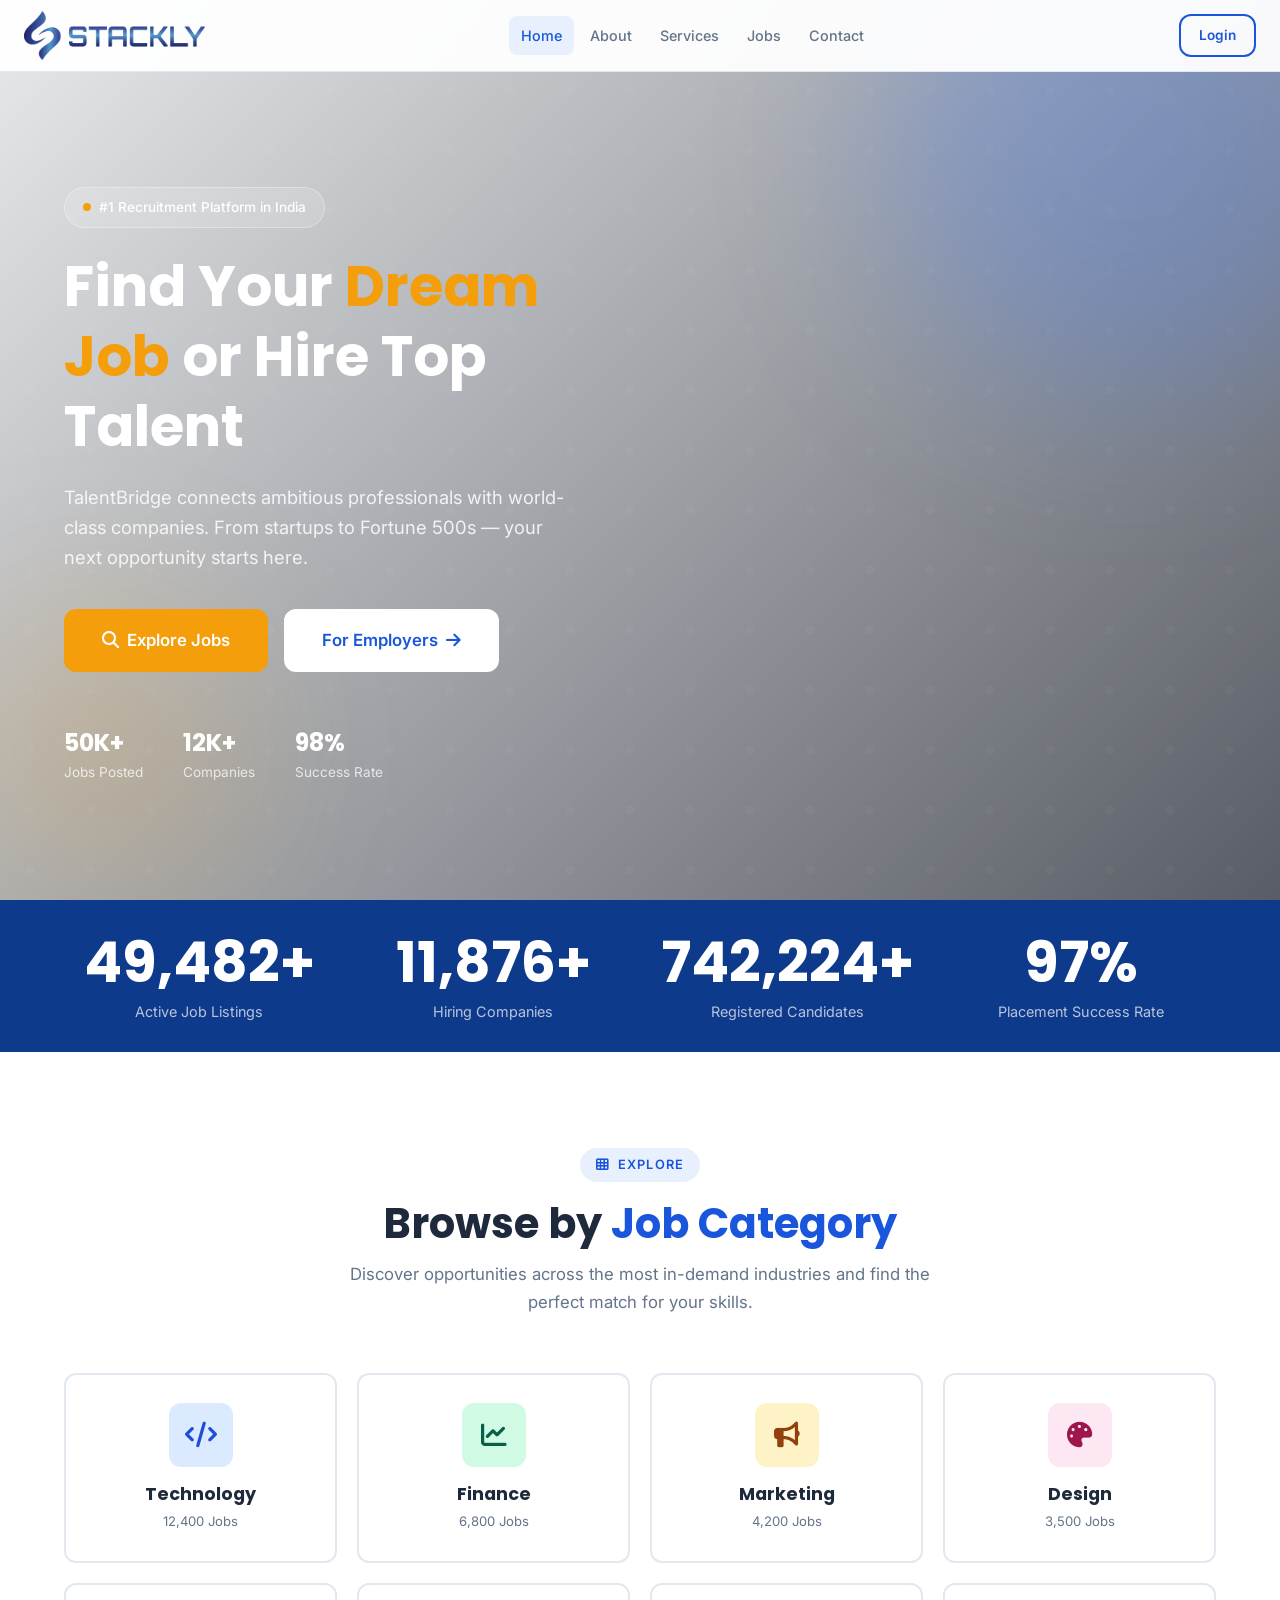
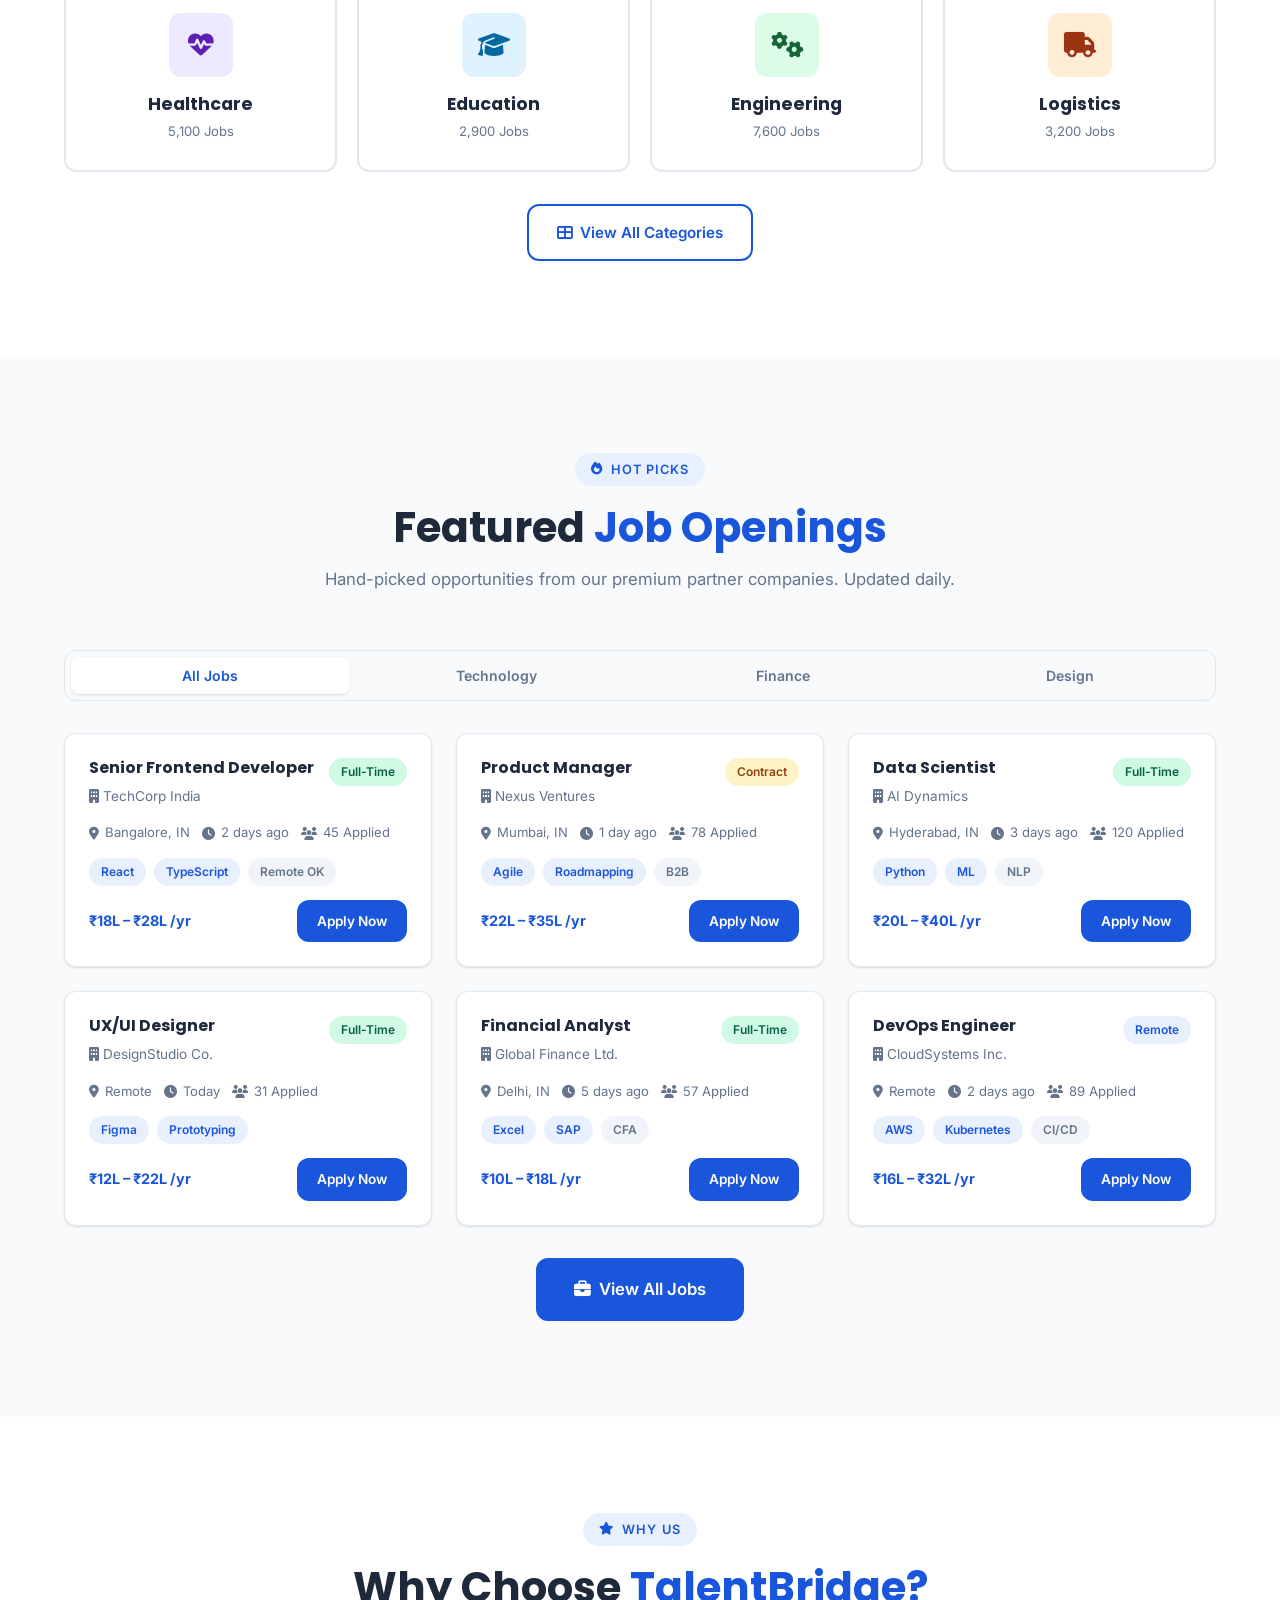
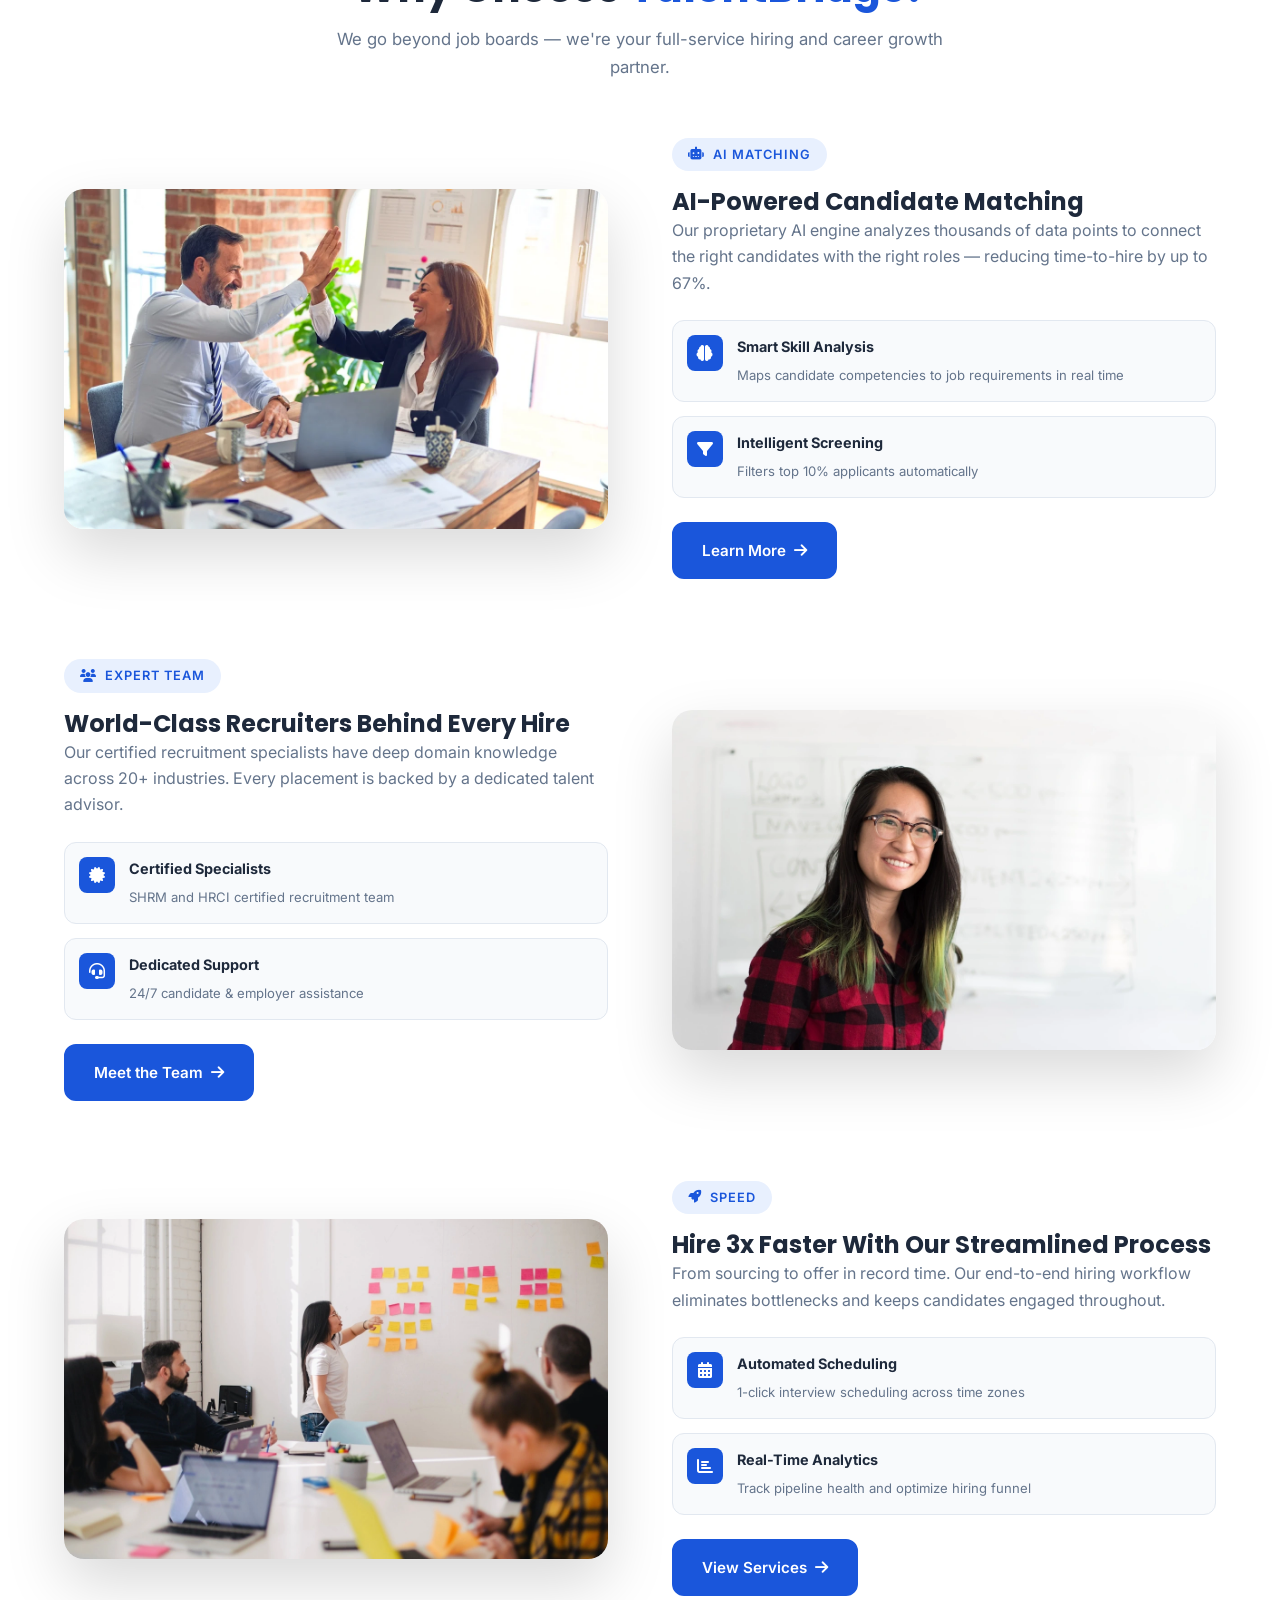
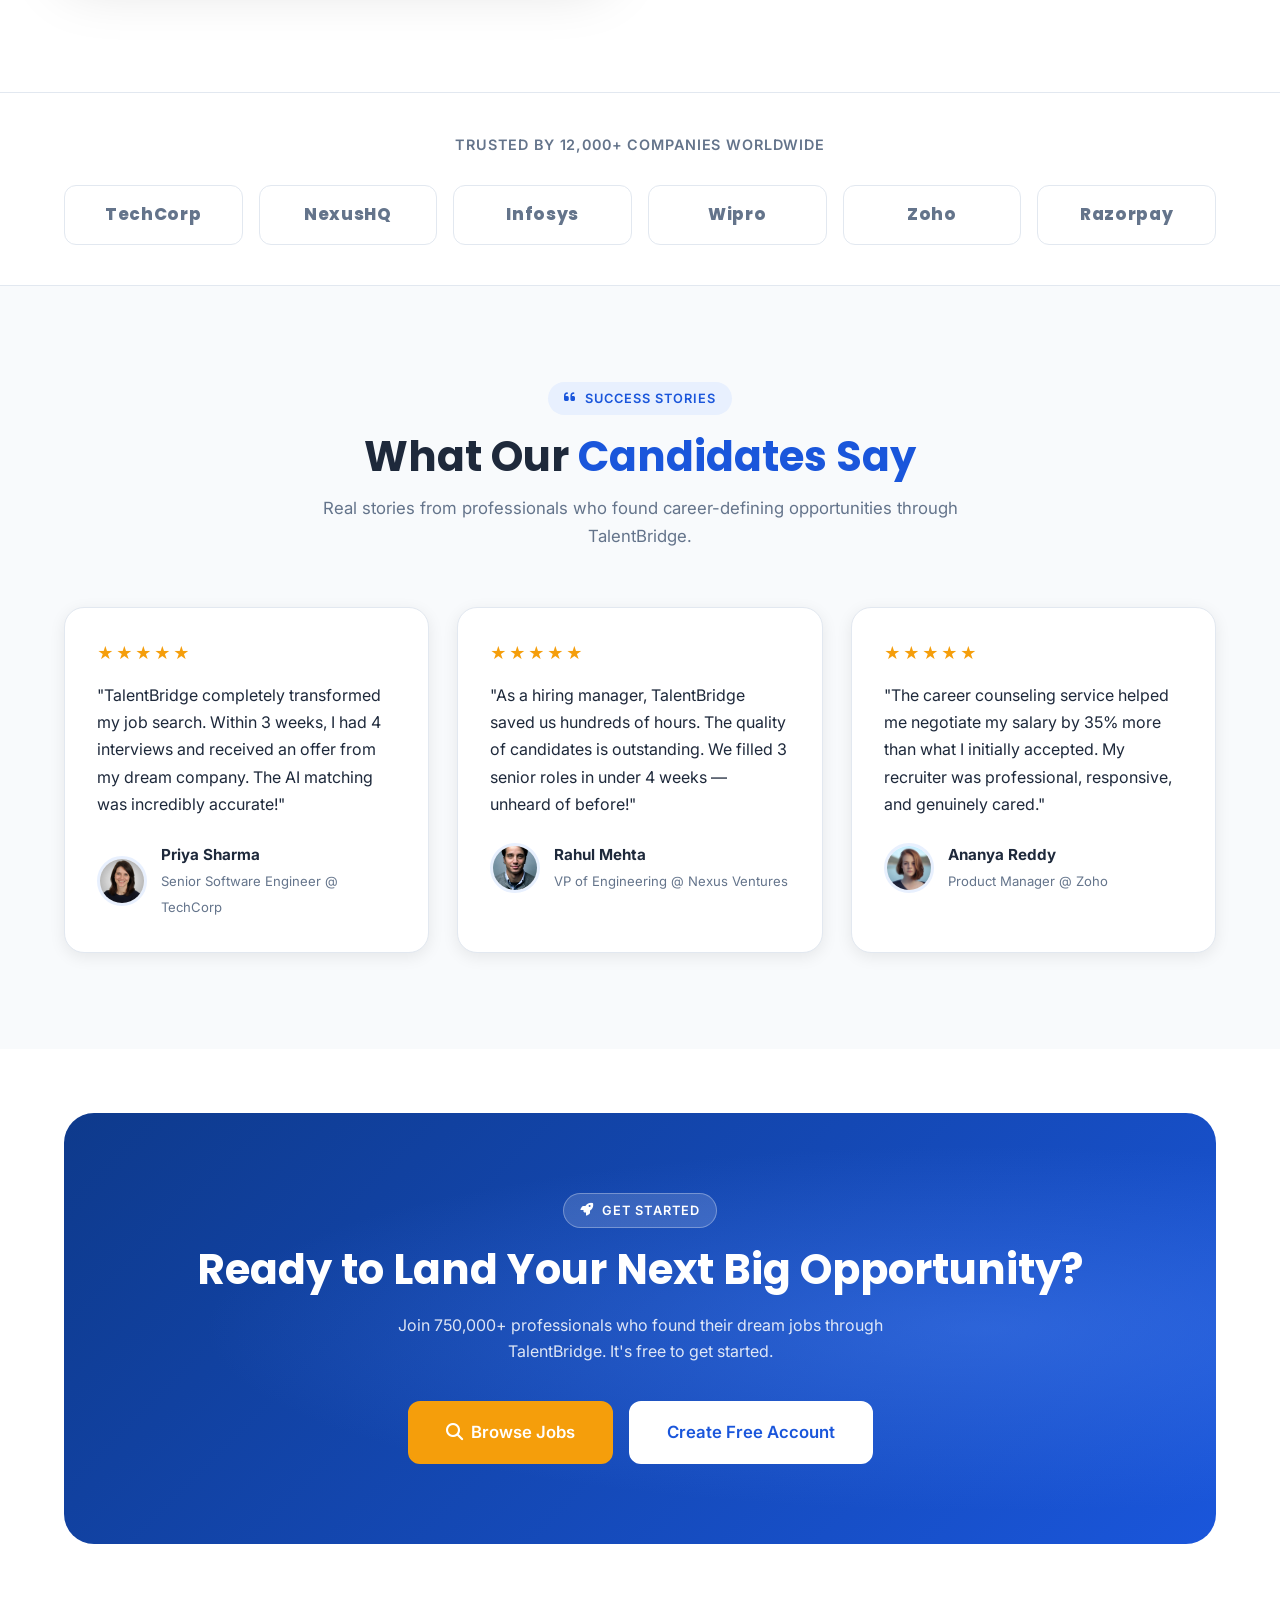
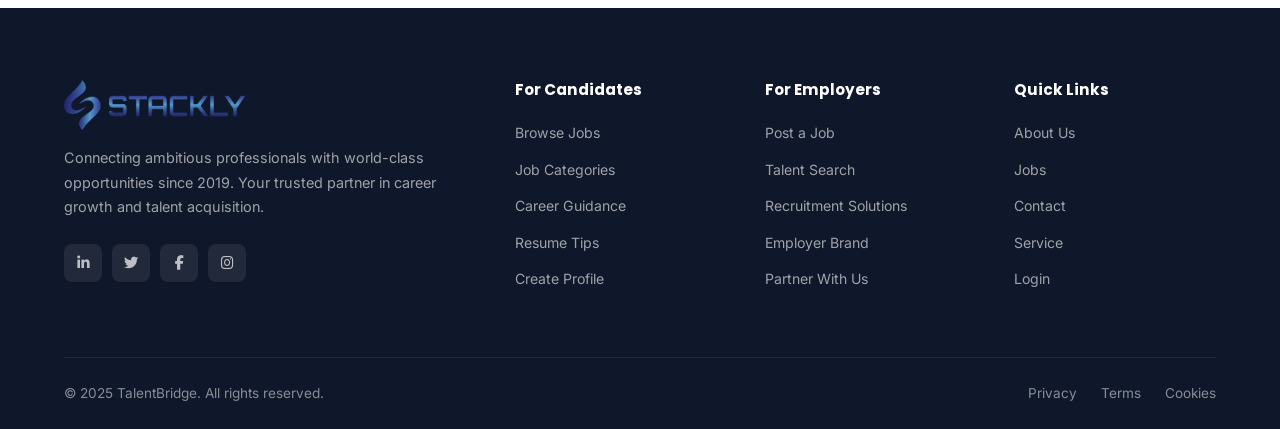
<file: index.html>
<!DOCTYPE html>
<html lang="en">

<head>
  <meta charset="UTF-8" />
  <meta name="viewport" content="width=device-width, initial-scale=1.0" />
  <title>TalentBridge — Connect Top Talent With Great Companies</title>
  <meta name="description"
    content="TalentBridge is a premium recruitment platform that connects companies with exceptional talent. Find your dream job or hire the best candidates today." />
  <link rel="stylesheet" href="styles.css" />
  <link rel="stylesheet" href="styles2.css" />
  <link rel="stylesheet" href="mobile.css" />
  <link rel="stylesheet" href="https://cdnjs.cloudflare.com/ajax/libs/font-awesome/6.5.0/css/all.min.css" />
  <style>
    /* Hero zigzag section */
    .features-zigzag {
      display: flex;
      flex-direction: column;
      gap: 80px;
    }

    .zig-row {
      display: grid;
      grid-template-columns: 1fr 1fr;
      gap: 64px;
      align-items: center;
    }

    .zig-row.reverse {
      direction: rtl;
    }

    .zig-row.reverse>* {
      direction: ltr;
    }

    .zig-img {
      border-radius: var(--radius-lg);
      overflow: hidden;
      box-shadow: var(--shadow-xl);
      position: relative;
    }

    .zig-img img {
      width: 100%;
      height: 340px;
      object-fit: cover;
    }

    .zig-content .section-label {
      display: inline-flex;
    }

    .zig-feature-list {
      margin-top: 24px;
      display: flex;
      flex-direction: column;
      gap: 14px;
    }

    .zig-feature-item {
      display: flex;
      align-items: flex-start;
      gap: 14px;
      padding: 14px;
      border-radius: var(--radius);
      background: var(--bg);
      border: 1px solid var(--border);
      transition: all var(--transition);
    }

    .zig-feature-item:hover {
      border-color: var(--primary);
      background: var(--primary-light);
    }

    .zig-feature-item .icon {
      width: 36px;
      height: 36px;
      border-radius: 8px;
      background: var(--primary);
      color: #fff;
      display: flex;
      align-items: center;
      justify-content: center;
      flex-shrink: 0;
    }

    .zig-feature-item strong {
      display: block;
      font-size: .9rem;
      margin-bottom: 2px;
    }

    .zig-feature-item span {
      font-size: .82rem;
      color: var(--text-muted);
    }

    /* Testimonial carousel controls */
    .testimonials-grid {
      display: grid;
      grid-template-columns: repeat(3, 1fr);
      gap: 28px;
    }

    /* Partners logos styled */
    .partner-item {
      display: flex;
      align-items: center;
      justify-content: center;
      height: 60px;
      padding: 0 20px;
      border-radius: var(--radius);
      border: 1.5px solid var(--border);
      transition: all var(--transition);
      background: #fff;
    }

    .partner-item:hover {
      border-color: var(--primary);
      box-shadow: var(--shadow);
    }

    .partner-item span {
      font-size: 1.05rem;
      font-weight: 800;
      font-family: 'Poppins', sans-serif;
      color: var(--text-muted);
      letter-spacing: .04em;
    }

    .partners-grid {
      display: grid;
      grid-template-columns: repeat(6, 1fr);
      gap: 16px;
    }

    .tab-bar {
      display: flex;
      gap: 8px;
      background: var(--bg);
      border-radius: var(--radius);
      padding: 6px;
      margin-bottom: 32px;
      border: 1px solid var(--border);
    }

    .tab-btn {
      flex: 1;
      padding: 10px 16px;
      border-radius: 8px;
      font-size: .88rem;
      font-weight: 600;
      color: var(--text-muted);
      border: none;
      background: transparent;
      cursor: pointer;
      transition: all var(--transition);
    }

    .tab-btn.active {
      background: #fff;
      color: var(--primary);
      box-shadow: var(--shadow-sm);
    }

    .tab-pane {
      display: none;
    }

    .tab-pane.active {
      display: grid;
      grid-template-columns: repeat(3, 1fr);
      gap: 24px;
    }

    .logo {
      display: flex;
      align-items: center;
    }

    .logo-img {
      height: 50px;
      width: auto;
      object-fit: contain;
    }
  </style>
</head>

<body>

  <!-- ══════════════ NAVBAR ══════════════ -->
  <nav class="navbar">
    <div class="navbar-inner">
      <a href="index.html" class="navbar-logo">
        <img src="assest/Stackly-logo-Blue.webp" alt="stackly" class="logo-img">
      </a>
      <div class="navbar-nav">
        <a href="index.html" class="active">Home</a><a href="about.html">About</a><a href="services.html">Services</a><a
          href="jobs.html">Jobs</a><a href="contact.html">Contact</a>
      </div>
      <div class="navbar-actions">
        <a href="login.html" class="btn btn-secondary btn-sm">Login</a>

      </div>
      <div class="hamburger" id="hamburger"><span></span><span></span><span></span></div>
    </div>
  </nav>
  <div class="mobile-menu" id="mobileMenu">
    <a href="index.html">Home</a><a href="about.html">About</a><a href="services.html">Services</a><a
      href="jobs.html">Jobs</a><a href="contact.html">Contact</a>
    <div class="mobile-actions"><a href="login.html" class="btn btn-secondary">Login</a></div>
  </div>

  <!-- ══════════════ HERO ══════════════ -->
  <section class="hero"
    style="position:relative; overflow:hidden; background:linear-gradient(135deg,rgba(27, 27, 27, 0.075) 0%,rgba(49, 53, 63, 0.8) 100%)">
    <video src="assest/hero_animation.mp4" autoplay loop muted playsinline
      style="position:absolute; top:0; left:0; width:100%; height:100%; object-fit:cover; z-index:-1;"></video>
    <div class="hero-blob hero-blob-1"></div>
    <div class="hero-blob hero-blob-2"></div>
    <div class="container" style="position:relative; z-index:1;">
      <div class="grid-2" style="align-items:center;">
        <div class="hero-content" style="animation:fadeInLeft .8s ease both;">
          <span class="hero-badge">
            <span class="dot"></span>
            #1 Recruitment Platform in India
          </span>
          <h1>Find Your <span>Dream Job</span> or Hire Top Talent</h1>
          <p>TalentBridge connects ambitious professionals with world-class companies. From startups to Fortune 500s —
            your next opportunity starts here.</p>
          <div class="hero-actions">
            <a href="jobs.html" class="btn btn-accent btn-lg"><i class="fas fa-search"></i> Explore Jobs</a>
            <a href="services.html" class="btn btn-white btn-lg">For Employers <i class="fas fa-arrow-right"></i></a>
          </div>
          <div class="hero-stats">
            <div class="hero-stat">
              <strong><h3 data-target="50" data-suffix="K+" style="color: #fff;">0</h3></strong>
              <span>Jobs Posted</span>
            </div>
            <div class="hero-stat">
              <strong><h3 data-target="12" data-suffix="K+" style="color: #fff;">0</h3></strong>
              <span>Companies</span>
            </div>
            <div class="hero-stat">
              <strong><h3 data-target="98" data-suffix="%" style="color: #fff;">0</h3></strong>
              <span>Success Rate</span>
            </div>
          </div>
        </div>
     
      </div>
    </div>
  </section>

  <!-- ══════════════ SEARCH BAR ══════════════ -->


  <!-- ══════════════ STATS BAR ══════════════ -->
  <div class="stats-bar">
    <div class="container">
      <div class="stat-item">
        <strong><h1 data-target="50000" data-suffix="+" style="color: #fff;">0</h1></strong>
        <span>Active Job Listings</span>
      </div>
      <div class="stat-item">
        <strong><h1 data-target="12000" data-suffix="+" style="color: #fff;">0</h1></strong>
        <span>Hiring Companies</span>
      </div>
      <div class="stat-item">
        <strong><h1 data-target="750000" data-suffix="+" style="color: #fff;">0</h1></strong>
        <span>Registered Candidates</span>
      </div>
      <div class="stat-item">
        <strong><h1 data-target="98" data-suffix="%" style="color: #fff;">0</h1></strong>
        <span>Placement Success Rate</span>
      </div>
    </div>
  </div>

  <!-- ══════════════ JOB CATEGORIES ══════════════ -->
  <section class="section bg-white">
    <div class="container">
      <div class="section-header animate-on-scroll">
        <span class="section-label"><i class="fas fa-th"></i> Explore</span>
        <h2>Browse by <span class="text-primary">Job Category</span></h2>
        <p>Discover opportunities across the most in-demand industries and find the perfect match for your skills.
        </p>
      </div>
      <div class="grid-4" style="gap:20px;">
        <div class="category-card animate-on-scroll stagger-1">
          <div class="category-icon" style="background:#dbeafe; color:#1d4ed8;"><i class="fas fa-code"></i></div>
          <h4>Technology</h4>
          <p style="font-size:.82rem; color:var(--text-muted);">12,400 Jobs</p>
        </div>
        <div class="category-card animate-on-scroll stagger-2">
          <div class="category-icon" style="background:#d1fae5; color:#065f46;"><i class="fas fa-chart-line"></i>
          </div>
          <h4>Finance</h4>
          <p style="font-size:.82rem; color:var(--text-muted);">6,800 Jobs</p>
        </div>
        <div class="category-card animate-on-scroll stagger-3">
          <div class="category-icon" style="background:#fef3c7; color:#92400e;"><i class="fas fa-bullhorn"></i>
          </div>
          <h4>Marketing</h4>
          <p style="font-size:.82rem; color:var(--text-muted);">4,200 Jobs</p>
        </div>
        <div class="category-card animate-on-scroll stagger-4">
          <div class="category-icon" style="background:#fce7f3; color:#9d174d;"><i class="fas fa-palette"></i></div>
          <h4>Design</h4>
          <p style="font-size:.82rem; color:var(--text-muted);">3,500 Jobs</p>
        </div>
        <div class="category-card animate-on-scroll stagger-1">
          <div class="category-icon" style="background:#ede9fe; color:#5b21b6;"><i class="fas fa-heartbeat"></i>
          </div>
          <h4>Healthcare</h4>
          <p style="font-size:.82rem; color:var(--text-muted);">5,100 Jobs</p>
        </div>
        <div class="category-card animate-on-scroll stagger-2">
          <div class="category-icon" style="background:#e0f2fe; color:#0369a1;"><i class="fas fa-graduation-cap"></i>
          </div>
          <h4>Education</h4>
          <p style="font-size:.82rem; color:var(--text-muted);">2,900 Jobs</p>
        </div>
        <div class="category-card animate-on-scroll stagger-3">
          <div class="category-icon" style="background:#dcfce7; color:#166534;"><i class="fas fa-cogs"></i></div>
          <h4>Engineering</h4>
          <p style="font-size:.82rem; color:var(--text-muted);">7,600 Jobs</p>
        </div>
        <div class="category-card animate-on-scroll stagger-4">
          <div class="category-icon" style="background:#ffedd5; color:#9a3412;"><i class="fas fa-truck"></i></div>
          <h4>Logistics</h4>
          <p style="font-size:.82rem; color:var(--text-muted);">3,200 Jobs</p>
        </div>
      </div>
      <div class="text-center mt-32">
        <a href="404.html" class="btn btn-secondary"><i class="fas fa-th-large"></i> View All Categories</a>
      </div>
    </div>
  </section>

  <!-- ══════════════ FEATURED JOBS ══════════════ -->
  <section class="section" style="background:var(--bg);">
    <div class="container">
      <div class="section-header animate-on-scroll">
        <span class="section-label"><i class="fas fa-fire"></i> Hot Picks</span>
        <h2>Featured <span class="text-primary">Job Openings</span></h2>
        <p>Hand-picked opportunities from our premium partner companies. Updated daily.</p>
      </div>
      <div class="tab-bar">
        <button class="tab-btn active" data-group="jobs" data-tab="all">All Jobs</button>
        <button class="tab-btn" data-group="jobs" data-tab="tech">Technology</button>
        <button class="tab-btn" data-group="jobs" data-tab="finance">Finance</button>
        <button class="tab-btn" data-group="jobs" data-tab="design">Design</button>
      </div>
      <div class="tab-pane active" data-group="jobs" data-tab="all">
        <div class="job-card animate-on-scroll stagger-1">
          <div class="job-card-header">
            <div>
              <h4>Senior Frontend Developer</h4>
              <span class="company-name"><i class="fas fa-building"></i> TechCorp India</span>
            </div>
            <span class="badge badge-green">Full-Time</span>
          </div>
          <div class="job-meta">
            <span><i class="fas fa-map-marker-alt"></i> Bangalore, IN</span>
            <span><i class="fas fa-clock"></i> 2 days ago</span>
            <span><i class="fas fa-users"></i> 45 Applied</span>
          </div>
          <div class="job-tags">
            <span class="badge badge-blue">React</span>
            <span class="badge badge-blue">TypeScript</span>
            <span class="badge badge-gray">Remote OK</span>
          </div>
          <div class="job-footer">
            <span class="salary">₹18L – ₹28L /yr</span>
            <a href="404.html" class="btn btn-primary btn-sm">Apply Now</a>
          </div>
        </div>
        <div class="job-card animate-on-scroll stagger-2">
          <div class="job-card-header">
            <div>
              <h4>Product Manager</h4>
              <span class="company-name"><i class="fas fa-building"></i> Nexus Ventures</span>
            </div>
            <span class="badge badge-amber">Contract</span>
          </div>
          <div class="job-meta">
            <span><i class="fas fa-map-marker-alt"></i> Mumbai, IN</span>
            <span><i class="fas fa-clock"></i> 1 day ago</span>
            <span><i class="fas fa-users"></i> 78 Applied</span>
          </div>
          <div class="job-tags">
            <span class="badge badge-blue">Agile</span>
            <span class="badge badge-blue">Roadmapping</span>
            <span class="badge badge-gray">B2B</span>
          </div>
          <div class="job-footer">
            <span class="salary">₹22L – ₹35L /yr</span>
            <a href="404.html" class="btn btn-primary btn-sm">Apply Now</a>
          </div>
        </div>
        <div class="job-card animate-on-scroll stagger-3">
          <div class="job-card-header">
            <div>
              <h4>Data Scientist</h4>
              <span class="company-name"><i class="fas fa-building"></i> AI Dynamics</span>
            </div>
            <span class="badge badge-green">Full-Time</span>
          </div>
          <div class="job-meta">
            <span><i class="fas fa-map-marker-alt"></i> Hyderabad, IN</span>
            <span><i class="fas fa-clock"></i> 3 days ago</span>
            <span><i class="fas fa-users"></i> 120 Applied</span>
          </div>
          <div class="job-tags">
            <span class="badge badge-blue">Python</span>
            <span class="badge badge-blue">ML</span>
            <span class="badge badge-gray">NLP</span>
          </div>
          <div class="job-footer">
            <span class="salary">₹20L – ₹40L /yr</span>
            <a href="404.html" class="btn btn-primary btn-sm">Apply Now</a>
          </div>
        </div>
        <div class="job-card animate-on-scroll stagger-1">
          <div class="job-card-header">
            <div>
              <h4>UX/UI Designer</h4>
              <span class="company-name"><i class="fas fa-building"></i> DesignStudio Co.</span>
            </div>
            <span class="badge badge-green">Full-Time</span>
          </div>
          <div class="job-meta">
            <span><i class="fas fa-map-marker-alt"></i> Remote</span>
            <span><i class="fas fa-clock"></i> Today</span>
            <span><i class="fas fa-users"></i> 31 Applied</span>
          </div>
          <div class="job-tags">
            <span class="badge badge-blue">Figma</span>
            <span class="badge badge-blue">Prototyping</span>
          </div>
          <div class="job-footer">
            <span class="salary">₹12L – ₹22L /yr</span>
            <a href="404.html" class="btn btn-primary btn-sm">Apply Now</a>
          </div>
        </div>
        <div class="job-card animate-on-scroll stagger-2">
          <div class="job-card-header">
            <div>
              <h4>Financial Analyst</h4>
              <span class="company-name"><i class="fas fa-building"></i> Global Finance Ltd.</span>
            </div>
            <span class="badge badge-green">Full-Time</span>
          </div>
          <div class="job-meta">
            <span><i class="fas fa-map-marker-alt"></i> Delhi, IN</span>
            <span><i class="fas fa-clock"></i> 5 days ago</span>
            <span><i class="fas fa-users"></i> 57 Applied</span>
          </div>
          <div class="job-tags">
            <span class="badge badge-blue">Excel</span>
            <span class="badge badge-blue">SAP</span>
            <span class="badge badge-gray">CFA</span>
          </div>
          <div class="job-footer">
            <span class="salary">₹10L – ₹18L /yr</span>
            <a href="404.html" class="btn btn-primary btn-sm">Apply Now</a>
          </div>
        </div>
        <div class="job-card animate-on-scroll stagger-3">
          <div class="job-card-header">
            <div>
              <h4>DevOps Engineer</h4>
              <span class="company-name"><i class="fas fa-building"></i> CloudSystems Inc.</span>
            </div>
            <span class="badge badge-blue">Remote</span>
          </div>
          <div class="job-meta">
            <span><i class="fas fa-map-marker-alt"></i> Remote</span>
            <span><i class="fas fa-clock"></i> 2 days ago</span>
            <span><i class="fas fa-users"></i> 89 Applied</span>
          </div>
          <div class="job-tags">
            <span class="badge badge-blue">AWS</span>
            <span class="badge badge-blue">Kubernetes</span>
            <span class="badge badge-gray">CI/CD</span>
          </div>
          <div class="job-footer">
            <span class="salary">₹16L – ₹32L /yr</span>
            <a href="404.html" class="btn btn-primary btn-sm">Apply Now</a>
          </div>
        </div>
      </div>
      <div class="tab-pane" data-group="jobs" data-tab="tech">
        <div class="job-card">
          <div class="job-card-header">
            <div>
              <h4>Senior Frontend Developer</h4><span class="company-name">TechCorp India</span>
            </div><span class="badge badge-green">Full-Time</span>
          </div>
          <div class="job-meta"><span><i class="fas fa-map-marker-alt"></i> Bangalore</span></div>
          <div class="job-footer"><span class="salary">₹18L – ₹28L /yr</span><a href="404.html"
              class="btn btn-primary btn-sm">Apply</a></div>
        </div>
        <div class="job-card">
          <div class="job-card-header">
            <div>
              <h4>DevOps Engineer</h4><span class="company-name">CloudSystems Inc.</span>
            </div><span class="badge badge-blue">Remote</span>
          </div>
          <div class="job-meta"><span><i class="fas fa-map-marker-alt"></i> Remote</span></div>
          <div class="job-footer"><span class="salary">₹16L – ₹32L /yr</span><a href="404.html"
              class="btn btn-primary btn-sm">Apply</a></div>
        </div>
        <div class="job-card">
          <div class="job-card-header">
            <div>
              <h4>Data Scientist</h4><span class="company-name">AI Dynamics</span>
            </div><span class="badge badge-green">Full-Time</span>
          </div>
          <div class="job-meta"><span><i class="fas fa-map-marker-alt"></i> Hyderabad</span></div>
          <div class="job-footer"><span class="salary">₹20L – ₹40L /yr</span><a href="404.html"
              class="btn btn-primary btn-sm">Apply</a></div>
        </div>
      </div>
      <div class="tab-pane" data-group="jobs" data-tab="finance">
        <div class="job-card">
          <div class="job-card-header">
            <div>
              <h4>Financial Analyst</h4><span class="company-name">Global Finance Ltd.</span>
            </div><span class="badge badge-green">Full-Time</span>
          </div>
          <div class="job-meta"><span><i class="fas fa-map-marker-alt"></i> Delhi</span></div>
          <div class="job-footer"><span class="salary">₹10L – ₹18L /yr</span><a href="404.html"
              class="btn btn-primary btn-sm">Apply</a></div>
        </div>
        <div class="job-card">
          <div class="job-card-header">
            <div>
              <h4>Investment Banker</h4><span class="company-name">Prime Capital</span>
            </div><span class="badge badge-amber">Contract</span>
          </div>
          <div class="job-meta"><span><i class="fas fa-map-marker-alt"></i> Mumbai</span></div>
          <div class="job-footer"><span class="salary">₹25L – ₹60L /yr</span><a href="404.html"
              class="btn btn-primary btn-sm">Apply</a></div>
        </div>
      </div>
      <div class="tab-pane" data-group="jobs" data-tab="design">
        <div class="job-card">
          <div class="job-card-header">
            <div>
              <h4>UX/UI Designer</h4><span class="company-name">DesignStudio Co.</span>
            </div><span class="badge badge-green">Full-Time</span>
          </div>
          <div class="job-meta"><span><i class="fas fa-map-marker-alt"></i> Remote</span></div>
          <div class="job-footer"><span class="salary">₹12L – ₹22L /yr</span><a href="404.html"
              class="btn btn-primary btn-sm">Apply</a></div>
        </div>
        <div class="job-card">
          <div class="job-card-header">
            <div>
              <h4>Brand Designer</h4><span class="company-name">Creative Labs</span>
            </div><span class="badge badge-green">Full-Time</span>
          </div>
          <div class="job-meta"><span><i class="fas fa-map-marker-alt"></i> Bangalore</span></div>
          <div class="job-footer"><span class="salary">₹8L – ₹16L /yr</span><a href="404.html"
              class="btn btn-primary btn-sm">Apply</a></div>
        </div>
      </div>
      <div class="text-center mt-32">
        <a href="jobs.html" class="btn btn-primary btn-lg"><i class="fas fa-briefcase"></i> View All Jobs</a>
      </div>
    </div>
  </section>

  <!-- ══════════════ WHY CHOOSE US (Zigzag) ══════════════ -->
  <section class="section bg-white">
    <div class="container">
      <div class="section-header animate-on-scroll">
        <span class="section-label"><i class="fas fa-star"></i> Why us</span>
        <h2>Why Choose <span class="text-primary">TalentBridge?</span></h2>
        <p>We go beyond job boards — we're your full-service hiring and career growth partner.</p>
      </div>
      <div class="features-zigzag">
        <div class="zig-row animate-on-scroll">
          <div class="zig-img">
            <img src="assest/index2.webp" alt="AI-powered matching" />
          </div>
          <div class="zig-content">
            <span class="section-label"><i class="fas fa-robot"></i> AI Matching</span>
            <h3>AI-Powered Candidate Matching</h3>
            <p>Our proprietary AI engine analyzes thousands of data points to connect the right candidates with the
              right roles — reducing time-to-hire by up to 67%.</p>
            <div class="zig-feature-list">
              <div class="zig-feature-item">
                <div class="icon"><i class="fas fa-brain"></i></div>
                <div><strong>Smart Skill Analysis</strong><span>Maps candidate competencies to job requirements in
                    real
                    time</span></div>
              </div>
              <div class="zig-feature-item">
                <div class="icon"><i class="fas fa-filter"></i></div>
                <div><strong>Intelligent Screening</strong><span>Filters top 10% applicants automatically</span>
                </div>
              </div>
            </div>
            <div class="mt-24"><a href="404.html" class="btn btn-primary">Learn More <i
                  class="fas fa-arrow-right"></i></a></div>
          </div>
        </div>
        <div class="zig-row reverse animate-on-scroll">
          <div class="zig-img">
            <img src="assest/index3.webp" alt="Expert recruiters" />
          </div>
          <div class="zig-content">
            <span class="section-label"><i class="fas fa-users"></i> Expert Team</span>
            <h3>World-Class Recruiters Behind Every Hire</h3>
            <p>Our certified recruitment specialists have deep domain knowledge across 20+ industries. Every
              placement
              is backed by a dedicated talent advisor.</p>
            <div class="zig-feature-list">
              <div class="zig-feature-item">
                <div class="icon"><i class="fas fa-certificate"></i></div>
                <div><strong>Certified Specialists</strong><span>SHRM and HRCI certified recruitment team</span>
                </div>
              </div>
              <div class="zig-feature-item">
                <div class="icon"><i class="fas fa-headset"></i></div>
                <div><strong>Dedicated Support</strong><span>24/7 candidate & employer assistance</span></div>
              </div>
            </div>
            <div class="mt-24"><a href="404.html" class="btn btn-primary">Meet the Team <i
                  class="fas fa-arrow-right"></i></a></div>
          </div>
        </div>
        <div class="zig-row animate-on-scroll">
          <div class="zig-img">
            <img src="assest/index4.webp" alt="Fast hiring process" />
          </div>
          <div class="zig-content">
            <span class="section-label"><i class="fas fa-rocket"></i> Speed</span>
            <h3>Hire 3x Faster With Our Streamlined Process</h3>
            <p>From sourcing to offer in record time. Our end-to-end hiring workflow eliminates bottlenecks and
              keeps
              candidates engaged throughout.</p>
            <div class="zig-feature-list">
              <div class="zig-feature-item">
                <div class="icon"><i class="fas fa-calendar-alt"></i></div>
                <div><strong>Automated Scheduling</strong><span>1-click interview scheduling across time
                    zones</span>
                </div>
              </div>
              <div class="zig-feature-item">
                <div class="icon"><i class="fas fa-chart-bar"></i></div>
                <div><strong>Real-Time Analytics</strong><span>Track pipeline health and optimize hiring
                    funnel</span>
                </div>
              </div>
            </div>
            <div class="mt-24"><a href="404.html" class="btn btn-primary">View Services <i
                  class="fas fa-arrow-right"></i></a></div>
          </div>
        </div>
      </div>
    </div>
  </section>

  <!-- ══════════════ COMPANY PARTNERS ══════════════ -->
  <section class="section-sm partners-strip">
    <div class="container">
      <p class="text-center text-muted mb-0"
        style="margin-bottom:28px; font-size:.9rem; font-weight:600; letter-spacing:.06em; text-transform:uppercase;">
        Trusted by 12,000+ Companies Worldwide</p>
      <div class="partners-grid animate-on-scroll">
        <div class="partner-item"><span>TechCorp</span></div>
        <div class="partner-item"><span>NexusHQ</span></div>
        <div class="partner-item"><span>Infosys</span></div>
        <div class="partner-item"><span>Wipro</span></div>
        <div class="partner-item"><span>Zoho</span></div>
        <div class="partner-item"><span>Razorpay</span></div>
      </div>
    </div>
  </section>

  <!-- ══════════════ TESTIMONIALS ══════════════ -->
  <section class="section" style="background:var(--bg);">
    <div class="container">
      <div class="section-header animate-on-scroll">
        <span class="section-label"><i class="fas fa-quote-left"></i> Success Stories</span>
        <h2>What Our <span class="text-primary">Candidates Say</span></h2>
        <p>Real stories from professionals who found career-defining opportunities through TalentBridge.</p>
      </div>
      <div class="testimonials-grid">
        <div class="testimonial-card animate-on-scroll stagger-1">
          <div class="testimonial-stars">★★★★★</div>
          <blockquote>"TalentBridge completely transformed my job search. Within 3 weeks, I had 4 interviews and
            received an offer from my dream company. The AI matching was incredibly accurate!"</blockquote>
          <div class="testimonial-author">
            <img src="assest/uifaces-popular-avatar (1) (1).webp" alt="Priya Sharma" />
            <div>
              <strong>Priya Sharma</strong>
              <span>Senior Software Engineer @ TechCorp</span>
            </div>
          </div>
        </div>
        <div class="testimonial-card animate-on-scroll stagger-2">
          <div class="testimonial-stars">★★★★★</div>
          <blockquote>"As a hiring manager, TalentBridge saved us hundreds of hours. The quality of candidates is
            outstanding. We filled 3 senior roles in under 4 weeks — unheard of before!"</blockquote>
          <div class="testimonial-author">
            <img src="assest/avatar2.webp" alt="Rahul Mehta" />
            <div>
              <strong>Rahul Mehta</strong>
              <span>VP of Engineering @ Nexus Ventures</span>
            </div>
          </div>
        </div>
        <div class="testimonial-card animate-on-scroll stagger-3">
          <div class="testimonial-stars">★★★★★</div>
          <blockquote>"The career counseling service helped me negotiate my salary by 35% more than what I initially
            accepted. My recruiter was professional, responsive, and genuinely cared."</blockquote>
          <div class="testimonial-author">
            <img src="assest/avatar3.webp" alt="Ananya Reddy" />
            <div>
              <strong>Ananya Reddy</strong>
              <span>Product Manager @ Zoho</span>
            </div>
          </div>
        </div>
      </div>
    </div>
  </section>

  <!-- ══════════════ CTA BANNER ══════════════ -->
  <section class="section-sm" style="background:#fff; padding:64px 0;">
    <div class="container">
      <div class="cta-banner animate-on-scroll">
        <div class="content">
          <span class="section-label"
            style="background:rgba(255,255,255,.15); color:#fff; border:1px solid rgba(255,255,255,.3);"><i
              class="fas fa-rocket"></i> Get Started</span>
          <h2>Ready to Land Your Next Big Opportunity?</h2>
          <p>Join 750,000+ professionals who found their dream jobs through TalentBridge. It's free to get started.
          </p>
          <div class="btn-group">
            <a href="jobs.html" class="btn btn-accent btn-lg"><i class="fas fa-search"></i> Browse Jobs</a>
            <a href="login.html" class="btn btn-white btn-lg">Create Free Account</a>
          </div>
        </div>
      </div>
    </div>
  </section>

  <!-- ══════════════ FOOTER ══════════════ -->
  <footer class="footer">
    <div class="container">
      <div class="footer-grid">
        <div class="footer-brand">
          <a href="index.html" class="navbar-logo" style="margin-bottom:16px; display:flex;">
            <img src="assest/Stackly-logo-Blue.webp" alt="stackly" class="logo-img">
          </a>
          <p>Connecting ambitious professionals with world-class opportunities since 2019. Your trusted partner in
            career growth and talent acquisition.</p>
          <div class="footer-social">
            <a href="404.html"><i class="fab fa-linkedin-in"></i></a>
            <a href="404.html"><i class="fab fa-twitter"></i></a>
            <a href="404.html"><i class="fab fa-facebook-f"></i></a>
            <a href="404.html"><i class="fab fa-instagram"></i></a>
          </div>
        </div>
        <div class="footer-col">
          <h5>For Candidates</h5>
          <ul>
            <li><a href="404.html">Browse Jobs</a></li>
            <li><a href="404.html">Job Categories</a></li>
            <li><a href="404.html">Career Guidance</a></li>
            <li><a href="404.html">Resume Tips</a></li>
            <li><a href="404.html">Create Profile</a></li>
          </ul>
        </div>
        <div class="footer-col">
          <h5>For Employers</h5>
          <ul>
            <li><a href="404.html">Post a Job</a></li>
            <li><a href="404.html">Talent Search</a></li>
            <li><a href="404.html">Recruitment Solutions</a></li>
            <li><a href="404.html">Employer Brand</a></li>
            <li><a href="404.html">Partner With Us</a></li>
          </ul>
        </div>
        <div class="footer-col">
          <h5>Quick Links</h5>
          <ul>
            <li><a href="about.html">About Us</a></li>
            <li><a href="jobs.html">Jobs</a></li>
            <li><a href="contact.html">Contact</a></li>
            <li><a href="services.html">Service</a></li>
            <li><a href="login.html">Login</a></li>
          </ul>
        </div>
      </div>
      <div class="footer-bottom">
        <p>&copy; 2025 TalentBridge. All rights reserved.</p>
        <div class="footer-bottom-links">
          <a href="404.html">Privacy</a>
          <a href="404.html">Terms</a>
          <a href="404.html">Cookies</a>
        </div>
      </div>
    </div>
  </footer>

  <script src="script.js"></script>
</body>

</html>
</file>
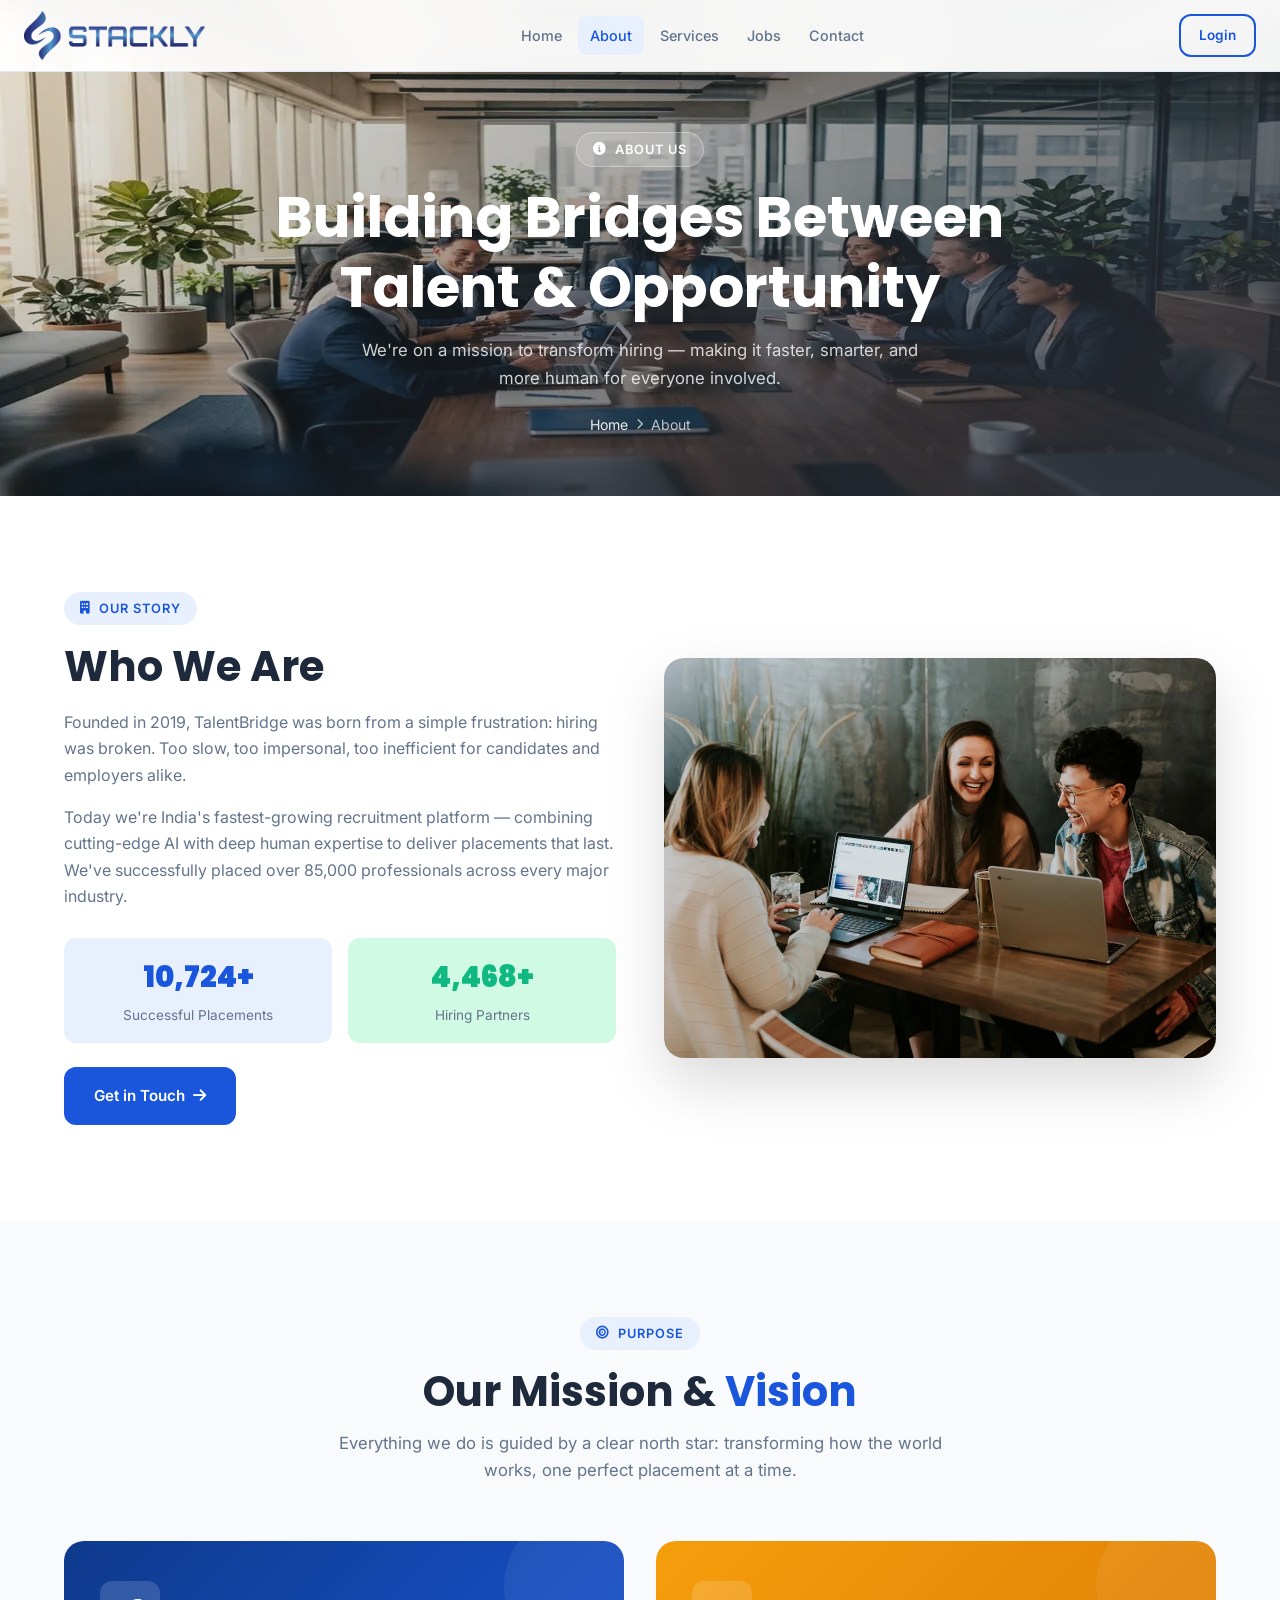
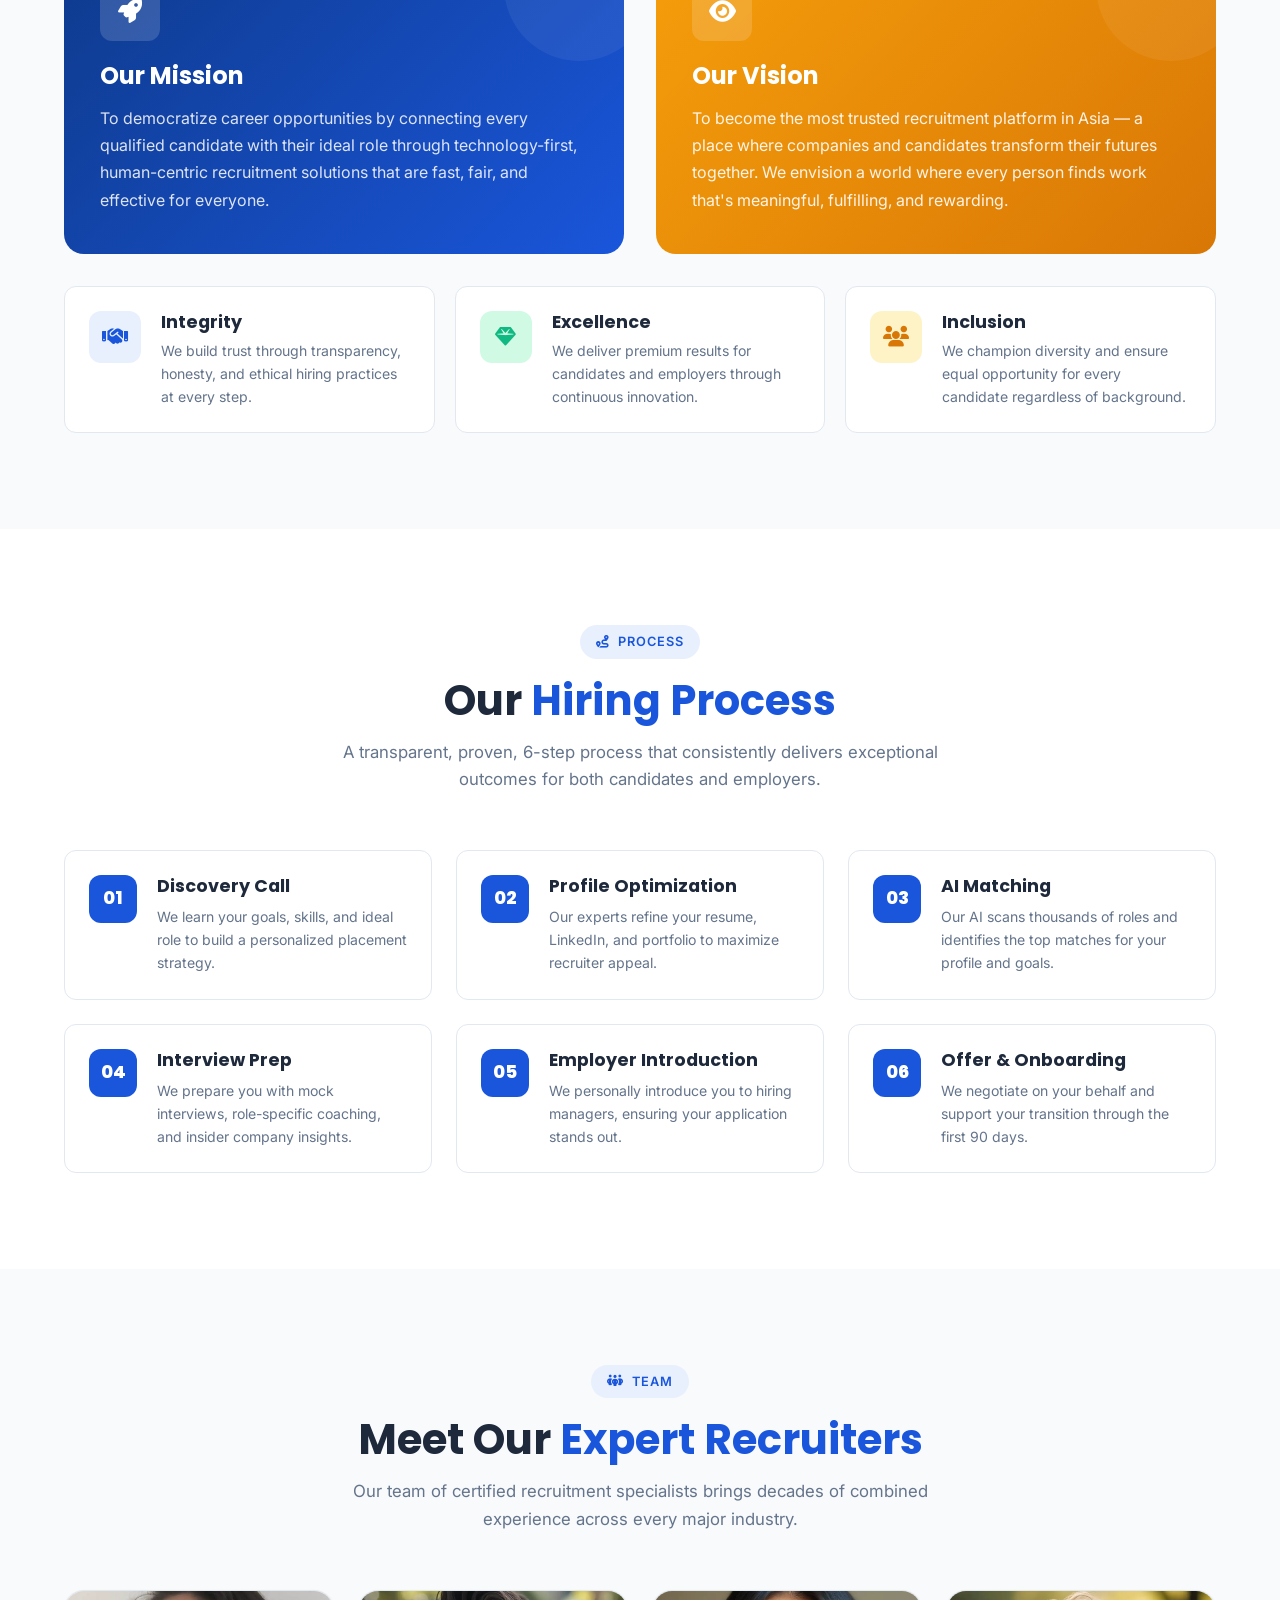
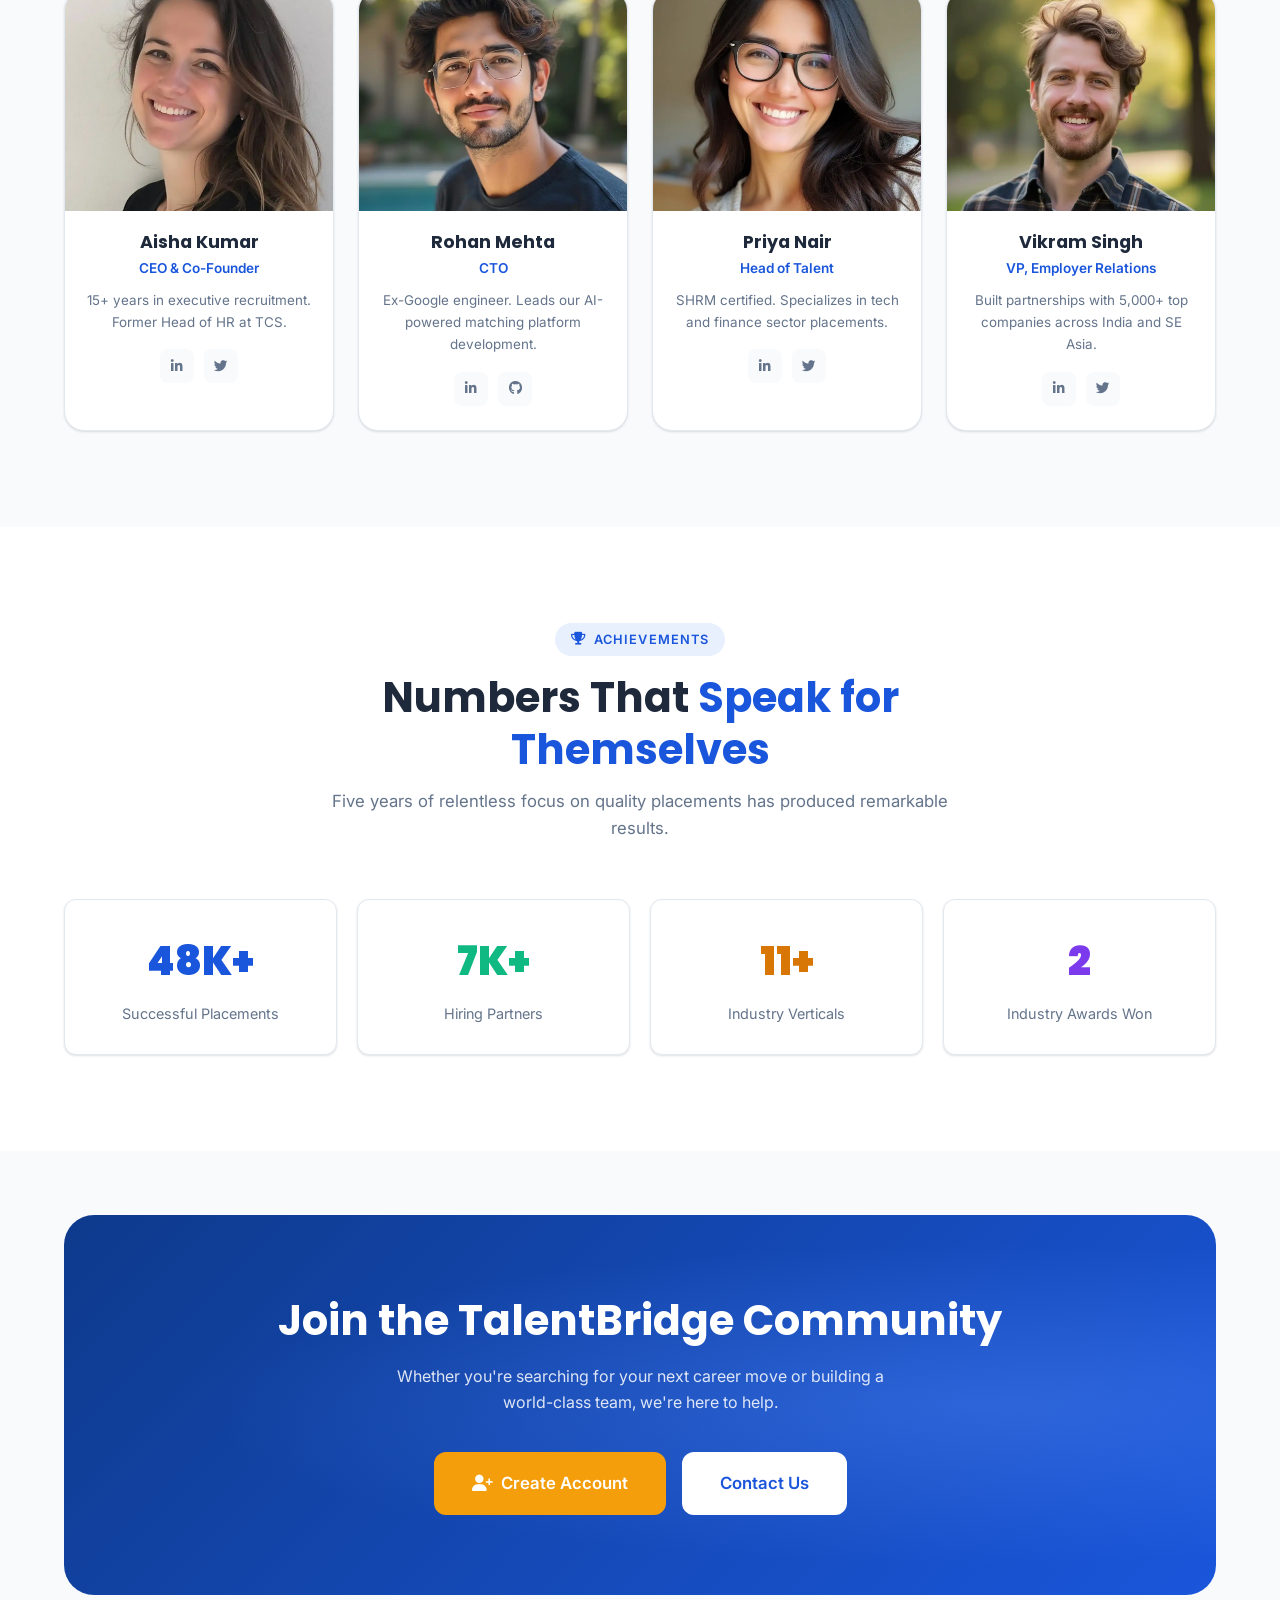
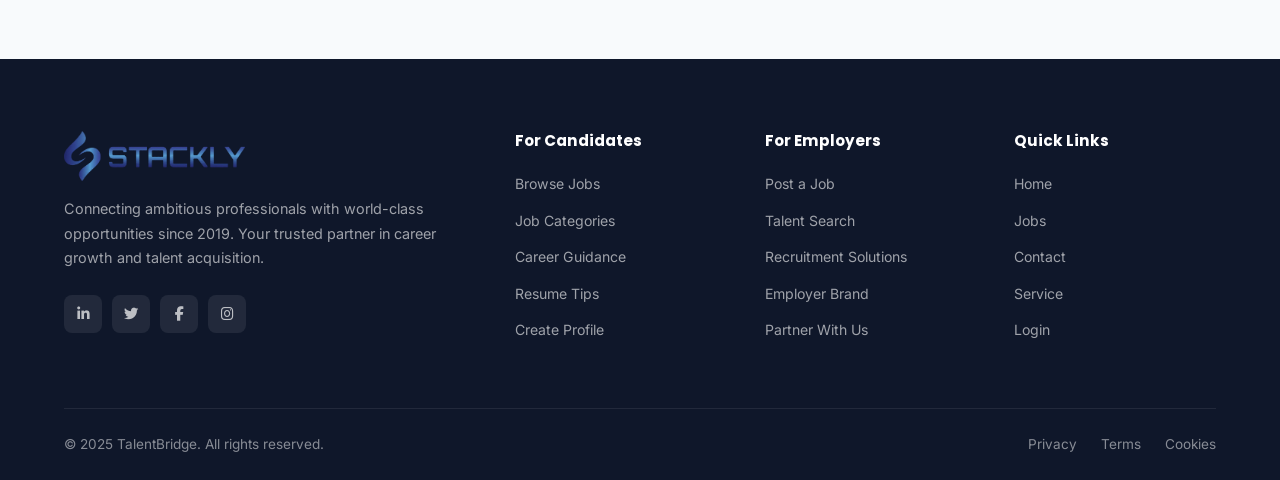
<file: about.html>
<!DOCTYPE html>
<html lang="en">

<head>
  <meta charset="UTF-8" />
  <meta name="viewport" content="width=device-width, initial-scale=1.0" />
  <title>About Us — TalentBridge Recruitment Platform</title>
  <meta name="description"
    content="Learn about TalentBridge's mission to connect top talent with great companies. Meet our expert recruitment team and discover our hiring process." />
  <link rel="stylesheet" href="styles.css" />
  <link rel="stylesheet" href="styles2.css" />
  <link rel="stylesheet" href="mobile.css" />
  <link rel="stylesheet" href="https://cdnjs.cloudflare.com/ajax/libs/font-awesome/6.5.0/css/all.min.css" />
  <style>
    .team-card {
      background: #fff;
      border-radius: var(--radius-lg);
      overflow: hidden;
      border: 1px solid var(--border);
      box-shadow: var(--shadow-sm);
      transition: all var(--transition);
      text-align: center;
    }

    .team-card:hover {
      transform: translateY(-6px);
      box-shadow: var(--shadow-lg);
    }

    .team-card-img {
      width: 100%;
      height: 220px;
      object-fit: cover;
    }

    .team-card-body {
      padding: 20px 20px 24px;
    }

    .team-card-body h4 {
      margin-bottom: 4px;
    }

    .team-card-body .role {
      font-size: .85rem;
      color: var(--primary);
      font-weight: 600;
      margin-bottom: 10px;
    }

    .team-card-body p {
      font-size: .84rem;
      color: var(--text-muted);
    }

    .team-social {
      display: flex;
      justify-content: center;
      gap: 10px;
      margin-top: 16px;
    }

    .team-social a {
      width: 34px;
      height: 34px;
      border-radius: 8px;
      background: var(--bg);
      display: flex;
      align-items: center;
      justify-content: center;
      font-size: .85rem;
      color: var(--text-muted);
      transition: all var(--transition);
    }

    .team-social a:hover {
      background: var(--primary);
      color: #fff;
    }

    .achievement-card {
      background: #fff;
      border-radius: var(--radius);
      padding: 28px 24px;
      text-align: center;
      border: 1px solid var(--border);
      box-shadow: var(--shadow-sm);
    }

    .achievement-num {
      font-size: 2.5rem;
      font-weight: 900;
      font-family: 'Poppins', sans-serif;
      color: var(--primary);
      display: block;
    }

    .value-card {
      display: flex;
      gap: 20px;
      align-items: flex-start;
      background: #fff;
      border-radius: var(--radius);
      padding: 24px;
      border: 1px solid var(--border);
      transition: all var(--transition);
    }

    .value-card:hover {
      border-color: var(--primary);
      box-shadow: var(--shadow);
    }

    .value-icon {
      width: 52px;
      height: 52px;
      border-radius: var(--radius);
      background: var(--primary-light);
      color: var(--primary);
      display: flex;
      align-items: center;
      justify-content: center;
      font-size: 1.3rem;
      flex-shrink: 0;
    }
  </style>
</head>

<body>

  <!-- NAVBAR -->
  <nav class="navbar">
    <div class="navbar-inner">
      <a href="index.html" class="navbar-logo">
        <img src="assest/Stackly-logo-Blue.webp" alt="stackly" class="logo-img">
      </a>
      <div class="navbar-nav">
        <a href="index.html">Home</a><a href="about.html" class="active">About</a><a href="services.html">Services</a><a
          href="jobs.html">Jobs</a><a href="contact.html">Contact</a>
      </div>
      <div class="navbar-actions">
        <a href="login.html" class="btn btn-secondary btn-sm">Login</a>

      </div>
      <div class="hamburger" id="hamburger"><span></span><span></span><span></span></div>
    </div>
  </nav>
  <div class="mobile-menu" id="mobileMenu">
    <a href="index.html">Home</a><a href="about.html">About</a><a href="services.html">Services</a><a
      href="jobs.html">Jobs</a><a href="contact.html">Contact</a>
    <div class="mobile-actions"><a href="login.html" class="btn btn-secondary">Login</a></div>
  </div>

  <!-- PAGE HERO -->
  <section class="page-hero"
    style="background:linear-gradient(135deg,rgba(27, 27, 27, 0.075) 0%,rgba(49, 53, 63, 0.8) 100%),url('assest/hero_about.webp') center/cover no-repeat;">
    <div class="container" style="position:relative; z-index:1;">
      <span class="section-label"
        style="background:rgba(255,255,255,.15); color:#fff; border:1px solid rgba(255,255,255,.3); margin-bottom:16px;"><i
          class="fas fa-info-circle"></i> About Us</span>
      <h1>Building Bridges Between <br />Talent &amp; Opportunity</h1>
      <p>We're on a mission to transform hiring — making it faster, smarter, and more human for everyone involved.</p>
      <div class="breadcrumb"><a href="index.html">Home</a><i class="fas fa-chevron-right"
          style="font-size:.7rem;"></i><span>About</span></div>
    </div>
  </section>

  <!-- ABOUT BRAND (Zigzag) -->
  <section class="section bg-white">
    <div class="container">
      <div class="grid-2">
        <div class="animate-on-scroll">
          <span class="section-label"><i class="fas fa-building"></i> Our Story</span>
          <h2>Who We Are</h2>
          <p style="margin:16px 0;">Founded in 2019, TalentBridge was born from a simple frustration: hiring was broken.
            Too slow, too impersonal, too inefficient for candidates and employers alike.</p>
          <p>Today we're India's fastest-growing recruitment platform — combining cutting-edge AI with deep human
            expertise to deliver placements that last. We've successfully placed over 85,000 professionals across every
            major industry.</p>
          <div class="grid-2" style="gap:16px; margin-top:28px;">
            <div style="padding:16px; background:var(--primary-light); border-radius:var(--radius); text-align:center;">
              <strong
                style="font-size:1.8rem; font-weight:900; color:var(--primary); display:block; font-family:'Poppins',sans-serif;"><span
                  data-target="12000" data-suffix="+">0</span></strong>
              <span style="font-size:.85rem; color:var(--text-muted);">Successful Placements</span>
            </div>
            <div style="padding:16px; background:#d1fae5; border-radius:var(--radius); text-align:center;">
              <strong
                style="font-size:1.8rem; font-weight:900; color:var(--success); display:block; font-family:'Poppins',sans-serif;"><span
                  data-target="5000" data-suffix="+">0</span></strong>
              <span style="font-size:.85rem; color:var(--text-muted);">Hiring Partners</span>
            </div>
          </div>
          <div class="mt-24"><a href="contact.html" class="btn btn-primary">Get in Touch <i
                class="fas fa-arrow-right"></i></a></div>
        </div>
        <div class="animate-on-scroll"
          style="border-radius:var(--radius-lg); overflow:hidden; box-shadow:var(--shadow-xl);">
          <img src="assest/about1.webp" alt="TalentBridge team collaborating"
            style="width:100%; height:400px; object-fit:cover;" />
        </div>
      </div>
    </div>
  </section>

  <!-- MISSION & VISION -->
  <section class="section" style="background:var(--bg);">
    <div class="container">
      <div class="section-header animate-on-scroll">
        <span class="section-label"><i class="fas fa-bullseye"></i> Purpose</span>
        <h2>Our Mission &amp; <span class="text-primary">Vision</span></h2>
        <p>Everything we do is guided by a clear north star: transforming how the world works, one perfect placement at
          a time.</p>
      </div>
      <div class="grid-2" style="gap:32px;">
        <div class="animate-on-scroll stagger-1"
          style="background:linear-gradient(135deg,var(--secondary),var(--primary)); border-radius:var(--radius-lg); padding:40px 36px; color:#fff; position:relative; overflow:hidden;">
          <div
            style="position:absolute; top:-30px; right:-30px; width:150px; height:150px; border-radius:50%; background:rgba(255,255,255,.06);">
          </div>
          <div
            style="width:60px; height:60px; background:rgba(255,255,255,.15); border-radius:var(--radius); display:flex; align-items:center; justify-content:center; font-size:1.5rem; color:#fff; margin-bottom:20px;">
            <i class="fas fa-rocket"></i>
          </div>
          <h3 style="color:#fff; margin-bottom:14px;">Our Mission</h3>
          <p style="color:rgba(255,255,255,.85); line-height:1.7;">To democratize career opportunities by connecting
            every qualified candidate with their ideal role through technology-first, human-centric recruitment
            solutions that are fast, fair, and effective for everyone.</p>
        </div>
        <div class="animate-on-scroll stagger-2"
          style="background:linear-gradient(135deg,#f59e0b,#d97706); border-radius:var(--radius-lg); padding:40px 36px; color:#fff; position:relative; overflow:hidden;">
          <div
            style="position:absolute; top:-30px; right:-30px; width:150px; height:150px; border-radius:50%; background:rgba(255,255,255,.06);">
          </div>
          <div
            style="width:60px; height:60px; background:rgba(255,255,255,.15); border-radius:var(--radius); display:flex; align-items:center; justify-content:center; font-size:1.5rem; color:#fff; margin-bottom:20px;">
            <i class="fas fa-eye"></i>
          </div>
          <h3 style="color:#fff; margin-bottom:14px;">Our Vision</h3>
          <p style="color:rgba(255,255,255,.9); line-height:1.7;">To become the most trusted recruitment platform in
            Asia — a place where companies and candidates transform their futures together. We envision a world where
            every person finds work that's meaningful, fulfilling, and rewarding.</p>
        </div>
      </div>
      <div class="grid-3" style="margin-top:32px; gap:20px;">
        <div class="value-card animate-on-scroll stagger-1">
          <div class="value-icon"><i class="fas fa-handshake"></i></div>
          <div>
            <h4>Integrity</h4>
            <p style="font-size:.88rem; margin-top:6px;">We build trust through transparency, honesty, and ethical
              hiring practices at every step.</p>
          </div>
        </div>
        <div class="value-card animate-on-scroll stagger-2">
          <div class="value-icon" style="background:#d1fae5; color:var(--success);"><i class="fas fa-gem"></i></div>
          <div>
            <h4>Excellence</h4>
            <p style="font-size:.88rem; margin-top:6px;">We deliver premium results for candidates and employers through
              continuous innovation.</p>
          </div>
        </div>
        <div class="value-card animate-on-scroll stagger-3">
          <div class="value-icon" style="background:#fef3c7; color:var(--accent-dark);"><i class="fas fa-users"></i>
          </div>
          <div>
            <h4>Inclusion</h4>
            <p style="font-size:.88rem; margin-top:6px;">We champion diversity and ensure equal opportunity for every
              candidate regardless of background.</p>
          </div>
        </div>
      </div>
    </div>
  </section>

  <!-- HIRING PROCESS -->
  <section class="section bg-white">
    <div class="container">
      <div class="section-header animate-on-scroll">
        <span class="section-label"><i class="fas fa-route"></i> Process</span>
        <h2>Our <span class="text-primary">Hiring Process</span></h2>
        <p>A transparent, proven, 6-step process that consistently delivers exceptional outcomes for both candidates and
          employers.</p>
      </div>
      <div class="grid-3" style="gap:24px;">
        <div class="process-step animate-on-scroll stagger-1">
          <div class="step-num">01</div>
          <div>
            <h4 style="margin-bottom:8px;">Discovery Call</h4>
            <p style="font-size:.88rem;">We learn your goals, skills, and ideal role to build a personalized placement
              strategy.</p>
          </div>
        </div>
        <div class="process-step animate-on-scroll stagger-2">
          <div class="step-num">02</div>
          <div>
            <h4 style="margin-bottom:8px;">Profile Optimization</h4>
            <p style="font-size:.88rem;">Our experts refine your resume, LinkedIn, and portfolio to maximize recruiter
              appeal.</p>
          </div>
        </div>
        <div class="process-step animate-on-scroll stagger-3">
          <div class="step-num">03</div>
          <div>
            <h4 style="margin-bottom:8px;">AI Matching</h4>
            <p style="font-size:.88rem;">Our AI scans thousands of roles and identifies the top matches for your profile
              and goals.</p>
          </div>
        </div>
        <div class="process-step animate-on-scroll stagger-1">
          <div class="step-num">04</div>
          <div>
            <h4 style="margin-bottom:8px;">Interview Prep</h4>
            <p style="font-size:.88rem;">We prepare you with mock interviews, role-specific coaching, and insider
              company insights.</p>
          </div>
        </div>
        <div class="process-step animate-on-scroll stagger-2">
          <div class="step-num">05</div>
          <div>
            <h4 style="margin-bottom:8px;">Employer Introduction</h4>
            <p style="font-size:.88rem;">We personally introduce you to hiring managers, ensuring your application
              stands out.</p>
          </div>
        </div>
        <div class="process-step animate-on-scroll stagger-3">
          <div class="step-num">06</div>
          <div>
            <h4 style="margin-bottom:8px;">Offer &amp; Onboarding</h4>
            <p style="font-size:.88rem;">We negotiate on your behalf and support your transition through the first 90
              days.</p>
          </div>
        </div>
      </div>
    </div>
  </section>

  <!-- TEAM -->
  <section class="section" style="background:var(--bg);">
    <div class="container">
      <div class="section-header animate-on-scroll">
        <span class="section-label"><i class="fas fa-people-group"></i> Team</span>
        <h2>Meet Our <span class="text-primary">Expert Recruiters</span></h2>
        <p>Our team of certified recruitment specialists brings decades of combined experience across every major
          industry.</p>
      </div>
      <div class="grid-4" style="gap:24px;">
        <div class="team-card animate-on-scroll stagger-1">
          <img src="assest/uifaces-popular-avatar (7).webp" alt="Aisha Kumar" class="team-card-img" />
          <div class="team-card-body">
            <h4>Aisha Kumar</h4>
            <p class="role">CEO &amp; Co-Founder</p>
            <p>15+ years in executive recruitment. Former Head of HR at TCS.</p>
            <div class="team-social"><a href="404.html"><i class="fab fa-linkedin-in"></i></a><a href="404.html"><i
                  class="fab fa-twitter"></i></a></div>
          </div>
        </div>
        <div class="team-card animate-on-scroll stagger-2">
          <img src="assest/uifaces-popular-avatar (4) (1).webp" alt="Rohan Mehta" class="team-card-img" />
          <div class="team-card-body">
            <h4>Rohan Mehta</h4>
            <p class="role">CTO</p>
            <p>Ex-Google engineer. Leads our AI-powered matching platform development.</p>
            <div class="team-social"><a href="404.html"><i class="fab fa-linkedin-in"></i></a><a href="404.html"><i
                  class="fab fa-github"></i></a></div>
          </div>
        </div>
        <div class="team-card animate-on-scroll stagger-3">
          <img src="assest/uifaces-popular-avatar (3) (1).webp" alt="Priya Nair" class="team-card-img" />
          <div class="team-card-body">
            <h4>Priya Nair</h4>
            <p class="role">Head of Talent</p>
            <p>SHRM certified. Specializes in tech and finance sector placements.</p>
            <div class="team-social"><a href="404.html"><i class="fab fa-linkedin-in"></i></a><a href="404.html"><i
                  class="fab fa-twitter"></i></a></div>
          </div>
        </div>
        <div class="team-card animate-on-scroll stagger-4">
          <img src="assest/uifaces-popular-avatar (2) (1).webp" alt="Vikram Singh" class="team-card-img" />
          <div class="team-card-body">
            <h4>Vikram Singh</h4>
            <p class="role">VP, Employer Relations</p>
            <p>Built partnerships with 5,000+ top companies across India and SE Asia.</p>
            <div class="team-social"><a href="404.html"><i class="fab fa-linkedin-in"></i></a><a href="404.html"><i
                  class="fab fa-twitter"></i></a></div>
          </div>
        </div>
      </div>
    </div>
  </section>

  <!-- ACHIEVEMENTS -->
  <section class="section bg-white">
    <div class="container">
      <div class="section-header animate-on-scroll">
        <span class="section-label"><i class="fas fa-trophy"></i> Achievements</span>
        <h2>Numbers That <span class="text-primary">Speak for Themselves</span></h2>
        <p>Five years of relentless focus on quality placements has produced remarkable results.</p>
      </div>
      <div class="grid-4" style="gap:20px;">
        <div class="achievement-card animate-on-scroll stagger-1">
          <span class="achievement-num"><span data-target="85" data-suffix="K+">0</span></span>
          <p style="font-size:.9rem; margin-top:8px;">Successful Placements</p>
        </div>
        <div class="achievement-card animate-on-scroll stagger-2">
          <span class="achievement-num" style="color:var(--success);"><span data-target="12"
              data-suffix="K+">0</span></span>
          <p style="font-size:.9rem; margin-top:8px;">Hiring Partners</p>
        </div>
        <div class="achievement-card animate-on-scroll stagger-3">
          <span class="achievement-num" style="color:var(--accent-dark);"><span data-target="20"
              data-suffix="+">0</span></span>
          <p style="font-size:.9rem; margin-top:8px;">Industry Verticals</p>
        </div>
        <div class="achievement-card animate-on-scroll stagger-4">
          <span class="achievement-num" style="color:#7c3aed;"><span data-target="4" data-suffix="">0</span></span>
          <p style="font-size:.9rem; margin-top:8px;">Industry Awards Won</p>
        </div>
      </div>
    </div>
  </section>

  <!-- CTA -->
  <section class="section-sm" style="background:var(--bg); padding:64px 0;">
    <div class="container">
      <div class="cta-banner animate-on-scroll">
        <div class="content">
          <h2>Join the TalentBridge Community</h2>
          <p>Whether you're searching for your next career move or building a world-class team, we're here to help.</p>
          <div class="btn-group">
            <a href="login.html" class="btn btn-accent btn-lg"><i class="fas fa-user-plus"></i> Create Account</a>
            <a href="contact.html" class="btn btn-white btn-lg">Contact Us</a>
          </div>
        </div>
      </div>
    </div>
  </section>

  <!-- FOOTER -->
  <footer class="footer">
    <div class="container">
      <div class="footer-grid">
        <div class="footer-brand">
          <a href="index.html" class="navbar-logo" style="margin-bottom:16px; display:flex;">
            <img src="assest/Stackly-logo-Blue.webp" alt="stackly" class="logo-img">
          </a>
          <p>Connecting ambitious professionals with world-class opportunities since 2019. Your trusted partner in
            career growth and talent acquisition.</p>
          <div class="footer-social">
            <a href="404.html"><i class="fab fa-linkedin-in"></i></a>
            <a href="404.html"><i class="fab fa-twitter"></i></a>
            <a href="404.html"><i class="fab fa-facebook-f"></i></a>
            <a href="404.html"><i class="fab fa-instagram"></i></a>
          </div>
        </div>
        <div class="footer-col">
          <h5>For Candidates</h5>
          <ul>
            <li><a href="404.html">Browse Jobs</a></li>
            <li><a href="404.html">Job Categories</a></li>
            <li><a href="404.html">Career Guidance</a></li>
            <li><a href="404.html">Resume Tips</a></li>
            <li><a href="404.html">Create Profile</a></li>
          </ul>
        </div>
        <div class="footer-col">
          <h5>For Employers</h5>
          <ul>
            <li><a href="404.html">Post a Job</a></li>
            <li><a href="404.html">Talent Search</a></li>
            <li><a href="404.html">Recruitment Solutions</a></li>
            <li><a href="404.html">Employer Brand</a></li>
            <li><a href="404.html">Partner With Us</a></li>
          </ul>
        </div>
        <div class="footer-col">
          <h5>Quick Links</h5>
          <ul>
            <li><a href="index.html">Home</a></li>
            <li><a href="jobs.html">Jobs</a></li>
            <li><a href="contact.html">Contact</a></li>
            <li><a href="services.html">Service</a></li>
            <li><a href="login.html">Login</a></li>
          </ul>
        </div>
      </div>
      <div class="footer-bottom">
        <p>&copy; 2025 TalentBridge. All rights reserved.</p>
        <div class="footer-bottom-links">
          <a href="404.html">Privacy</a>
          <a href="404.html">Terms</a>
          <a href="404.html">Cookies</a>
        </div>
      </div>
    </div>
  </footer>

  <script src="script.js"></script>
</body>

</html>
</file>
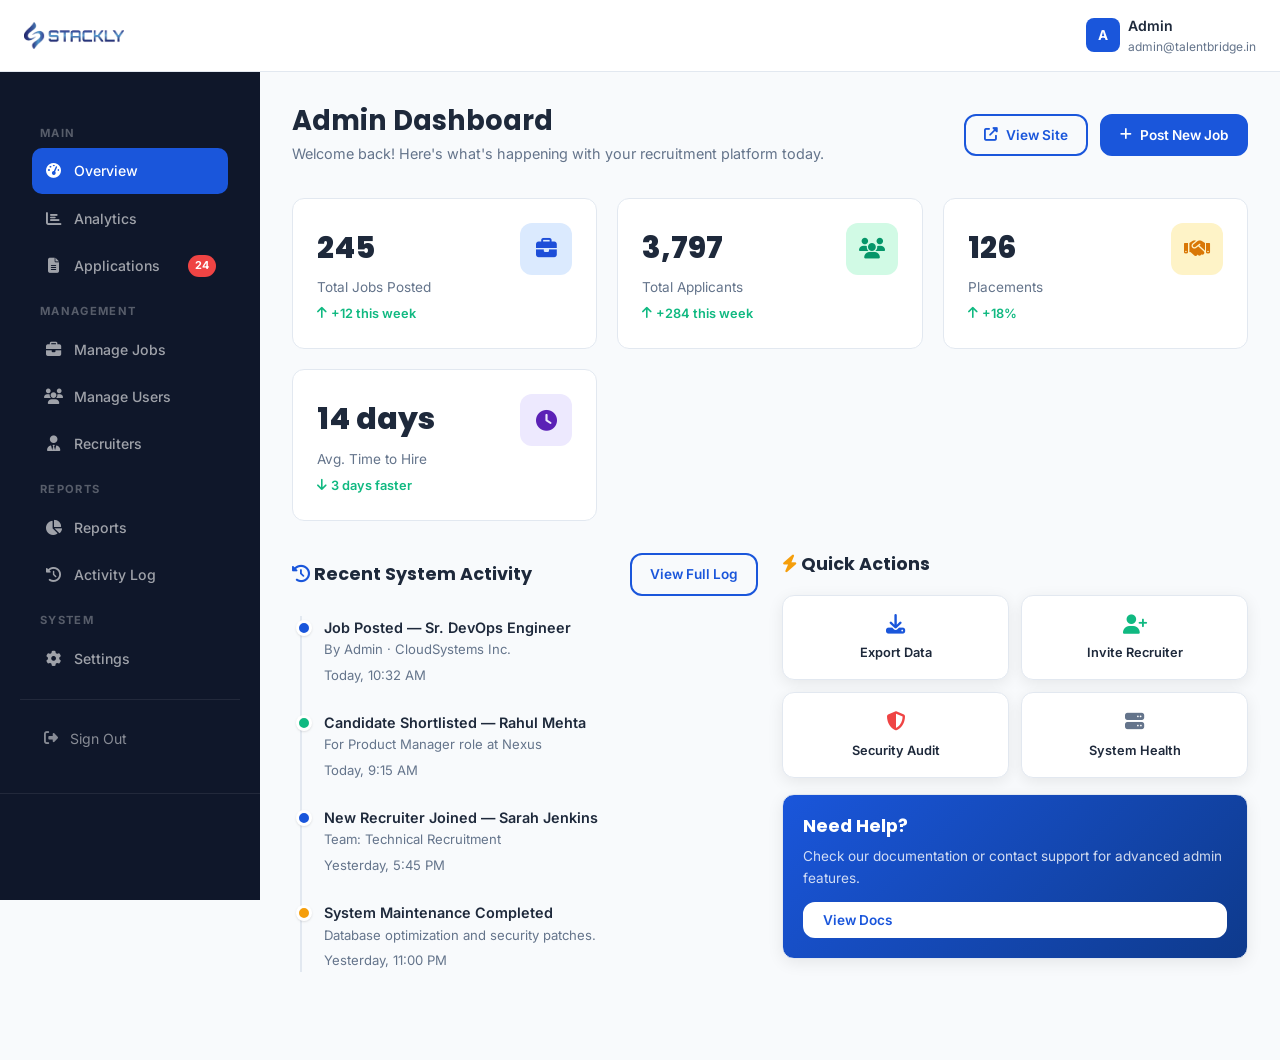
<file: admin-dashboard.html>
<!DOCTYPE html>
<html lang="en">

<head>
  <meta charset="UTF-8" />
  <meta name="viewport" content="width=device-width, initial-scale=1.0" />
  <title>Admin Dashboard — TalentBridge</title>
  <meta name="description"
    content="TalentBridge Admin Dashboard — manage job posts, applicants, users, and view recruitment analytics." />
  <link rel="stylesheet" href="styles.css" />
  <link rel="stylesheet" href="styles2.css" />
  <link rel="stylesheet" href="mobile.css" />
  <link rel="stylesheet" href="https://cdnjs.cloudflare.com/ajax/libs/font-awesome/6.5.0/css/all.min.css" />

</head>

<body class="dashboard-page">

  <!-- TOP NAVBAR -->
  <nav class="navbar">
    <div class="navbar-inner" style="max-width: 100%;">
      <a href="index.html" class="navbar-logo">
        <img src="assest/Stackly-logo-Blue.webp" alt="stackly" class="logo-img" style="width: 100px;">
      </a>

      <div class="navbar-actions" style="gap:16px;">
        <div style="display:flex; align-items:center; gap:8px;">
          <div
            style="width:34px; height:34px; background:var(--primary); border-radius:8px; display:flex; align-items:center; justify-content:center; color:#fff; font-size:.85rem; font-weight:700;">
            A</div>
          <div style="font-size:.88rem;">
            <div style="font-weight:600;">Admin</div>
            <div
              style="font-size:.75rem; color:var(--text-muted); max-width:160px; overflow:hidden; text-overflow:ellipsis; white-space:nowrap;"
              class="user-email-display">admin@talentbridge.in</div>
          </div>

          <div class="hamburger" id="hamburger"><span></span><span></span><span></span></div>
        </div>
  </nav>



  <div class="dashboard-layout">
    <!-- SIDEBAR -->
    <aside class="sidebar">
      <div class="sidebar-header">

        <nav class="sidebar-nav">
          <div class="sidebar-section-label">Main</div>
          <a href="#overview" class="active"><i class="fas fa-tachometer-alt"></i> Overview</a>
          <a href="#analytics"><i class="fas fa-chart-bar"></i> Analytics</a>
          <a href="#applications"><i class="fas fa-file-alt"></i> Applications <span class="sidebar-badge">24</span></a>

          <div class="sidebar-section-label">Management</div>
          <a href="#jobs"><i class="fas fa-briefcase"></i> Manage Jobs</a>
          <a href="#users"><i class="fas fa-users"></i> Manage Users</a>
          <a href="#recruiters"><i class="fas fa-user-tie"></i> Recruiters</a>

          <div class="sidebar-section-label">Reports</div>
          <a href="#reports"><i class="fas fa-chart-pie"></i> Reports</a>
          <a href="#activity"><i class="fas fa-history"></i> Activity Log</a>


          <div class="sidebar-section-label">System</div>
          <a href="#settings"><i class="fas fa-cog"></i> Settings</a>
        </nav>
        <div class="sidebar-footer">
          <a href="login.html"><i class="fas fa-sign-out-alt"></i> Sign Out</a>
        </div>
    </aside>

    <!-- MAIN CONTENT -->
    <main class="dashboard-main">
      <!-- OVERVIEW TAB -->
      <div id="overview" class="tab-pane active">
        <div class="dashboard-header">
          <div class="dashboard-title">
            <h2>Admin Dashboard</h2>
            <p>Welcome back! Here's what's happening with your recruitment platform today.</p>
          </div>
          <div style="display:flex; gap:12px; flex-wrap:wrap;">
            <a href="jobs.html" class="btn btn-secondary btn-sm"><i class="fas fa-external-link-alt"></i> View Site</a>
            <button class="btn btn-primary btn-sm" onclick="window.location.href='404.html'"><i
                class="fas fa-plus"></i> Post New Job</button>
          </div>
        </div>

        <div class="kpi-grid">
          <div class="kpi-card animate-on-scroll">
            <div class="kpi-info"><strong data-target="248">0</strong><span>Total Jobs Posted</span>
              <div class="kpi-change up"><i class="fas fa-arrow-up"></i> +12 this week</div>
            </div>
            <div class="kpi-icon" style="background:#dbeafe; color:#1d4ed8;"><i class="fas fa-briefcase"></i></div>
          </div>
          <div class="kpi-card animate-on-scroll">
            <div class="kpi-info"><strong data-target="3842">0</strong><span>Total Applicants</span>
              <div class="kpi-change up"><i class="fas fa-arrow-up"></i> +284 this week</div>
            </div>
            <div class="kpi-icon" style="background:#d1fae5; color:#059669;"><i class="fas fa-users"></i></div>
          </div>
          <div class="kpi-card animate-on-scroll">
            <div class="kpi-info"><strong data-target="127">0</strong><span>Placements</span>
              <div class="kpi-change up"><i class="fas fa-arrow-up"></i> +18%</div>
            </div>
            <div class="kpi-icon" style="background:#fef3c7; color:#d97706;"><i class="fas fa-handshake"></i></div>
          </div>
          <div class="kpi-card animate-on-scroll">
            <div class="kpi-info"><strong data-target="14" data-suffix=" days">0</strong><span>Avg. Time to Hire</span>
              <div class="kpi-change up"><i class="fas fa-arrow-down"></i> 3 days faster</div>
            </div>
            <div class="kpi-icon" style="background:#ede9fe; color:#5b21b6;"><i class="fas fa-clock"></i></div>
          </div>
        </div>

        <div class="dash-grid-2">
          <div class="dashboard-section animate-on-scroll">
            <div class="dashboard-section-header">
              <h3><i class="fas fa-history" style="color:var(--primary);"></i> Recent System Activity</h3>
              <a href="#activity" class="btn btn-secondary btn-sm"
                onclick="document.querySelector('a[href=\'#activity\']').click()">View Full Log</a>
            </div>
            <div class="timeline">
              <div class="timeline-item">
                <div class="timeline-dot"></div>
                <div class="timeline-content"><strong>Job Posted — Sr. DevOps Engineer</strong>
                  <p>By Admin · CloudSystems Inc.</p>
                  <p class="notif-time">Today, 10:32 AM</p>
                </div>
              </div>
              <div class="timeline-item">
                <div class="timeline-dot green"></div>
                <div class="timeline-content"><strong>Candidate Shortlisted — Rahul Mehta</strong>
                  <p>For Product Manager role at Nexus</p>
                  <p class="notif-time">Today, 9:15 AM</p>
                </div>
              </div>
              <div class="timeline-item">
                <div class="timeline-dot blue"></div>
                <div class="timeline-content"><strong>New Recruiter Joined — Sarah Jenkins</strong>
                  <p>Team: Technical Recruitment</p>
                  <p class="notif-time">Yesterday, 5:45 PM</p>
                </div>
              </div>
              <div class="timeline-item">
                <div class="timeline-dot amber"></div>
                <div class="timeline-content"><strong>System Maintenance Completed</strong>
                  <p>Database optimization and security patches.</p>
                  <p class="notif-time">Yesterday, 11:00 PM</p>
                </div>
              </div>
            </div>
          </div>

          <div class="dashboard-section animate-on-scroll">
            <div class="dashboard-section-header">
              <h3><i class="fas fa-bolt" style="color:var(--accent);"></i> Quick Actions</h3>
            </div>
            <div style="display:grid; grid-template-columns:repeat(2, 1fr); gap:12px;">
              <div class="card" style="padding:16px; text-align:center; cursor:pointer;"
                onclick="window.location.href='404.html'">
                <i class="fas fa-download" style="font-size:1.2rem; color:var(--primary); margin-bottom:8px;"></i>
                <div style="font-size:.8rem; font-weight:600;">Export Data</div>
              </div>
              <div class="card" style="padding:16px; text-align:center; cursor:pointer;"
                onclick="window.location.href='404.html'">
                <i class="fas fa-user-plus" style="font-size:1.2rem; color:var(--success); margin-bottom:8px;"></i>
                <div style="font-size:.8rem; font-weight:600;">Invite Recruiter</div>
              </div>
              <div class="card" style="padding:16px; text-align:center; cursor:pointer;"
                onclick="window.location.href='404.html'">
                <i class="fas fa-shield-alt" style="font-size:1.2rem; color:var(--danger); margin-bottom:8px;"></i>
                <div style="font-size:.8rem; font-weight:600;">Security Audit</div>
              </div>
              <div class="card" style="padding:16px; text-align:center; cursor:pointer;"
                onclick="window.location.href='404.html'">
                <i class="fas fa-server" style="font-size:1.2rem; color:var(--text-muted); margin-bottom:8px;"></i>
                <div style="font-size:.8rem; font-weight:600;">System Health</div>
              </div>
            </div>
            <div class="card"
              style="margin-top:16px; padding:20px; background:linear-gradient(135deg, var(--primary) 0%, var(--secondary) 100%); color:#fff;">
              <h4 style="color:#fff; margin-bottom:8px;">Need Help?</h4>
              <p style="color:rgba(255,255,255,.8); font-size:.85rem; margin-bottom:12px;">Check our documentation or
                contact support for advanced admin features.</p>
              <button class="btn btn-white btn-sm" style="width:100%;" onclick="window.location.href='404.html'">View Docs</button>
            </div>
          </div>
        </div>
      </div>


      <!-- ANALYTICS TAB -->
      <div id="analytics" class="tab-pane">
        <div class="dashboard-header">
          <div class="dashboard-title">
            <h2>Recruitment Analytics</h2>
            <p>Deep dive into your hiring funnel and platform performance.</p>
          </div>
        </div>
        <div class="dash-grid-2">
          <div class="analytics-card animate-on-scroll">
            <div class="dashboard-section-header">
              <h3>Applications by Week</h3><span class="badge badge-blue">Last 7 Weeks</span>
            </div>
            <div class="chart-placeholder">
              <div class="chart-bar" data-height="60%"></div>
              <div class="chart-bar" data-height="75%"></div>
              <div class="chart-bar" data-height="55%"></div>
              <div class="chart-bar" data-height="90%"></div>
              <div class="chart-bar" data-height="70%"></div>
              <div class="chart-bar" data-height="85%"></div>
              <div class="chart-bar" data-height="95%"></div>
            </div>
          </div>
          <div class="analytics-card animate-on-scroll">
            <div class="dashboard-section-header">
              <h3>Jobs by Category</h3><a href="404.html" style="font-size:.82rem; color:var(--primary);">View
                Report</a>
            </div>
            <div style="display:flex; flex-direction:column; gap:14px; margin-top:8px;">
              <div>
                <div style="display:flex; justify-content:space-between; margin-bottom:6px;"><span
                    style="font-size:.88rem;">Technology</span><span
                    style="font-size:.88rem; font-weight:700;">48%</span></div>
                <div class="progress-bar">
                  <div class="progress-fill" data-width="48%"></div>
                </div>
              </div>
              <div>
                <div style="display:flex; justify-content:space-between; margin-bottom:6px;"><span
                    style="font-size:.88rem;">Finance</span><span style="font-size:.88rem; font-weight:700;">22%</span>
                </div>
                <div class="progress-bar">
                  <div class="progress-fill green" data-width="22%"></div>
                </div>
              </div>
              <div>
                <div style="display:flex; justify-content:space-between; margin-bottom:6px;"><span
                    style="font-size:.88rem;">Marketing</span><span
                    style="font-size:.88rem; font-weight:700;">18%</span>
                </div>
                <div class="progress-bar">
                  <div class="progress-fill amber" data-width="18%"></div>
                </div>
              </div>
              <div>
                <div style="display:flex; justify-content:space-between; margin-bottom:6px;"><span
                    style="font-size:.88rem;">Human Resources</span><span
                    style="font-size:.88rem; font-weight:700;">12%</span>
                </div>
                <div class="progress-bar">
                  <div class="progress-fill" style="background:var(--secondary);" data-width="12%"></div>
                </div>
              </div>
            </div>
          </div>
        </div>

        <div class="dash-grid-3" style="margin-top:24px;">
          <div class="card animate-on-scroll">
            <div style="font-size:.85rem; color:var(--text-muted); margin-bottom:8px;">Traffic Source</div>
            <div style="display:flex; align-items:flex-end; gap:8px;">
              <strong style="font-size:1.5rem;">65%</strong>
              <span class="badge badge-green" style="font-size:.7rem; padding:2px 8px;">Direct</span>
            </div>
            <div class="progress-bar" style="height:6px; margin-top:12px;">
              <div class="progress-fill" data-width="65%"></div>
            </div>
          </div>
          <div class="card animate-on-scroll">
            <div style="font-size:.85rem; color:var(--text-muted); margin-bottom:8px;">Conversion Rate</div>
            <div style="display:flex; align-items:flex-end; gap:8px;">
              <strong style="font-size:1.5rem;">12.4%</strong>
              <span class="badge badge-blue" style="font-size:.7rem; padding:2px 8px;">+2.1%</span>
            </div>
            <div class="progress-bar" style="height:6px; margin-top:12px;">
              <div class="progress-fill blue" data-width="45%"></div>
            </div>
          </div>
          <div class="card animate-on-scroll">
            <div style="font-size:.85rem; color:var(--text-muted); margin-bottom:8px;">Bounce Rate</div>
            <div style="display:flex; align-items:flex-end; gap:8px;">
              <strong style="font-size:1.5rem;">24.8%</strong>
              <span class="badge badge-amber" style="font-size:.7rem; padding:2px 8px;">Stable</span>
            </div>
            <div class="progress-bar" style="height:6px; margin-top:12px;">
              <div class="progress-fill amber" data-width="25%"></div>
            </div>
          </div>
        </div>
      </div>


      <!-- APPLICATIONS TAB -->
      <div id="applications" class="tab-pane">
        <div class="dashboard-header" style="margin-bottom:24px;">
          <div class="dashboard-title">
            <h2>Applications Management</h2>
            <p>Review and process candidate applications across all active jobs.</p>
          </div>
        </div>

        <div class="dash-grid-4" style="margin-bottom:24px;">
          <div class="card" style="padding:16px; border-left:4px solid var(--primary);">
            <div style="font-size:.75rem; text-transform:uppercase; letter-spacing:.05em; color:var(--text-muted);">
              Total</div>
            <div style="font-size:1.4rem; font-weight:700;">142</div>
          </div>
          <div class="card" style="padding:16px; border-left:4px solid var(--warning);">
            <div style="font-size:.75rem; text-transform:uppercase; letter-spacing:.05em; color:var(--text-muted);">
              Pending</div>
            <div style="font-size:1.4rem; font-weight:700;">24</div>
          </div>
          <div class="card" style="padding:16px; border-left:4px solid var(--success);">
            <div style="font-size:.75rem; text-transform:uppercase; letter-spacing:.05em; color:var(--text-muted);">
              Shortlisted</div>
            <div style="font-size:1.4rem; font-weight:700;">38</div>
          </div>
          <div class="card" style="padding:16px; border-left:4px solid var(--danger);">
            <div style="font-size:.75rem; text-transform:uppercase; letter-spacing:.05em; color:var(--text-muted);">
              Rejected</div>
            <div style="font-size:1.4rem; font-weight:700;">80</div>
          </div>
        </div>

        <div class="data-table">
          <table>
            <thead>
              <tr>
                <th>Candidate</th>
                <th>Role</th>
                <th>Company</th>
                <th>Status</th>
                <th>Action</th>
              </tr>
            </thead>
            <tbody>
              <tr>
                <td>
                  <div style="display:flex; align-items:center; gap:10px;">
                    <div
                      style="width:36px; height:36px; border-radius:10px; background:#dbeafe; color:#1d4ed8; display:flex; align-items:center; justify-content:center; font-weight:700;">
                      PS</div>
                    <div>
                      <div style="font-weight:600; font-size:.9rem;">Priya Sharma</div>
                      <div style="font-size:.78rem; color:var(--text-muted);">priya@email.com</div>
                    </div>
                  </div>
                </td>
                <td style="font-size:.9rem;">Sr. Frontend Dev</td>
                <td>TechCorp</td>
                <td><span class="badge badge-amber">Pending</span></td>
                <td><button class="btn btn-primary btn-sm" onclick="window.location.href='404.html'">Review</button>
                </td>
              </tr>
              <tr>
                <td>
                  <div style="display:flex; align-items:center; gap:10px;">
                    <div
                      style="width:36px; height:36px; border-radius:10px; background:#d1fae5; color:#065f46; display:flex; align-items:center; justify-content:center; font-weight:700;">
                      RM</div>
                    <div>
                      <div style="font-weight:600; font-size:.9rem;">Rahul Mehta</div>
                      <div style="font-size:.78rem; color:var(--text-muted);">rahul@email.com</div>
                    </div>
                  </div>
                </td>
                <td style="font-size:.9rem;">Product Manager</td>
                <td>Nexus</td>
                <td><span class="badge badge-green">Shortlisted</span></td>
                <td><button class="btn btn-primary btn-sm" onclick="window.location.href='404.html'">View</button></td>
              </tr>
              <tr>
                <td>
                  <div style="display:flex; align-items:center; gap:10px;">
                    <div
                      style="width:36px; height:36px; border-radius:10px; background:#fee2e2; color:#b91c1c; display:flex; align-items:center; justify-content:center; font-weight:700;">
                      AK</div>
                    <div>
                      <div style="font-weight:600; font-size:.9rem;">Amit Kumar</div>
                      <div style="font-size:.78rem; color:var(--text-muted);">amit.k@email.com</div>
                    </div>
                  </div>
                </td>
                <td style="font-size:.9rem;">UX Designer</td>
                <td>Creative Studio</td>
                <td><span class="badge badge-red">Rejected</span></td>
                <td><button class="btn btn-secondary btn-sm"
                    onclick="window.location.href='404.html'">Details</button></td>
              </tr>
              <tr>
                <td>
                  <div style="display:flex; align-items:center; gap:10px;">
                    <div
                      style="width:36px; height:36px; border-radius:10px; background:#fef3c7; color:#92400e; display:flex; align-items:center; justify-content:center; font-weight:700;">
                      SN</div>
                    <div>
                      <div style="font-weight:600; font-size:.9rem;">Sonia Nair</div>
                      <div style="font-size:.78rem; color:var(--text-muted);">sonia@email.com</div>
                    </div>
                  </div>
                </td>
                <td style="font-size:.9rem;">Data Analyst</td>
                <td>DataFlow</td>
                <td><span class="badge badge-blue">Interviewing</span></td>
                <td><button class="btn btn-primary btn-sm"
                    onclick="window.location.href='404.html'">Reschedule</button></td>
              </tr>
              <tr>
                <td>
                  <div style="display:flex; align-items:center; gap:10px;">
                    <div
                      style="width:36px; height:36px; border-radius:10px; background:#ede9fe; color:#5b21b6; display:flex; align-items:center; justify-content:center; font-weight:700;">
                      VK</div>
                    <div>
                      <div style="font-weight:600; font-size:.9rem;">Vikram Singh</div>
                      <div style="font-size:.78rem; color:var(--text-muted);">vikram@email.com</div>
                    </div>
                  </div>
                </td>
                <td style="font-size:.9rem;">DevOps Engineer</td>
                <td>CloudStack</td>
                <td><span class="badge badge-green">Hired</span></td>
                <td><button class="btn btn-secondary btn-sm"
                    onclick="window.location.href='404.html'">Profile</button></td>
              </tr>
            </tbody>
          </table>
        </div>
      </div>


      <!-- MANAGE JOBS TAB -->
      <div id="jobs" class="tab-pane">
        <div class="dashboard-header">
          <div class="dashboard-title">
            <h2>Manage Job Posts</h2>
            <p>Create, edit, and monitor your active and archived job listings.</p>
          </div>
          <button class="btn btn-primary btn-sm" onclick="window.location.href='404.html'"><i
              class="fas fa-plus"></i> Add New Job</button>
        </div>

        <div class="card" style="margin-bottom:24px; padding:16px;">
          <div style="display:flex; gap:12px; flex-wrap:wrap;">
            <div style="flex:1; min-width:200px; position:relative;">
              <i class="fas fa-search"
                style="position:absolute; left:12px; top:50%; transform:translateY(-50%); color:var(--text-light);"></i>
              <input type="text" class="form-control" placeholder="Search jobs by title or company..."
                style="padding-left:36px;">
            </div>
            <select class="form-control" style="width:auto; min-width:140px;">
              <option>All Status</option>
              <option>Active</option>
              <option>Closed</option>
              <option>Draft</option>
            </select>
          </div>
        </div>

        <div class="dash-grid-3">
          <div class="card">
            <div style="font-weight:600; font-size:.95rem;">Sr. Frontend Developer</div>
            <div style="font-size:.8rem; color:var(--text-muted); margin:4px 0 12px;">TechCorp · 45 applicants</div>
            <div style="display:flex; align-items:center; gap:8px;"><span class="badge badge-green">Active</span><button
                class="btn btn-secondary btn-sm" onclick="window.location.href='404.html'">Edit</button></div>
          </div>
          <div class="card">
            <div style="font-weight:600; font-size:.95rem;">Data Scientist</div>
            <div style="font-size:.8rem; color:var(--text-muted); margin:4px 0 12px;">AI Dynamics · 120 applicants</div>
            <div style="display:flex; align-items:center; gap:8px;"><span class="badge badge-green">Active</span><button
                class="btn btn-secondary btn-sm" onclick="window.location.href='404.html'">Edit</button></div>
          </div>
          <div class="card">
            <div style="font-weight:600; font-size:.95rem;">Product Designer</div>
            <div style="font-size:.8rem; color:var(--text-muted); margin:4px 0 12px;">Nexus · 32 applicants</div>
            <div style="display:flex; align-items:center; gap:8px;"><span class="badge badge-amber">Draft</span><button
                class="btn btn-secondary btn-sm" onclick="window.location.href='404.html'">Edit</button></div>
          </div>
          <div class="card">
            <div style="font-weight:600; font-size:.95rem;">Backend Engineer</div>
            <div style="font-size:.8rem; color:var(--text-muted); margin:4px 0 12px;">CloudSystems · 88 applicants</div>
            <div style="display:flex; align-items:center; gap:8px;"><span class="badge badge-green">Active</span><button
                class="btn btn-secondary btn-sm" onclick="window.location.href='404.html'">Edit</button></div>
          </div>
          <div class="card">
            <div style="font-weight:600; font-size:.95rem;">Marketing Manager</div>
            <div style="font-size:.8rem; color:var(--text-muted); margin:4px 0 12px;">GrowthLabs · 12 applicants</div>
            <div style="display:flex; align-items:center; gap:8px;"><span class="badge badge-red">Closed</span><button
                class="btn btn-secondary btn-sm" onclick="window.location.href='404.html'">Reopen</button></div>
          </div>
          <div class="card">
            <div style="font-weight:600; font-size:.95rem;">HR Specialist</div>
            <div style="font-size:.8rem; color:var(--text-muted); margin:4px 0 12px;">TalentPath · 15 applicants</div>
            <div style="display:flex; align-items:center; gap:8px;"><span class="badge badge-green">Active</span><button
                class="btn btn-secondary btn-sm" onclick="window.location.href='404.html'">Edit</button></div>
          </div>
        </div>
      </div>


      <!-- MANAGE USERS TAB -->
      <div id="users" class="tab-pane">
        <div class="dashboard-header">
          <div class="dashboard-title">
            <h2>User Management</h2>
            <p>Manage job seeker and employer accounts on the platform.</p>
          </div>
        </div>
        <div class="data-table">
          <table>
            <thead>
              <tr>
                <th>User</th>
                <th>Role</th>
                <th>Joined</th>
                <th>Status</th>
                <th>Action</th>
              </tr>
            </thead>
            <tbody>
              <tr>
                <td>
                  <div style="display:flex;align-items:center;gap:10px;">
                    <div
                      style="width:34px;height:34px;border-radius:8px;background:var(--primary-light);color:var(--primary);display:flex;align-items:center;justify-content:center;font-weight:700;">
                      PS</div>
                    <div>
                      <div style="font-weight:600;font-size:.88rem;">Priya Sharma</div>
                    </div>
                  </div>
                </td>
                <td><span class="badge badge-blue">Job Seeker</span></td>
                <td>Jan 12, 2025</td>
                <td><span class="badge badge-green">Active</span></td>
                <td><button class="btn btn-secondary btn-sm"
                    onclick="window.location.href='404.html'">Manage</button></td>
              </tr>
              <tr>
                <td>
                  <div style="display:flex;align-items:center;gap:10px;">
                    <div
                      style="width:34px;height:34px;border-radius:8px;background:#fef3c7;color:#92400e;display:flex;align-items:center;justify-content:center;font-weight:700;">
                      RC</div>
                    <div>
                      <div style="font-weight:600;font-size:.88rem;">Rakesh Chandra</div>
                    </div>
                  </div>
                </td>
                <td><span class="badge badge-amber">Employer</span></td>
                <td>Feb 05, 2025</td>
                <td><span class="badge badge-green">Active</span></td>
                <td><button class="btn btn-secondary btn-sm"
                    onclick="window.location.href='404.html'">Manage</button></td>
              </tr>
              <tr>
                <td>
                  <div style="display:flex;align-items:center;gap:10px;">
                    <div
                      style="width:34px;height:34px;border-radius:8px;background:#d1fae5;color:#065f46;display:flex;align-items:center;justify-content:center;font-weight:700;">
                      ML</div>
                    <div>
                      <div style="font-weight:600;font-size:.88rem;">Meera London</div>
                    </div>
                  </div>
                </td>
                <td><span class="badge badge-blue">Job Seeker</span></td>
                <td>Mar 15, 2025</td>
                <td><span class="badge badge-red">Suspended</span></td>
                <td><button class="btn btn-secondary btn-sm"
                    onclick="window.location.href='404.html'">Manage</button></td>
              </tr>
              <tr>
                <td>
                  <div style="display:flex;align-items:center;gap:10px;">
                    <div
                      style="width:34px;height:34px;border-radius:8px;background:#ede9fe;color:#5b21b6;display:flex;align-items:center;justify-content:center;font-weight:700;">
                      AJ</div>
                    <div>
                      <div style="font-weight:600;font-size:.88rem;">Anjali Joshi</div>
                    </div>
                  </div>
                </td>
                <td><span class="badge badge-amber">Employer</span></td>
                <td>Apr 02, 2025</td>
                <td><span class="badge badge-green">Active</span></td>
                <td><button class="btn btn-secondary btn-sm"
                    onclick="window.location.href='404.html'">Manage</button></td>
              </tr>
              <tr>
                <td>
                  <div style="display:flex;align-items:center;gap:10px;">
                    <div
                      style="width:34px;height:34px;border-radius:8px;background:#fee2e2;color:#b91c1c;display:flex;align-items:center;justify-content:center;font-weight:700;">
                      SK</div>
                    <div>
                      <div style="font-weight:600;font-size:.88rem;">Suresh Kumar</div>
                    </div>
                  </div>
                </td>
                <td><span class="badge badge-blue">Job Seeker</span></td>
                <td>Apr 09, 2025</td>
                <td><span class="badge badge-amber">Pending</span></td>
                <td><button class="btn btn-secondary btn-sm"
                    onclick="window.location.href='404.html'">Manage</button></td>
              </tr>
            </tbody>
          </table>
        </div>
      </div>


      <div id="recruiters" class="tab-pane">
        <div class="dashboard-header">
          <div class="dashboard-title">
            <h2>Recruiter Team</h2>
            <p>Monitor performance and activity of your recruitment team.</p>
          </div>
        </div>

        <div class="dash-grid-3" style="margin-bottom:24px;">
          <div class="card animate-on-scroll" style="text-align:center;">
            <div style="font-size:1.5rem; font-weight:700; color:var(--primary);">12</div>
            <div style="font-size:.8rem; color:var(--text-muted);">Active Recruiters</div>
          </div>
          <div class="card animate-on-scroll" style="text-align:center;">
            <div style="font-size:1.5rem; font-weight:700; color:var(--success);">45</div>
            <div style="font-size:.8rem; color:var(--text-muted);">Total Placements (MTD)</div>
          </div>
          <div class="card animate-on-scroll" style="text-align:center;">
            <div style="font-size:1.5rem; font-weight:700; color:var(--accent);">8.2</div>
            <div style="font-size:.8rem; color:var(--text-muted);">Avg Partner Rating</div>
          </div>
        </div>

        <div style="display:grid; grid-template-columns:repeat(auto-fill, minmax(300px, 1fr)); gap:20px;">
          <div class="recruiter-activity-card">
            <div class="recruiter-avatar" style="background:var(--primary);">AK</div>
            <div style="flex:1;">
              <div style="font-weight:600;">Aisha Kumar</div>
              <div style="font-size:.8rem; color:var(--text-muted);">Senior Recruiter · 12 placements</div>
            </div>
            <button class="btn btn-secondary btn-sm" onclick="window.location.href='404.html'">Stats</button>
          </div>
          <div class="recruiter-activity-card">
            <div class="recruiter-avatar" style="background:var(--success);">PN</div>
            <div style="flex:1;">
              <div style="font-weight:600;">Priya Nair</div>
              <div style="font-size:.8rem; color:var(--text-muted);">Tech Recruiter · 8 placements</div>
            </div>
            <button class="btn btn-secondary btn-sm" onclick="window.location.href='404.html'">Stats</button>
          </div>
          <div class="recruiter-activity-card">
            <div class="recruiter-avatar" style="background:var(--secondary);">RS</div>
            <div style="flex:1;">
              <div style="font-weight:600;">Rahul Singh</div>
              <div style="font-size:.8rem; color:var(--text-muted);">Executive Headhunter · 5 placements</div>
            </div>
            <button class="btn btn-secondary btn-sm" onclick="window.location.href='404.html'">Stats</button>
          </div>
          <div class="recruiter-activity-card">
            <div class="recruiter-avatar" style="background:var(--accent);">JS</div>
            <div style="flex:1;">
              <div style="font-weight:600;">John Smith</div>
              <div style="font-size:.8rem; color:var(--text-muted);">IT Recruiter · 10 placements</div>
            </div>
            <button class="btn btn-secondary btn-sm" onclick="window.location.href='404.html'">Stats</button>
          </div>
          <div class="recruiter-activity-card">
            <div class="recruiter-avatar" style="background:var(--danger);">SY</div>
            <div style="flex:1;">
              <div style="font-weight:600;">Sonia Yadav</div>
              <div style="font-size:.8rem; color:var(--text-muted);">Junior Recruiter · 3 placements</div>
            </div>
            <button class="btn btn-secondary btn-sm" onclick="window.location.href='404.html'">Stats</button>
          </div>
          <div class="recruiter-activity-card">
            <div class="recruiter-avatar" style="background:#6366f1;">VM</div>
            <div style="flex:1;">
              <div style="font-weight:600;">Vikram Malhotra</div>
              <div style="font-size:.8rem; color:var(--text-muted);">Sales Recruiter · 7 placements</div>
            </div>
            <button class="btn btn-secondary btn-sm" onclick="window.location.href='404.html'">Stats</button>
          </div>
        </div>
      </div>


      <!-- REPORTS TAB -->
      <div id="reports" class="tab-pane">
        <div class="dashboard-header">
          <div class="dashboard-title">
            <h2>Reports &amp; Analytics</h2>
            <p>Generate and export recruitment performance reports.</p>
          </div>
        </div>

        <div class="dash-grid-2">
          <div class="card">
            <h3 style="margin-bottom:20px; font-size:1.1rem;"><i class="fas fa-file-download"
                style="color:var(--primary); margin-right:8px;"></i> Available Reports</h3>
            <div style="display:flex; flex-direction:column; gap:12px;">
              <div
                style="display:flex; align-items:center; justify-content:space-between; padding:12px; border:1px solid var(--border); border-radius:8px;">
                <div>
                  <div style="font-weight:600; font-size:.9rem;">Monthly Hiring Trends</div>
                  <div style="font-size:.75rem; color:var(--text-muted);">PDF · 2.4 MB</div>
                </div>
                <button class="btn btn-secondary btn-sm"
                  onclick="window.location.href='404.html'">Download</button>
              </div>
              <div
                style="display:flex; align-items:center; justify-content:space-between; padding:12px; border:1px solid var(--border); border-radius:8px;">
                <div>
                  <div style="font-weight:600; font-size:.9rem;">Revenue &amp; Billing Summary</div>
                  <div style="font-size:.75rem; color:var(--text-muted);">XLSX · 1.1 MB</div>
                </div>
                <button class="btn btn-secondary btn-sm"
                  onclick="window.location.href='404.html'">Download</button>
              </div>
              <div
                style="display:flex; align-items:center; justify-content:space-between; padding:12px; border:1px solid var(--border); border-radius:8px;">
                <div>
                  <div style="font-weight:600; font-size:.9rem;">Recruiter Performance Audit</div>
                  <div style="font-size:.75rem; color:var(--text-muted);">PDF · 3.8 MB</div>
                </div>
                <button class="btn btn-secondary btn-sm"
                  onclick="window.location.href='404.html'">Download</button>
              </div>
              <div
                style="display:flex; align-items:center; justify-content:space-between; padding:12px; border:1px solid var(--border); border-radius:8px;">
                <div>
                  <div style="font-weight:600; font-size:.9rem;">Diversity &amp; Inclusion Metrics</div>
                  <div style="font-size:.75rem; color:var(--text-muted);">CSV · 450 KB</div>
                </div>
                <button class="btn btn-secondary btn-sm"
                  onclick="window.location.href='404.html'">Download</button>
              </div>
            </div>
          </div>

          <div class="card">
            <h3 style="margin-bottom:20px; font-size:1.1rem;"><i class="fas fa-history"
                style="color:var(--accent); margin-right:8px;"></i> Recent Downloads</h3>
            <div style="display:flex; flex-direction:column; gap:16px;">
              <div style="display:flex; gap:12px;">
                <div
                  style="width:40px; height:40px; border-radius:8px; background:var(--primary-light); color:var(--primary); display:flex; align-items:center; justify-content:center; flex-shrink:0;">
                  <i class="fas fa-file-pdf"></i>
                </div>
                <div>
                  <div style="font-weight:600; font-size:.85rem;">Q1_Hiring_Report.pdf</div>
                  <div style="font-size:.75rem; color:var(--text-muted);">Downloaded by Admin · 2 hours ago</div>
                </div>
              </div>
              <div style="display:flex; gap:12px;">
                <div
                  style="width:40px; height:40px; border-radius:8px; background:#d1fae5; color:#059669; display:flex; align-items:center; justify-content:center; flex-shrink:0;">
                  <i class="fas fa-file-excel"></i>
                </div>
                <div>
                  <div style="font-weight:600; font-size:.85rem;">Applicant_Export_Jan.xlsx</div>
                  <div style="font-size:.75rem; color:var(--text-muted);">Downloaded by Priya Nair · Yesterday</div>
                </div>
              </div>
              <div style="display:flex; gap:12px;">
                <div
                  style="width:40px; height:40px; border-radius:8px; background:#fee2e2; color:#b91c1c; display:flex; align-items:center; justify-content:center; flex-shrink:0;">
                  <i class="fas fa-file-csv"></i>
                </div>
                <div>
                  <div style="font-weight:600; font-size:.85rem;">Job_Post_Analytics.csv</div>
                  <div style="font-size:.75rem; color:var(--text-muted);">Downloaded by Admin · 3 days ago</div>
                </div>
              </div>
            </div>
            <button class="btn btn-primary btn-sm" style="width:100%; margin-top:24px;"
              onclick="window.location.href='404.html'">View All Archives</button>
          </div>
        </div>
      </div>


      <!-- ACTIVITY LOG TAB -->
      <div id="activity" class="tab-pane">
        <div class="dashboard-header">
          <div class="dashboard-title">
            <h2>Detailed Activity Log</h2>
            <p>Audit trail of all system and recruitment activities.</p>
          </div>
        </div>
        <div class="dashboard-section">
          <div class="timeline">
            <div class="timeline-item">
              <div class="timeline-dot"></div>
              <div class="timeline-content"><strong>Job Posted — Sr. DevOps Engineer</strong>
                <p>By Admin · CloudSystems Inc.</p>
                <p class="notif-time">Today, 10:32 AM</p>
              </div>
            </div>
            <div class="timeline-item">
              <div class="timeline-dot green"></div>
              <div class="timeline-content"><strong>Candidate Shortlisted — Rahul Mehta</strong>
                <p>For Product Manager role at Nexus</p>
                <p class="notif-time">Today, 9:15 AM</p>
              </div>
            </div>
            <div class="timeline-item">
              <div class="timeline-dot amber"></div>
              <div class="timeline-content"><strong>New Employer Account Created</strong>
                <p>HireNow Corp · Verified by admin</p>
                <p class="notif-time">Yesterday, 4:48 PM</p>
              </div>
            </div>
            <div class="timeline-item">
              <div class="timeline-dot blue"></div>
              <div class="timeline-content"><strong>Payment Received — AI Dynamics</strong>
                <p>Invoice #INV-2025-042 · Premium Plan</p>
                <p class="notif-time">Yesterday, 2:30 PM</p>
              </div>
            </div>
            <div class="timeline-item">
              <div class="timeline-dot red"></div>
              <div class="timeline-content"><strong>Report Flagged — Suspicious Activity</strong>
                <p>User "JobSeeker99" flagged for spam applications.</p>
                <p class="notif-time">Yesterday, 11:15 AM</p>
              </div>
            </div>
            <div class="timeline-item">
              <div class="timeline-dot"></div>
              <div class="timeline-content"><strong>Job Listing Updated — Data Scientist</strong>
                <p>Salary range adjusted by Recruiter Aisha.</p>
                <p class="notif-time">2 days ago, 3:20 PM</p>
              </div>
            </div>
            <div class="timeline-item">
              <div class="timeline-dot green"></div>
              <div class="timeline-content"><strong>Offer Accepted — Priya Sharma</strong>
                <p>Role: Web Developer at TechCorp</p>
                <p class="notif-time">2 days ago, 12:45 PM</p>
              </div>
            </div>
            <div class="timeline-item">
              <div class="timeline-dot blue"></div>
              <div class="timeline-content"><strong>New Integration Connected</strong>
                <p>LinkedIn Jobs API synchronized successfully.</p>
                <p class="notif-time">3 days ago, 10:00 AM</p>
              </div>
            </div>
            <div class="timeline-item">
              <div class="timeline-dot amber"></div>
              <div class="timeline-content"><strong>Profile Verified — Nexus</strong>
                <p>Company documentation approved by admin.</p>
                <p class="notif-time">3 days ago, 9:30 AM</p>
              </div>
            </div>
            <div class="timeline-item">
              <div class="timeline-dot red"></div>
              <div class="timeline-content"><strong>Application Rejected — Bulk Action</strong>
                <p>42 legacy applications moved to archive.</p>
                <p class="notif-time">4 days ago, 5:15 PM</p>
              </div>
            </div>
            <div class="timeline-item">
              <div class="timeline-dot"></div>
              <div class="timeline-content"><strong>System Backup Completed</strong>
                <p>Automatic cloud redundancy backup successful.</p>
                <p class="notif-time">5 days ago, 2:00 AM</p>
              </div>
            </div>
          </div>
        </div>
      </div>

      <!-- SETTINGS TAB -->
      <div id="settings" class="tab-pane">
        <div class="dashboard-header">
          <div class="dashboard-title">
            <h2>System Settings</h2>
            <p>Configure platform preferences and recruitment automation.</p>
          </div>
        </div>

        <div class="dash-grid-2">
          <div class="card">
            <h3 style="margin-bottom:20px; font-size:1.1rem;"><i class="fas fa-sliders-h"
                style="color:var(--primary); margin-right:8px;"></i> General Preferences</h3>
            <form onsubmit="event.preventDefault(); window.location.href='404.html'">
              <div class="form-group"><label>Platform Name</label><input type="text" class="form-control"
                  value="TalentBridge" /></div>
              <div class="form-group"><label>Admin Email</label><input type="email" class="form-control"
                  value="admin@talentbridge.in" /></div>
              <div class="form-group"><label>Timezone</label>
                <select class="form-control">
                  <option>(GMT+05:30) India Standard Time</option>
                  <option>(GMT+00:00) UTC</option>
                  <option>(GMT-05:00) Eastern Time</option>
                </select>
              </div>
              <div class="form-group"><label>Job Posting Approval</label><select class="form-control">
                  <option>Automatic</option>
                  <option>Manual Review</option>
                </select></div>
              <button class="btn btn-primary" type="submit" style="width:100%;">Save General Settings</button>
            </form>
          </div>

          <div class="card">
            <h3 style="margin-bottom:20px; font-size:1.1rem;"><i class="fas fa-shield-alt"
                style="color:var(--danger); margin-right:8px;"></i> Security &amp; Privacy</h3>
            <div style="display:flex; flex-direction:column; gap:20px;">
              <div style="display:flex; align-items:center; justify-content:space-between;">
                <div>
                  <div style="font-weight:600; font-size:.9rem;">Two-Factor Authentication</div>
                  <div style="font-size:.78rem; color:var(--text-muted);">Add an extra layer of security</div>
                </div>
                <div
                  style="width:40px; height:20px; background:var(--primary); border-radius:20px; position:relative; cursor:pointer;"
                  onclick="window.location.href='404.html'">
                  <div
                    style="width:16px; height:16px; background:#fff; border-radius:50%; position:absolute; right:2px; top:2px;">
                  </div>
                </div>
              </div>
              <div style="display:flex; align-items:center; justify-content:space-between;">
                <div>
                  <div style="font-weight:600; font-size:.9rem;">Session Timeout</div>
                  <div style="font-size:.78rem; color:var(--text-muted);">Auto-logout after inactivity</div>
                </div>
                <select class="form-control" style="width:100px; padding:6px 10px; font-size:.8rem;">
                  <option>30 mins</option>
                  <option>1 hour</option>
                  <option>4 hours</option>
                </select>
              </div>
              <hr style="border:0; border-top:1px solid var(--border);">
              <button class="btn btn-secondary btn-sm"
                style="width:100%; border-color:var(--danger); color:var(--danger);"
                onclick="window.location.href='404.html'">Purge All Active Sessions</button>
            </div>
          </div>



          <div class="card" style="margin-top:0px;">
            <h3 style="margin-bottom:20px; font-size:1.1rem;"><i class="fas fa-terminal"
                style="color:var(--secondary); margin-right:8px;"></i> API &amp; Integrations</h3>
            <div class="form-group">
              <label>Master API Key</label>
              <div style="display:flex; gap:8px;">
                <input type="password" class="form-control" value="••••••••••••••••" readonly>
                <button class="btn btn-secondary btn-sm" onclick="window.location.href='404.html'"><i
                    class="fas fa-copy"></i></button>
              </div>
            </div>
            <div style="display:flex; gap:10px; margin-top:10px;">
              <button class="btn btn-secondary btn-sm" style="flex:1;" onclick="window.location.href='404.html'">Webhook Docs</button>
              <button class="btn btn-secondary btn-sm" style="flex:1;" onclick="window.location.href='404.html'">Regenerate</button>
            </div>
          </div>
        </div>
      </div>

    </main>
  </div>

  <script src="script.js"></script>
</body>

</html>
</file>
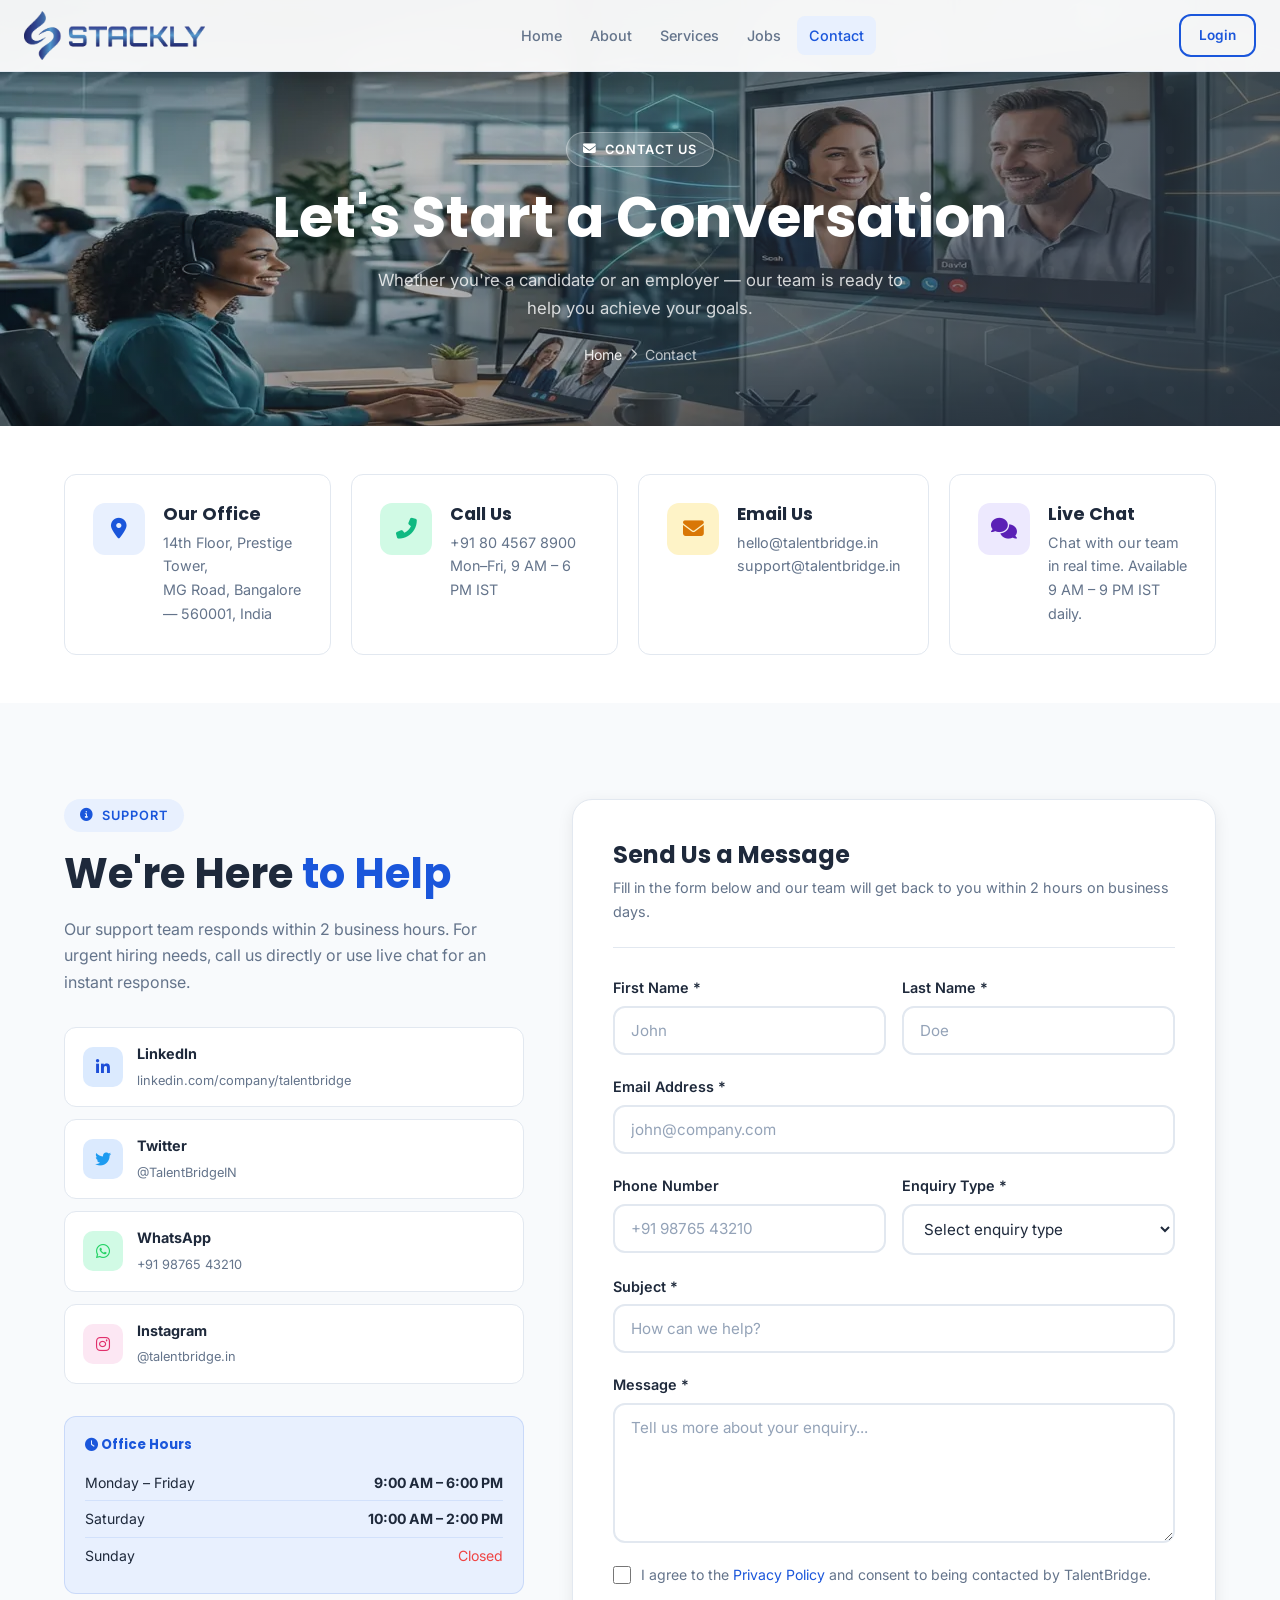
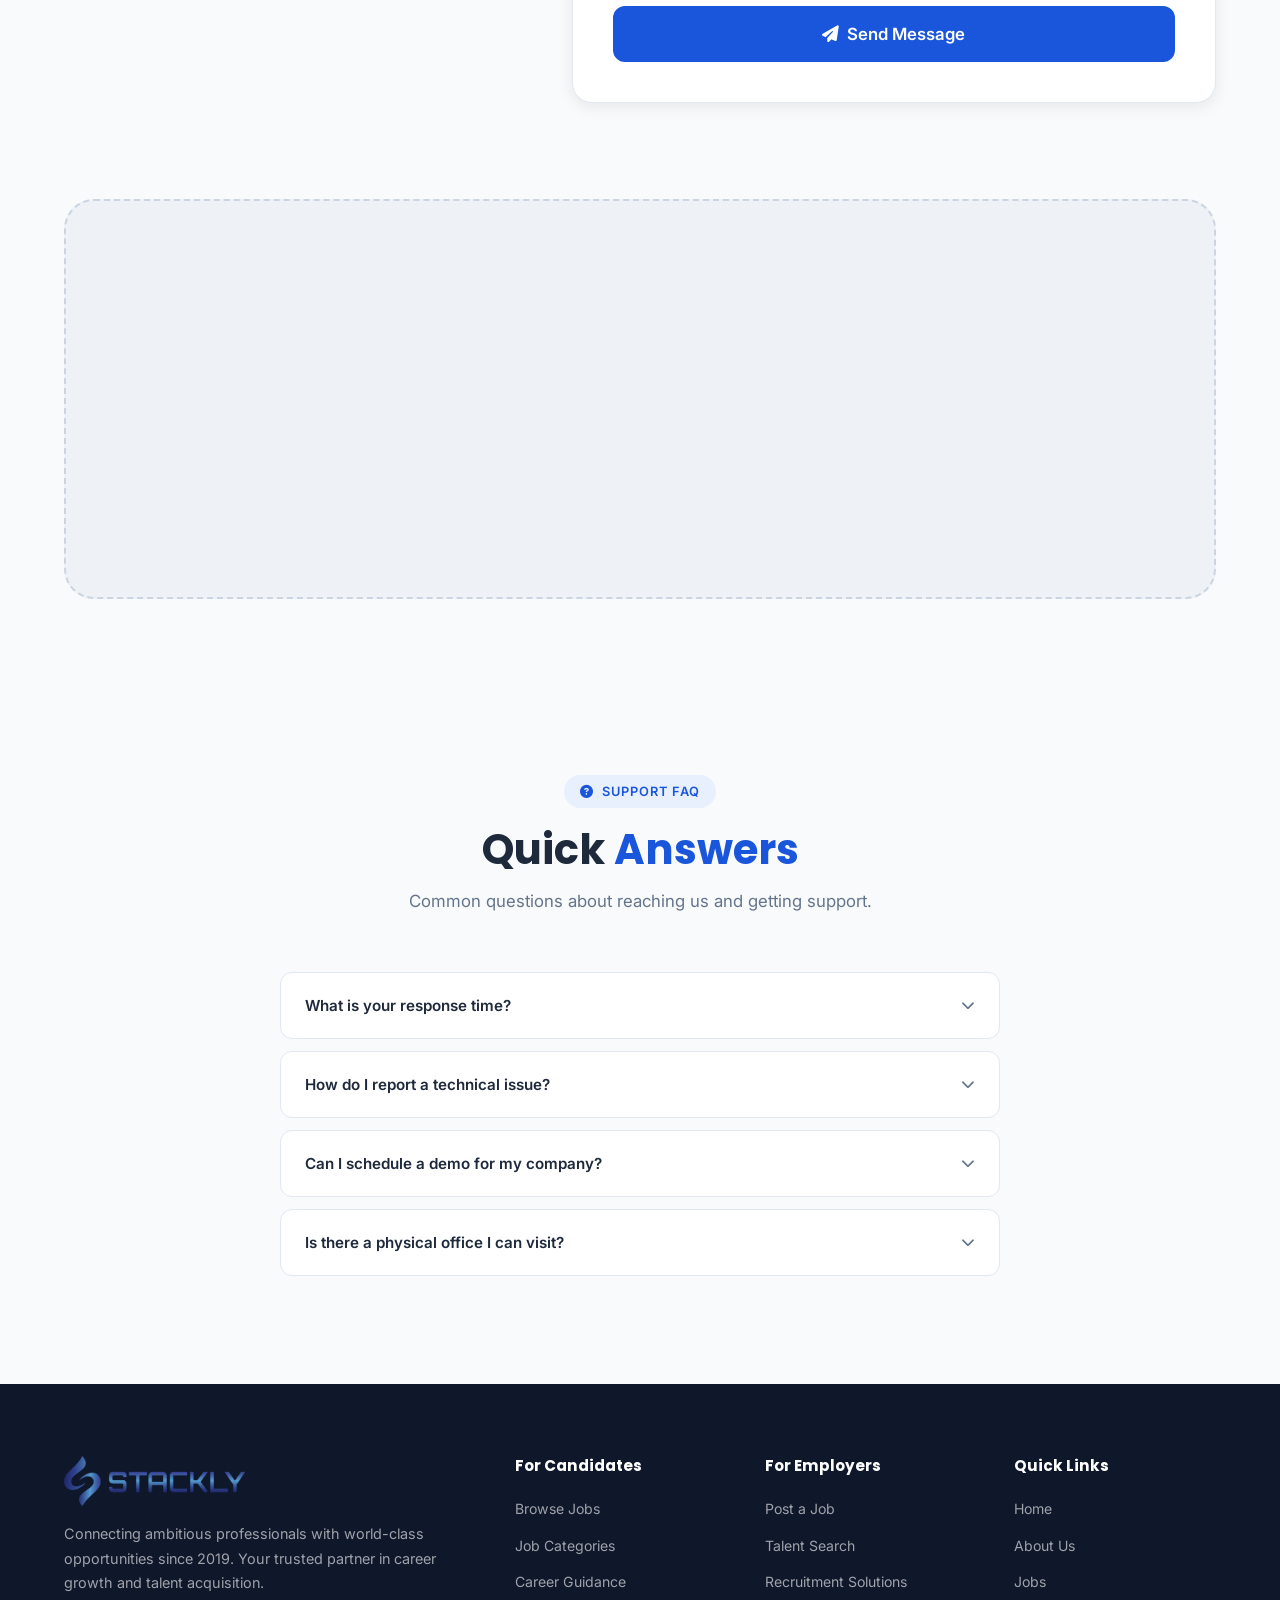
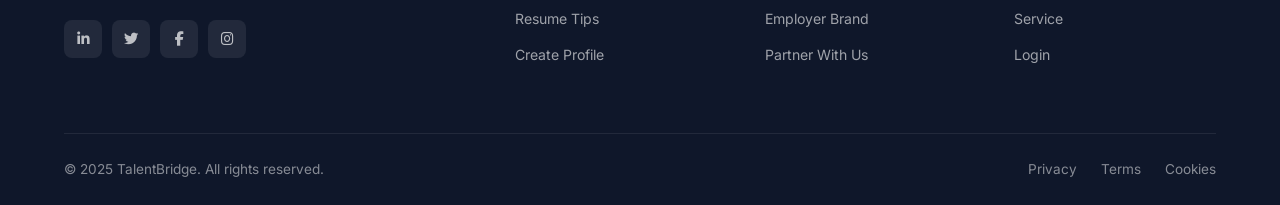
<file: contact.html>
<!DOCTYPE html>
<html lang="en">

<head>
  <meta charset="UTF-8" />
  <meta name="viewport" content="width=device-width, initial-scale=1.0" />
  <title>Contact Us — TalentBridge</title>
  <meta name="description"
    content="Get in touch with TalentBridge's recruitment team. We're here to help candidates and employers achieve their hiring goals." />
  <link rel="stylesheet" href="styles.css" />
  <link rel="stylesheet" href="styles2.css" />
  <link rel="stylesheet" href="mobile.css" />
  <link rel="stylesheet" href="https://cdnjs.cloudflare.com/ajax/libs/font-awesome/6.5.0/css/all.min.css" />
  <style>
    .contact-layout {
      display: grid;
      grid-template-columns: 1fr 1.4fr;
      gap: 48px;
      align-items: start;
    }

    .contact-form-card {
      background: #fff;
      border-radius: var(--radius-lg);
      padding: 40px;
      border: 1px solid var(--border);
      box-shadow: var(--shadow);
    }

    .contact-form-card h3 {
      margin-bottom: 6px;
    }

    .contact-form-card>p {
      font-size: .9rem;
      color: var(--text-muted);
      margin-bottom: 28px;
      padding-bottom: 24px;
      border-bottom: 1px solid var(--border);
    }

    .form-row {
      display: grid;
      grid-template-columns: 1fr 1fr;
      gap: 16px;
    }

    .social-link-item {
      display: flex;
      align-items: center;
      gap: 14px;
      padding: 14px 18px;
      background: #fff;
      border-radius: var(--radius);
      border: 1px solid var(--border);
      transition: all var(--transition);
    }

    .social-link-item:hover {
      border-color: var(--primary);
      box-shadow: var(--shadow-sm);
      transform: translateX(4px);
    }

    .social-link-item .s-icon {
      width: 40px;
      height: 40px;
      border-radius: 10px;
      display: flex;
      align-items: center;
      justify-content: center;
      font-size: 1rem;
      flex-shrink: 0;
    }

    .social-link-item strong {
      display: block;
      font-size: .9rem;
    }

    .social-link-item span {
      font-size: .8rem;
      color: var(--text-muted);
    }

    .office-hours {
      background: var(--primary-light);
      border-radius: var(--radius);
      padding: 20px;
      border: 1px solid rgba(26, 86, 219, .15);
    }

    .office-hours h5 {
      color: var(--primary);
      margin-bottom: 12px;
    }

    .hours-row {
      display: flex;
      justify-content: space-between;
      font-size: .88rem;
      padding: 6px 0;
      border-bottom: 1px solid rgba(26, 86, 219, .1);
    }

    .hours-row:last-child {
      border-bottom: none;
    }


    /* map */
.map-section {
  margin-bottom: 80px;
}

.map-wrapper{
  position: relative;
  width: 100%;
  height: 400px;
}

.map-wrapper iframe{
  width: 100%;
  height: 100%;
  border: 0;
  border-radius: 30px;
}

.map-placeholder{
  position: absolute;
  inset: 0;
  background: #eef2f6;
  border-radius: 30px;
  display: flex;
  flex-direction: column;
  align-items: center;
  justify-content: center;
  color: #64748b;
  border: 2px dashed #cbd5e1;
}

.map-placeholder i{
  font-size: 3rem;
  margin-bottom: 15px;
  color: #6366f1;
}
  </style>
</head>

<body>

  <!-- NAVBAR -->
  <nav class="navbar">
    <div class="navbar-inner">
      <a href="index.html" class="navbar-logo">
        <img src="assest/Stackly-logo-Blue.webp" alt="stackly" class="logo-img">
      </a>
      <div class="navbar-nav">
        <a href="index.html">Home</a><a href="about.html">About</a><a href="services.html">Services</a><a
          href="jobs.html">Jobs</a><a href="contact.html" class="active">Contact</a>
      </div>
      <div class="navbar-actions">
        <a href="login.html" class="btn btn-secondary btn-sm">Login</a>

      </div>
      <div class="hamburger" id="hamburger"><span></span><span></span><span></span></div>
    </div>
  </nav>
  <div class="mobile-menu" id="mobileMenu">
    <a href="index.html">Home</a><a href="about.html">About</a><a href="services.html">Services</a><a
      href="jobs.html">Jobs</a><a href="contact.html">Contact</a>
    <div class="mobile-actions"><a href="login.html" class="btn btn-secondary">Login</a></div>
  </div>

  <!-- PAGE HERO -->
  <section class="page-hero"
    style="background:linear-gradient(135deg,rgba(27, 27, 27, 0.075) 0%,rgba(49, 53, 63, 0.8) 100%),url('assest/hero_contact.webp') center/cover no-repeat;">
    <div class="container" style="position:relative;z-index:1;">
      <span class="section-label"
        style="background:rgba(255,255,255,.15);color:#fff;border:1px solid rgba(255,255,255,.3);margin-bottom:16px;"><i
          class="fas fa-envelope"></i> Contact Us</span>
      <h1>Let's Start a Conversation</h1>
      <p>Whether you're a candidate or an employer — our team is ready to help you achieve your goals.</p>
      <div class="breadcrumb"><a href="index.html">Home</a><i class="fas fa-chevron-right"
          style="font-size:.7rem;"></i><span>Contact</span></div>
    </div>
  </section>

  <!-- CONTACT INFO CARDS -->
  <section class="section-sm" style="background:#fff; padding:48px 0;">
    <div class="container">
      <div class="grid-4" style="gap:20px;">
        <div class="contact-info-card animate-on-scroll stagger-1">
          <div class="contact-icon"><i class="fas fa-map-marker-alt"></i></div>
          <div>
            <h4>Our Office</h4>
            <p>14th Floor, Prestige Tower,<br />MG Road, Bangalore — 560001, India</p>
          </div>
        </div>
        <div class="contact-info-card animate-on-scroll stagger-2">
          <div class="contact-icon" style="background:#d1fae5;color:var(--success);"><i class="fas fa-phone-alt"></i>
          </div>
          <div>
            <h4>Call Us</h4>
            <p>+91 80 4567 8900<br />Mon–Fri, 9 AM – 6 PM IST</p>
          </div>
        </div>
        <div class="contact-info-card animate-on-scroll stagger-3">
          <div class="contact-icon" style="background:#fef3c7;color:var(--accent-dark);"><i class="fas fa-envelope"></i>
          </div>
          <div>
            <h4>Email Us</h4>
            <p>hello@talentbridge.in<br />support@talentbridge.in</p>
          </div>
        </div>
        <div class="contact-info-card animate-on-scroll stagger-4">
          <div class="contact-icon" style="background:#ede9fe;color:#5b21b6;"><i class="fas fa-comments"></i></div>
          <div>
            <h4>Live Chat</h4>
            <p>Chat with our team in real time. Available 9 AM – 9 PM IST daily.</p>
          </div>
        </div>
      </div>
    </div>
  </section>

  <!-- CONTACT FORM + SIDEBAR -->
  <section class="section" style="background:var(--bg);">
    <div class="container">
      <div class="contact-layout">

        <!-- LEFT INFO -->
        <div class="animate-on-scroll">
          <span class="section-label"><i class="fas fa-info-circle"></i> Support</span>
          <h2 style="margin-bottom:16px;">We're Here <span class="text-primary">to Help</span></h2>
          <p style="margin-bottom:32px;">Our support team responds within 2 business hours. For urgent hiring needs,
            call us directly or use live chat for an instant response.</p>

          <div style="display:flex; flex-direction:column; gap:12px; margin-bottom:32px;">
            <div class="social-link-item">
              <div class="s-icon" style="background:#dbeafe;color:#1d4ed8;"><i class="fab fa-linkedin-in"></i></div>
              <div><strong>LinkedIn</strong><span>linkedin.com/company/talentbridge</span></div>
            </div>
            <div class="social-link-item">
              <div class="s-icon" style="background:#dbeafe;color:#1d9bf0;"><i class="fab fa-twitter"></i></div>
              <div><strong>Twitter</strong><span>@TalentBridgeIN</span></div>
            </div>
            <div class="social-link-item">
              <div class="s-icon" style="background:#d1fae5;color:#25d366;"><i class="fab fa-whatsapp"></i></div>
              <div><strong>WhatsApp</strong><span>+91 98765 43210</span></div>
            </div>
            <div class="social-link-item">
              <div class="s-icon" style="background:#fce7f3;color:#e1306c;"><i class="fab fa-instagram"></i></div>
              <div><strong>Instagram</strong><span>@talentbridge.in</span></div>
            </div>
          </div>

          <div class="office-hours">
            <h5><i class="fas fa-clock"></i> Office Hours</h5>
            <div class="hours-row"><span>Monday – Friday</span><span><strong>9:00 AM – 6:00 PM</strong></span></div>
            <div class="hours-row"><span>Saturday</span><span><strong>10:00 AM – 2:00 PM</strong></span></div>
            <div class="hours-row"><span>Sunday</span><span style="color:var(--danger);">Closed</span></div>
          </div>
        </div>

        <!-- CONTACT FORM -->
        <div class="contact-form-card animate-on-scroll">
          <h3>Send Us a Message</h3>
          <p>Fill in the form below and our team will get back to you within 2 hours on business days.</p>
          <form id="contactForm" novalidate>
            <div class="form-row">
              <div class="form-group">
                <label for="firstName">First Name *</label>
                <input type="text" id="firstName" name="firstName" class="form-control" placeholder="John" required />
                <span class="error-msg" data-error="firstName"><i class="fas fa-exclamation-circle"></i> First name is
                  required.</span>
              </div>
              <div class="form-group">
                <label for="lastName">Last Name *</label>
                <input type="text" id="lastName" name="lastName" class="form-control" placeholder="Doe" required />
                <span class="error-msg" data-error="lastName"><i class="fas fa-exclamation-circle"></i> Last name is
                  required.</span>
              </div>
            </div>
            <div class="form-group">
              <label for="contactEmail">Email Address *</label>
              <input type="email" id="contactEmail" name="contactEmail" class="form-control"
                placeholder="john@company.com" required />
              <span class="error-msg" data-error="contactEmail"><i class="fas fa-exclamation-circle"></i> Valid email is
                required.</span>
            </div>
            <div class="form-row">
              <div class="form-group">
                <label for="phone">Phone Number</label>
                <input type="tel" id="phone" name="phone" class="form-control" placeholder="+91 98765 43210" />
              </div>
              <div class="form-group">
                <label for="enquiryType">Enquiry Type *</label>
                <select id="enquiryType" name="enquiryType" class="form-control" required>
                  <option value="">Select enquiry type</option>
                  <option>Job Seeker</option>
                  <option>Employer / Hiring</option>
                  <option>Partnership</option>
                  <option>Media / Press</option>
                  <option>Technical Support</option>
                  <option>Other</option>
                </select>
                <span class="error-msg" data-error="enquiryType"><i class="fas fa-exclamation-circle"></i> Please select
                  an enquiry type.</span>
              </div>
            </div>
            <div class="form-group">
              <label for="subject">Subject *</label>
              <input type="text" id="subject" name="subject" class="form-control" placeholder="How can we help?"
                required />
              <span class="error-msg" data-error="subject"><i class="fas fa-exclamation-circle"></i> Subject is
                required.</span>
            </div>
            <div class="form-group">
              <label for="message">Message *</label>
              <textarea id="message" name="message" class="form-control"
                placeholder="Tell us more about your enquiry..." required style="min-height:140px;"></textarea>
              <span class="error-msg" data-error="message"><i class="fas fa-exclamation-circle"></i> Message is
                required.</span>
            </div>
            <div style="display:flex; align-items:center; gap:10px; margin-bottom:20px;">
              <input type="checkbox" id="privacyConsent"
                style="accent-color:var(--primary); width:18px; height:18px; cursor:pointer;" required />
              <label for="privacyConsent" style="font-size:.88rem; color:var(--text-muted); cursor:pointer;">I agree to
                the <a href="404.html" style="color:var(--primary);">Privacy Policy</a> and consent to being contacted
                by
                TalentBridge.</label>
            </div>
            <a href="404.html"><button type="submit" class="btn btn-primary w-full btn-lg" style="justify-content:center;"><i
                class="fas fa-paper-plane"></i> Send Message</button></a>
          </form>
        </div>
      </div>
    </div>
  </section>

  <!-- map -->

  <section class="map-section reveal-up">
  <div class="container">

    <div class="map-wrapper">

      <iframe
        src="https://www.google.com/maps?q=MMR+Complex,+Chinna+Thirupathi,+near+Chinna+Muniyappan+Kovil,+Salem,+Tamil+Nadu+636008&output=embed"
        loading="lazy"
        referrerpolicy="no-referrer-when-downgrade">
      </iframe>

      <div class="map-placeholder">
        <i class="fas fa-map-marked-alt"></i>
        <p>Interactive Map Loading...</p>
      </div>

    </div>

  </div>
</section>

  <!-- FAQ -->
  <section class="section" style="background:var(--bg);">
    <div class="container">
      <div class="section-header animate-on-scroll">
        <span class="section-label"><i class="fas fa-question-circle"></i> Support FAQ</span>
        <h2>Quick <span class="text-primary">Answers</span></h2>
        <p>Common questions about reaching us and getting support.</p>
      </div>
      <div style="max-width:720px; margin:0 auto;">
        <div class="faq-item animate-on-scroll">
          <div class="faq-question">What is your response time? <i class="fas fa-chevron-down"></i></div>
          <div class="faq-answer">
            <div class="faq-answer-inner">Our team typically responds within 2 business hours for email enquiries. Live
              chat responses are instant during operating hours (9 AM – 9 PM IST).</div>
          </div>
        </div>
        <div class="faq-item animate-on-scroll">
          <div class="faq-question">How do I report a technical issue? <i class="fas fa-chevron-down"></i></div>
          <div class="faq-answer">
            <div class="faq-answer-inner">Email support@talentbridge.in with "Technical Issue" in the subject line.
              Include your account email and a description of the problem. Screenshots are always helpful.</div>
          </div>
        </div>
        <div class="faq-item animate-on-scroll">
          <div class="faq-question">Can I schedule a demo for my company? <i class="fas fa-chevron-down"></i></div>
          <div class="faq-answer">
            <div class="faq-answer-inner">Absolutely! Select "Employer / Hiring" in the enquiry type above and mention
              you'd like a demo. Our enterprise sales team will reach out within 4 hours to book a convenient time.
            </div>
          </div>
        </div>
        <div class="faq-item animate-on-scroll">
          <div class="faq-question">Is there a physical office I can visit? <i class="fas fa-chevron-down"></i></div>
          <div class="faq-answer">
            <div class="faq-answer-inner">Yes — our headquarters is at 14th Floor, Prestige Tower, MG Road, Bangalore.
              We welcome visits by appointment. Please email us first to schedule a meeting.</div>
          </div>
        </div>
      </div>
    </div>
  </section>

  <!-- FOOTER -->
  <footer class="footer">
    <div class="container">
      <div class="footer-grid">
        <div class="footer-brand">
          <a href="index.html" class="navbar-logo" style="margin-bottom:16px; display:flex;">
            <img src="assest/Stackly-logo-Blue.webp" alt="stackly" class="logo-img">
          </a>
          <p>Connecting ambitious professionals with world-class opportunities since 2019. Your trusted partner in
            career growth and talent acquisition.</p>
          <div class="footer-social">
            <a href="404.html"><i class="fab fa-linkedin-in"></i></a>
            <a href="404.html"><i class="fab fa-twitter"></i></a>
            <a href="404.html"><i class="fab fa-facebook-f"></i></a>
            <a href="404.html"><i class="fab fa-instagram"></i></a>
          </div>
        </div>
        <div class="footer-col">
          <h5>For Candidates</h5>
          <ul>
            <li><a href="404.html">Browse Jobs</a></li>
            <li><a href="404.html">Job Categories</a></li>
            <li><a href="404.html">Career Guidance</a></li>
            <li><a href="404.html">Resume Tips</a></li>
            <li><a href="404.html">Create Profile</a></li>
          </ul>
        </div>
        <div class="footer-col">
          <h5>For Employers</h5>
          <ul>
            <li><a href="404.html">Post a Job</a></li>
            <li><a href="404.html">Talent Search</a></li>
            <li><a href="404.html">Recruitment Solutions</a></li>
            <li><a href="404.html">Employer Brand</a></li>
            <li><a href="404.html">Partner With Us</a></li>
          </ul>
        </div>
        <div class="footer-col">
          <h5>Quick Links</h5>
          <ul>
            <li><a href="index.html">Home</a></li>
            <li><a href="about.html">About Us</a></li>
            <li><a href="jobs.html">Jobs</a></li>
            
            <li><a href="services.html">Service</a></li>
            <li><a href="login.html">Login</a></li>
          </ul>
        </div>
      </div>
      <div class="footer-bottom">
        <p>&copy; 2025 TalentBridge. All rights reserved.</p>
        <div class="footer-bottom-links">
          <a href="404.html">Privacy</a>
          <a href="404.html">Terms</a>
          <a href="404.html">Cookies</a>
        </div>
      </div>
    </div>
  </footer>

  <script src="script.js"></script>
  <script>
    document.getElementById('contactForm').addEventListener('submit', function (e) {
      e.preventDefault();
      const consent = document.getElementById('privacyConsent');
      if (!consent.checked) { showToast('Please accept the privacy policy.', 'error'); return; }
      if (!window.validateForm(this)) return;
      showToast('Message sent! We\'ll respond within 2 business hours.', 'success');
      this.reset();
    });
  </script>
</body>

</html>
</file>
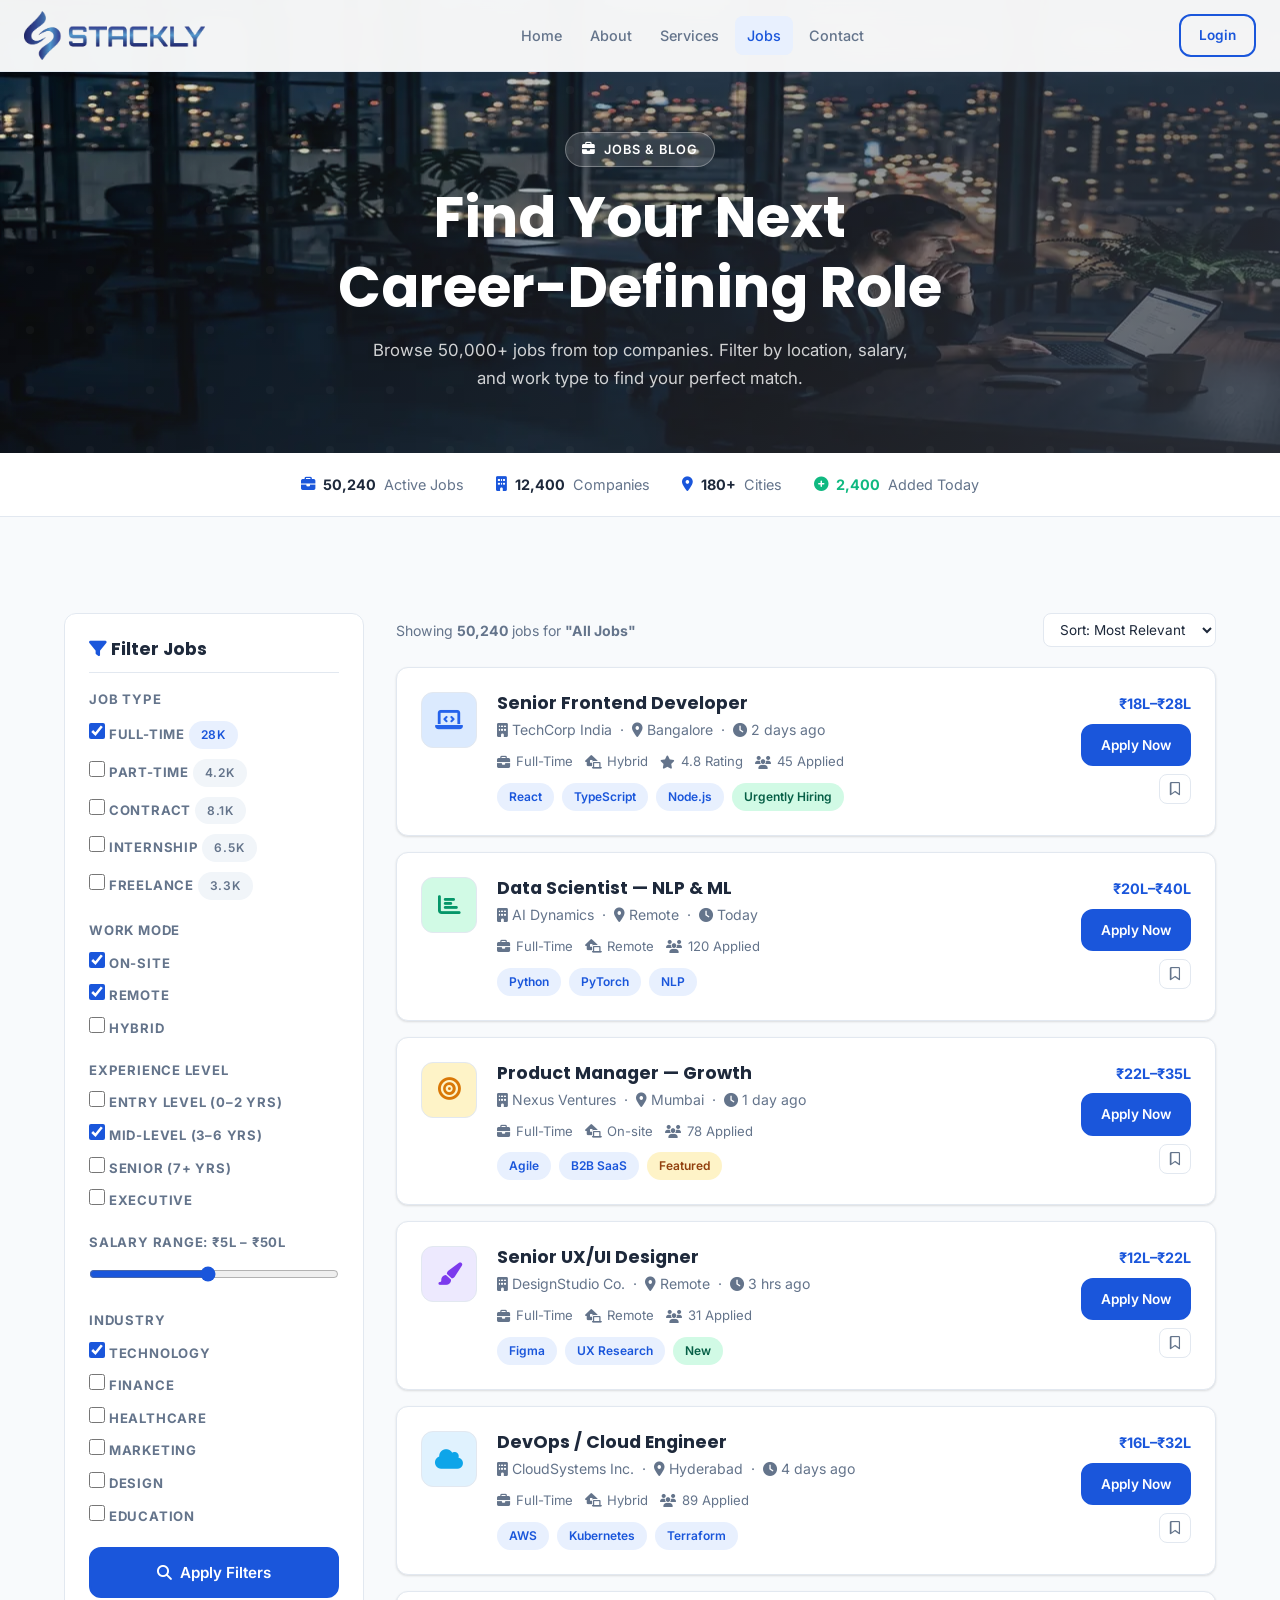
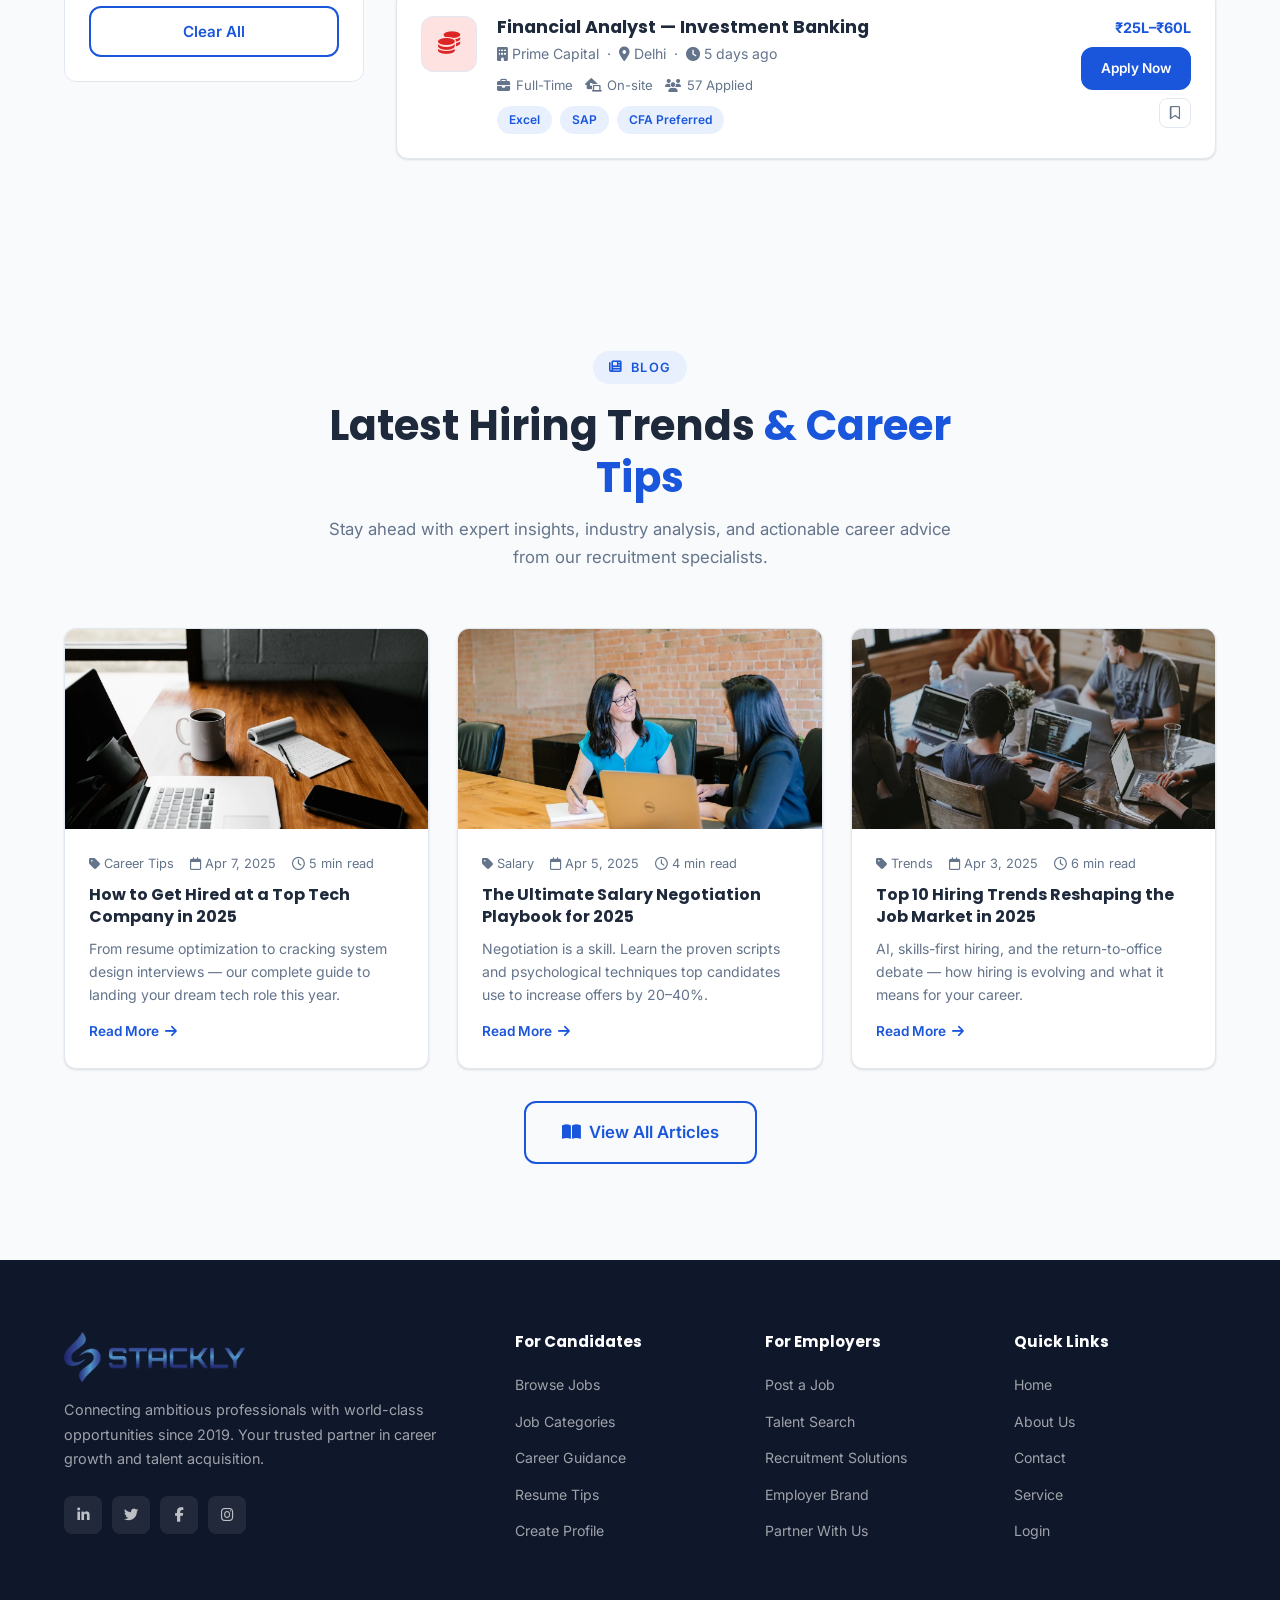
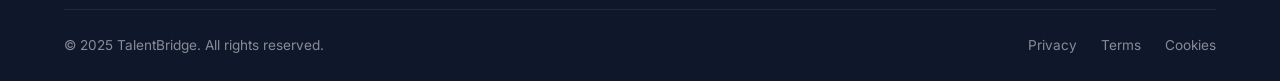
<file: jobs.html>
<!DOCTYPE html>
<html lang="en">

<head>
  <meta charset="UTF-8" />
  <meta name="viewport" content="width=device-width, initial-scale=1.0" />
  <title>Jobs &amp; Blog — TalentBridge</title>
  <meta name="description"
    content="Browse thousands of job openings and read the latest hiring trends, career tips, and industry insights on the TalentBridge blog." />
  <link rel="stylesheet" href="styles.css" />
  <link rel="stylesheet" href="styles2.css" />
  <link rel="stylesheet" href="mobile.css" />
  <link rel="stylesheet" href="https://cdnjs.cloudflare.com/ajax/libs/font-awesome/6.5.0/css/all.min.css" />
  <style>
    .jobs-layout {
      display: grid;
      grid-template-columns: 300px 1fr;
      gap: 32px;
      align-items: start;
    }

    .filter-sidebar {
      background: #fff;
      border-radius: var(--radius);
      border: 1px solid var(--border);
      padding: 24px;
      position: sticky;
      top: calc(var(--navbar-height) + 20px);
    }

    .filter-sidebar h4 {
      margin-bottom: 16px;
      padding-bottom: 12px;
      border-bottom: 1px solid var(--border);
    }

    .filter-group {
      margin-bottom: 20px;
    }

    .filter-group label {
      font-size: .82rem;
      font-weight: 700;
      color: var(--text-muted);
      text-transform: uppercase;
      letter-spacing: .06em;
      display: block;
      margin-bottom: 10px;
    }

    .filter-check {
      display: flex;
      align-items: center;
      gap: 10px;
      margin-bottom: 8px;
      cursor: pointer;
      font-size: .88rem;
      color: var(--text);
    }

    .filter-check input {
      accent-color: var(--primary);
      width: 16px;
      height: 16px;
      cursor: pointer;
    }

    .filter-range input[type=range] {
      width: 100%;
      accent-color: var(--primary);
    }

    .jobs-count {
      font-size: .88rem;
      color: var(--text-muted);
      margin-bottom: 20px;
      display: flex;
      align-items: center;
      justify-content: space-between;
      flex-wrap: wrap;
      gap: 8px;
    }

    .sort-select {
      border: 1px solid var(--border);
      border-radius: 8px;
      padding: 7px 12px;
      font-size: .85rem;
      font-family: inherit;
      color: var(--text);
      background: #fff;
      cursor: pointer;
    }

    .jobs-list {
      display: flex;
      flex-direction: column;
      gap: 16px;
    }

    .job-list-card {
      background: #fff;
      border-radius: var(--radius);
      padding: 24px;
      border: 1px solid var(--border);
      box-shadow: var(--shadow-sm);
      display: flex;
      gap: 20px;
      align-items: flex-start;
      transition: all var(--transition);
    }

    .job-list-card:hover {
      border-color: var(--primary);
      box-shadow: var(--shadow);
      transform: translateX(4px);
    }

    .job-list-logo {
      width: 56px;
      height: 56px;
      border-radius: 12px;
      background: var(--bg);
      border: 1px solid var(--border);
      display: flex;
      align-items: center;
      justify-content: center;
      font-size: 1.4rem;
      flex-shrink: 0;
    }

    .job-list-body {
      flex: 1;
    }

    .job-list-body h4 {
      margin-bottom: 4px;
    }

    .job-list-body .company {
      font-size: .88rem;
      color: var(--text-muted);
      margin-bottom: 10px;
    }

    .job-list-actions {
      display: flex;
      flex-direction: column;
      gap: 8px;
      align-items: flex-end;
      flex-shrink: 0;
    }

    .job-list-actions .salary {
      font-weight: 700;
      color: var(--primary);
      font-size: .9rem;
      white-space: nowrap;
    }

    .save-btn {
      background: none;
      border: 1px solid var(--border);
      border-radius: 8px;
      padding: 6px 10px;
      color: var(--text-muted);
      cursor: pointer;
      transition: all var(--transition);
    }

    .save-btn:hover {
      border-color: var(--primary);
      color: var(--primary);
    }

    .pagination {
      display: flex;
      gap: 8px;
      justify-content: center;
      margin-top: 32px;
      flex-wrap: wrap;
    }

    .page-btn {
      width: 40px;
      height: 40px;
      border-radius: 8px;
      border: 1px solid var(--border);
      background: #fff;
      color: var(--text);
      font-size: .88rem;
      font-weight: 600;
      cursor: pointer;
      transition: all var(--transition);
      display: flex;
      align-items: center;
      justify-content: center;
    }

    .page-btn:hover,
    .page-btn.active {
      background: var(--primary);
      color: #fff;
      border-color: var(--primary);
    }

    .trending-tags {
      display: flex;
      flex-wrap: wrap;
      gap: 8px;
      margin-top: 10px;
    }

    .newsletter-strip {
      background: linear-gradient(135deg, var(--secondary), var(--primary));
      border-radius: var(--radius-lg);
      padding: 48px 44px;
      display: flex;
      align-items: center;
      justify-content: space-between;
      gap: 32px;
      flex-wrap: wrap;
    }

    .newsletter-strip h3 {
      color: #fff;
      margin-bottom: 8px;
    }

    .newsletter-strip p {
      color: rgba(255, 255, 255, .8);
      font-size: .9rem;
    }

    .newsletter-form {
      display: flex;
      gap: 12px;
      flex-wrap: wrap;
      min-width: 320px;
    }

    .newsletter-form input {
      flex: 1;
      min-width: 200px;
      padding: 13px 18px;
      border-radius: var(--radius);
      border: none;
      outline: none;
      font-family: inherit;
      font-size: .95rem;
    }

    .mobile-filter-btn {
      display: none;
      align-items: center;
      gap: 8px;
      background: var(--primary);
      color: #fff;
      border: none;
      border-radius: var(--radius);
      padding: 11px 18px;
      font-size: .9rem;
      font-weight: 600;
      cursor: pointer;
      margin-bottom: 16px;
    }

    .filter-close-btn {
      display: none;
      align-items: center;
      gap: 8px;
      background: none;
      border: none;
      color: var(--text-muted);
      font-size: .9rem;
      cursor: pointer;
      margin-bottom: 16px;
      padding: 4px 0;
    }

    .filter-overlay {
      display: none;
      position: fixed;
      inset: 0;
      background: rgba(0, 0, 0, .5);
      z-index: 799;
    }

    .filter-overlay.open {
      display: block;
    }
  </style>
</head>

<body>

  <!-- NAVBAR -->
  <nav class="navbar">
    <div class="navbar-inner">
      <a href="index.html" class="navbar-logo">
        <img src="assest/Stackly-logo-Blue.webp" alt="stackly" class="logo-img">
      </a>
      <div class="navbar-nav">
        <a href="index.html">Home</a><a href="about.html">About</a><a href="services.html">Services</a><a
          href="jobs.html" class="active">Jobs</a><a href="contact.html">Contact</a>
      </div>
      <div class="navbar-actions">
        <a href="login.html" class="btn btn-secondary btn-sm">Login</a>

      </div>
      <div class="hamburger" id="hamburger"><span></span><span></span><span></span></div>
    </div>
  </nav>
  <div class="mobile-menu" id="mobileMenu">
    <a href="index.html">Home</a><a href="about.html">About</a><a href="services.html">Services</a><a
      href="jobs.html">Jobs</a><a href="contact.html">Contact</a>
    <div class="mobile-actions"><a href="login.html" class="btn btn-secondary">Login</a></div>
  </div>

  <!-- PAGE HERO -->
  <section class="page-hero"
    style="background:linear-gradient(135deg,rgba(27, 27, 27, 0.075) 0%,rgba(49, 53, 63, 0.8) 100%),url('assest/hero_jobs.webp') center/cover no-repeat;">
    <div class="container" style="position:relative;z-index:1;">
      <span class="section-label"
        style="background:rgba(255,255,255,.15);color:#fff;border:1px solid rgba(255,255,255,.3);margin-bottom:16px;"><i
          class="fas fa-briefcase"></i> Jobs &amp; Blog</span>
      <h1>Find Your Next <br />Career-Defining Role</h1>
      <p>Browse 50,000+ jobs from top companies. Filter by location, salary, and work type to find your perfect match.
      </p>
    </div>
  </section>

  <!-- STATS QUICK -->
  <div style="background:#fff; padding:20px 0; border-bottom:1px solid var(--border);">
    <div class="container" style="display:flex; gap:32px; align-items:center; flex-wrap:wrap; justify-content:center;">
      <div style="display:flex; align-items:center; gap:8px; font-size:.9rem; color:var(--text-muted);"><i
          class="fas fa-briefcase" style="color:var(--primary);"></i> <strong style="color:var(--text);">50,240</strong>
        Active Jobs</div>
      <div style="display:flex; align-items:center; gap:8px; font-size:.9rem; color:var(--text-muted);"><i
          class="fas fa-building" style="color:var(--primary);"></i> <strong style="color:var(--text);">12,400</strong>
        Companies</div>
      <div style="display:flex; align-items:center; gap:8px; font-size:.9rem; color:var(--text-muted);"><i
          class="fas fa-map-marker-alt" style="color:var(--primary);"></i> <strong
          style="color:var(--text);">180+</strong> Cities</div>
      <div style="display:flex; align-items:center; gap:8px; font-size:.9rem; color:var(--text-muted);"><i
          class="fas fa-plus-circle" style="color:var(--success);"></i> <strong
          style="color:var(--success);">2,400</strong> Added Today</div>
    </div>
  </div>

  <!-- JOBS + FILTER LAYOUT -->
  <div class="filter-overlay" id="filterOverlay" onclick="closeFilter()"></div>
  <section class="section" style="background:var(--bg);">
    <div class="container">
      <button class="mobile-filter-btn" id="mobileFilterBtn" onclick="openFilter()"><i class="fas fa-sliders-h"></i>
        Filter Jobs</button>
      <div class="jobs-layout">

        <!-- FILTER SIDEBAR -->
        <aside class="filter-sidebar" id="filterSidebar">
          <button class="filter-close-btn" id="filterCloseBtn" onclick="closeFilter()"><i class="fas fa-times"></i>
            Close Filters</button>
          <h4><i class="fas fa-filter" style="color:var(--primary);"></i> Filter Jobs</h4>
          <div class="filter-group">
            <label>Job Type</label>
            <label class="filter-check"><input type="checkbox" checked /> Full-Time <span class="badge badge-blue"
                style="margin-left:auto;">28K</span></label>
            <label class="filter-check"><input type="checkbox" /> Part-Time <span class="badge badge-gray"
                style="margin-left:auto;">4.2K</span></label>
            <label class="filter-check"><input type="checkbox" /> Contract <span class="badge badge-gray"
                style="margin-left:auto;">8.1K</span></label>
            <label class="filter-check"><input type="checkbox" /> Internship <span class="badge badge-gray"
                style="margin-left:auto;">6.5K</span></label>
            <label class="filter-check"><input type="checkbox" /> Freelance <span class="badge badge-gray"
                style="margin-left:auto;">3.3K</span></label>
          </div>
          <div class="filter-group">
            <label>Work Mode</label>
            <label class="filter-check"><input type="checkbox" checked /> On-site</label>
            <label class="filter-check"><input type="checkbox" checked /> Remote</label>
            <label class="filter-check"><input type="checkbox" /> Hybrid</label>
          </div>
          <div class="filter-group">
            <label>Experience Level</label>
            <label class="filter-check"><input type="checkbox" /> Entry Level (0–2 yrs)</label>
            <label class="filter-check"><input type="checkbox" checked /> Mid-Level (3–6 yrs)</label>
            <label class="filter-check"><input type="checkbox" /> Senior (7+ yrs)</label>
            <label class="filter-check"><input type="checkbox" /> Executive</label>
          </div>
          <div class="filter-group filter-range">
            <label>Salary Range: <strong id="salaryLabel">₹5L – ₹50L</strong></label>
            <input type="range" min="5" max="100" value="50"
              oninput="document.getElementById('salaryLabel').textContent='₹5L – ₹'+this.value+'L'" />
          </div>
          <div class="filter-group">
            <label>Industry</label>
            <label class="filter-check"><input type="checkbox" checked /> Technology</label>
            <label class="filter-check"><input type="checkbox" /> Finance</label>
            <label class="filter-check"><input type="checkbox" /> Healthcare</label>
            <label class="filter-check"><input type="checkbox" /> Marketing</label>
            <label class="filter-check"><input type="checkbox" /> Design</label>
            <label class="filter-check"><input type="checkbox" /> Education</label>
          </div>
          <a href="404.html"><button class="btn btn-primary w-full" style="justify-content:center;" onclick="filterJobs()"><i
              class="fas fa-search"></i> Apply Filters</button></a>
          <a href="404.html"><button class="btn btn-secondary w-full" style="justify-content:center; margin-top:8px;" onclick="window.location.href='404.html'">Clear All</button></a>
        </aside>

        <!-- JOB LISTINGS -->
        <div>
          <div class="jobs-count animate-on-scroll">
            <span>Showing <strong>50,240</strong> jobs for <strong>"All Jobs"</strong></span>
            <select class="sort-select">
              <option>Sort: Most Relevant</option>
              <option>Sort: Newest First</option>
              <option>Sort: Highest Salary</option>
              <option>Sort: Most Applied</option>
            </select>
          </div>
          <div class="jobs-list" id="jobsList">
            <!-- Job 1 -->
            <div class="job-list-card animate-on-scroll">
              <div class="job-list-logo" style="background:#dbeafe; color:#2563eb;"><i class="fas fa-laptop-code"></i>
              </div>
              <div class="job-list-body">
                <h4>Senior Frontend Developer</h4>
                <p class="company"><i class="fas fa-building"></i> TechCorp India &nbsp;·&nbsp; <i
                    class="fas fa-map-marker-alt"></i> Bangalore &nbsp;·&nbsp; <i class="fas fa-clock"></i> 2 days ago
                </p>
                <div class="job-meta"><span><i class="fas fa-briefcase"></i> Full-Time</span><span><i
                      class="fas fa-laptop-house"></i> Hybrid</span><span><i class="fas fa-star"></i> 4.8
                    Rating</span><span><i class="fas fa-users"></i> 45 Applied</span></div>
                <div class="job-tags" style="margin-top:10px;"><span class="badge badge-blue">React</span><span
                    class="badge badge-blue">TypeScript</span><span class="badge badge-blue">Node.js</span><span
                    class="badge badge-green">Urgently Hiring</span></div>
              </div>
              <div class="job-list-actions">
                <span class="salary">₹18L–₹28L</span>
                <a href="404.html" class="btn btn-primary btn-sm">Apply Now</a>
                <button class="save-btn" onclick="window.location.href='404.html'"><i class="far fa-bookmark"></i></button>
              </div>
            </div>
            <!-- Job 2 -->
            <div class="job-list-card animate-on-scroll">
              <div class="job-list-logo" style="background:#d1fae5; color:#059669;"><i class="fas fa-chart-bar"></i>
              </div>
              <div class="job-list-body">
                <h4>Data Scientist — NLP &amp; ML</h4>
                <p class="company"><i class="fas fa-building"></i> AI Dynamics &nbsp;·&nbsp; <i
                    class="fas fa-map-marker-alt"></i> Remote &nbsp;·&nbsp; <i class="fas fa-clock"></i> Today</p>
                <div class="job-meta"><span><i class="fas fa-briefcase"></i> Full-Time</span><span><i
                      class="fas fa-laptop-house"></i> Remote</span><span><i class="fas fa-users"></i> 120
                    Applied</span></div>
                <div class="job-tags" style="margin-top:10px;"><span class="badge badge-blue">Python</span><span
                    class="badge badge-blue">PyTorch</span><span class="badge badge-blue">NLP</span></div>
              </div>
              <div class="job-list-actions">
                <span class="salary">₹20L–₹40L</span>
                <a href="404.html" class="btn btn-primary btn-sm">Apply Now</a>
                <button class="save-btn" onclick="window.location.href='404.html'"><i class="far fa-bookmark"></i></button>
              </div>
            </div>
            <!-- Job 3 -->
            <div class="job-list-card animate-on-scroll">
              <div class="job-list-logo" style="background:#fef3c7; color:#d97706;"><i class="fas fa-bullseye"></i>
              </div>
              <div class="job-list-body">
                <h4>Product Manager — Growth</h4>
                <p class="company"><i class="fas fa-building"></i> Nexus Ventures &nbsp;·&nbsp; <i
                    class="fas fa-map-marker-alt"></i> Mumbai &nbsp;·&nbsp; <i class="fas fa-clock"></i> 1 day ago</p>
                <div class="job-meta"><span><i class="fas fa-briefcase"></i> Full-Time</span><span><i
                      class="fas fa-laptop-house"></i> On-site</span><span><i class="fas fa-users"></i> 78
                    Applied</span></div>
                <div class="job-tags" style="margin-top:10px;"><span class="badge badge-blue">Agile</span><span
                    class="badge badge-blue">B2B SaaS</span><span class="badge badge-amber">Featured</span></div>
              </div>
              <div class="job-list-actions">
                <span class="salary">₹22L–₹35L</span>
                <a href="404.html" class="btn btn-primary btn-sm">Apply Now</a>
                <button class="save-btn" onclick="window.location.href='404.html'"><i class="far fa-bookmark"></i></button>
              </div>
            </div>
            <!-- Job 4 -->
            <div class="job-list-card animate-on-scroll">
              <div class="job-list-logo" style="background:#ede9fe; color:#7c3aed;"><i class="fas fa-paint-brush"></i>
              </div>
              <div class="job-list-body">
                <h4>Senior UX/UI Designer</h4>
                <p class="company"><i class="fas fa-building"></i> DesignStudio Co. &nbsp;·&nbsp; <i
                    class="fas fa-map-marker-alt"></i> Remote &nbsp;·&nbsp; <i class="fas fa-clock"></i> 3 hrs ago</p>
                <div class="job-meta"><span><i class="fas fa-briefcase"></i> Full-Time</span><span><i
                      class="fas fa-laptop-house"></i> Remote</span><span><i class="fas fa-users"></i> 31 Applied</span>
                </div>
                <div class="job-tags" style="margin-top:10px;"><span class="badge badge-blue">Figma</span><span
                    class="badge badge-blue">UX Research</span><span class="badge badge-green">New</span></div>
              </div>
              <div class="job-list-actions">
                <span class="salary">₹12L–₹22L</span>
                <a href="404.html" class="btn btn-primary btn-sm">Apply Now</a>
                <button class="save-btn" onclick="window.location.href='404.html'"><i class="far fa-bookmark"></i></button>
              </div>
            </div>
            <!-- Job 5 -->
            <div class="job-list-card animate-on-scroll">
              <div class="job-list-logo" style="background:#e0f2fe; color:#0ea5e9;"><i class="fas fa-cloud"></i></div>
              <div class="job-list-body">
                <h4>DevOps / Cloud Engineer</h4>
                <p class="company"><i class="fas fa-building"></i> CloudSystems Inc. &nbsp;·&nbsp; <i
                    class="fas fa-map-marker-alt"></i> Hyderabad &nbsp;·&nbsp; <i class="fas fa-clock"></i> 4 days ago
                </p>
                <div class="job-meta"><span><i class="fas fa-briefcase"></i> Full-Time</span><span><i
                      class="fas fa-laptop-house"></i> Hybrid</span><span><i class="fas fa-users"></i> 89 Applied</span>
                </div>
                <div class="job-tags" style="margin-top:10px;"><span class="badge badge-blue">AWS</span><span
                    class="badge badge-blue">Kubernetes</span><span class="badge badge-blue">Terraform</span></div>
              </div>
              <div class="job-list-actions">
                <span class="salary">₹16L–₹32L</span>
                <a href="404.html" class="btn btn-primary btn-sm">Apply Now</a>
                <button class="save-btn" onclick="window.location.href='404.html'"><i class="far fa-bookmark"></i></button>
              </div>
            </div>
            <!-- Job 6 -->
            <div class="job-list-card animate-on-scroll">
              <div class="job-list-logo" style="background:#fee2e2; color:#dc2626;"><i class="fas fa-coins"></i></div>
              <div class="job-list-body">
                <h4>Financial Analyst — Investment Banking</h4>
                <p class="company"><i class="fas fa-building"></i> Prime Capital &nbsp;·&nbsp; <i
                    class="fas fa-map-marker-alt"></i> Delhi &nbsp;·&nbsp; <i class="fas fa-clock"></i> 5 days ago</p>
                <div class="job-meta"><span><i class="fas fa-briefcase"></i> Full-Time</span><span><i
                      class="fas fa-laptop-house"></i> On-site</span><span><i class="fas fa-users"></i> 57
                    Applied</span></div>
                <div class="job-tags" style="margin-top:10px;"><span class="badge badge-blue">Excel</span><span
                    class="badge badge-blue">SAP</span><span class="badge badge-blue">CFA Preferred</span></div>
              </div>
              <div class="job-list-actions">
                <span class="salary">₹25L–₹60L</span>
                <a href="404.html" class="btn btn-primary btn-sm">Apply Now</a>
                <button class="save-btn" onclick="window.location.href='404.html'"><i class="far fa-bookmark"></i></button>
              </div>
            </div>
          </div>

          <!-- PAGINATION -->

        </div>
      </div>
    </div>
  </section>


  <!-- BLOG / CAREER TIPS -->
  <section class="section" style="background:var(--bg);">
    <div class="container">
      <div class="section-header animate-on-scroll">
        <span class="section-label"><i class="fas fa-newspaper"></i> Blog</span>
        <h2>Latest Hiring Trends <span class="text-primary">&amp; Career Tips</span></h2>
        <p>Stay ahead with expert insights, industry analysis, and actionable career advice from our recruitment
          specialists.</p>
      </div>
      <div class="grid-3" style="gap:28px;">
        <div class="blog-card animate-on-scroll stagger-1">
          <div style="overflow:hidden;"><img src="assest/jobs1.webp" alt="Career tips" /></div>
          <div class="blog-card-body">
            <div class="blog-card-meta"><span><i class="fas fa-tag"></i> Career Tips</span><span><i
                  class="far fa-calendar"></i> Apr 7, 2025</span><span><i class="far fa-clock"></i> 5 min read</span>
            </div>
            <h4><a href="404.html">How to Get Hired at a Top Tech Company in 2025</a></h4>
            <p style="font-size:.88rem;">From resume optimization to cracking system design interviews — our complete
              guide to landing your dream tech role this year.</p>
            <a href="404.html" class="blog-read-more">Read More <i class="fas fa-arrow-right"></i></a>
          </div>
        </div>
        <div class="blog-card animate-on-scroll stagger-2">
          <div style="overflow:hidden;"><img src="assest/jobs2.webp" alt="Salary negotiation" /></div>
          <div class="blog-card-body">
            <div class="blog-card-meta"><span><i class="fas fa-tag"></i> Salary</span><span><i
                  class="far fa-calendar"></i> Apr 5, 2025</span><span><i class="far fa-clock"></i> 4 min read</span>
            </div>
            <h4><a href="404.html">The Ultimate Salary Negotiation Playbook for 2025</a></h4>
            <p style="font-size:.88rem;">Negotiation is a skill. Learn the proven scripts and psychological techniques
              top candidates use to increase offers by 20–40%.</p>
            <a href="404.html" class="blog-read-more">Read More <i class="fas fa-arrow-right"></i></a>
          </div>
        </div>
        <div class="blog-card animate-on-scroll stagger-3">
          <div style="overflow:hidden;"><img src="assest/jobs3.webp" alt="Remote work trends" /></div>
          <div class="blog-card-body">
            <div class="blog-card-meta"><span><i class="fas fa-tag"></i> Trends</span><span><i
                  class="far fa-calendar"></i> Apr 3, 2025</span><span><i class="far fa-clock"></i> 6 min read</span>
            </div>
            <h4><a href="404.html">Top 10 Hiring Trends Reshaping the Job Market in 2025</a></h4>
            <p style="font-size:.88rem;">AI, skills-first hiring, and the return-to-office debate — how hiring is
              evolving and what it means for your career.</p>
            <a href="404.html" class="blog-read-more">Read More <i class="fas fa-arrow-right"></i></a>
          </div>
        </div>
      </div>
      <div class="text-center mt-32 animate-on-scroll">
        <a href="404.html" class="btn btn-secondary btn-lg"><i class="fas fa-book-open"></i> View All Articles</a>
      </div>
    </div>
  </section>

  <!-- FOOTER -->
   <footer class="footer">
    <div class="container">
      <div class="footer-grid">
        <div class="footer-brand">
          <a href="index.html" class="navbar-logo" style="margin-bottom:16px; display:flex;">
            <img src="assest/Stackly-logo-Blue.webp" alt="stackly" class="logo-img">
          </a>
          <p>Connecting ambitious professionals with world-class opportunities since 2019. Your trusted partner in
            career growth and talent acquisition.</p>
          <div class="footer-social">
            <a href="404.html"><i class="fab fa-linkedin-in"></i></a>
            <a href="404.html"><i class="fab fa-twitter"></i></a>
            <a href="404.html"><i class="fab fa-facebook-f"></i></a>
            <a href="404.html"><i class="fab fa-instagram"></i></a>
          </div>
        </div>
        <div class="footer-col">
          <h5>For Candidates</h5>
          <ul>
            <li><a href="404.html">Browse Jobs</a></li>
            <li><a href="404.html">Job Categories</a></li>
            <li><a href="404.html">Career Guidance</a></li>
            <li><a href="404.html">Resume Tips</a></li>
            <li><a href="404.html">Create Profile</a></li>
          </ul>
        </div>
        <div class="footer-col">
          <h5>For Employers</h5>
          <ul>
            <li><a href="404.html">Post a Job</a></li>
            <li><a href="404.html">Talent Search</a></li>
            <li><a href="404.html">Recruitment Solutions</a></li>
            <li><a href="404.html">Employer Brand</a></li>
            <li><a href="404.html">Partner With Us</a></li>
          </ul>
        </div>
        <div class="footer-col">
          <h5>Quick Links</h5>
          <ul>
            <li><a href="index.html">Home</a></li>
            <li><a href="about.html">About Us</a></li>
            
            <li><a href="contact.html">Contact</a></li>
            <li><a href="services.html">Service</a></li>
            <li><a href="login.html">Login</a></li>
          </ul>
        </div>
      </div>
      <div class="footer-bottom">
        <p>&copy; 2025 TalentBridge. All rights reserved.</p>
        <div class="footer-bottom-links">
          <a href="404.html">Privacy</a>
          <a href="404.html">Terms</a>
          <a href="404.html">Cookies</a>
        </div>
      </div>
    </div>
  </footer>

  <script src="script.js"></script>
  <script>
    function openFilter() {
      document.getElementById('filterSidebar').classList.add('open');
      document.getElementById('filterOverlay').classList.add('open');
      document.getElementById('filterCloseBtn').style.display = 'flex';
    }
    function closeFilter() {
      document.getElementById('filterSidebar').classList.remove('open');
      document.getElementById('filterOverlay').classList.remove('open');
    }
  </script>
  <script>
    function filterJobs() {
      const q = document.getElementById('jobSearch').value.toLowerCase();
      const cards = document.querySelectorAll('.job-list-card');
      cards.forEach(c => { c.style.display = q === '' || c.textContent.toLowerCase().includes(q) ? 'flex' : 'none'; });
    }
    document.querySelectorAll('.page-btn').forEach(btn => {
      btn.addEventListener('click', function () {
        if (this.querySelector('.fa-chevron-left') || this.querySelector('.fa-chevron-right')) return;
        document.querySelectorAll('.page-btn').forEach(b => b.classList.remove('active'));
        this.classList.add('active');
        window.scrollTo({ top: document.querySelector('.jobs-layout').offsetTop - 100, behavior: 'smooth' });
      });
    });
    document.querySelectorAll('.save-btn').forEach(btn => {
      btn.addEventListener('click', function () {
        const icon = this.querySelector('i');
        icon.classList.toggle('far');
        icon.classList.toggle('fas');
        this.style.color = icon.classList.contains('fas') ? 'var(--primary)' : '';
        this.style.borderColor = icon.classList.contains('fas') ? 'var(--primary)' : '';
        window.showToast && showToast(icon.classList.contains('fas') ? 'Job saved!' : 'Job removed from saved.', 'success');
      });
    });
  </script>
</body>

</html>
</file>
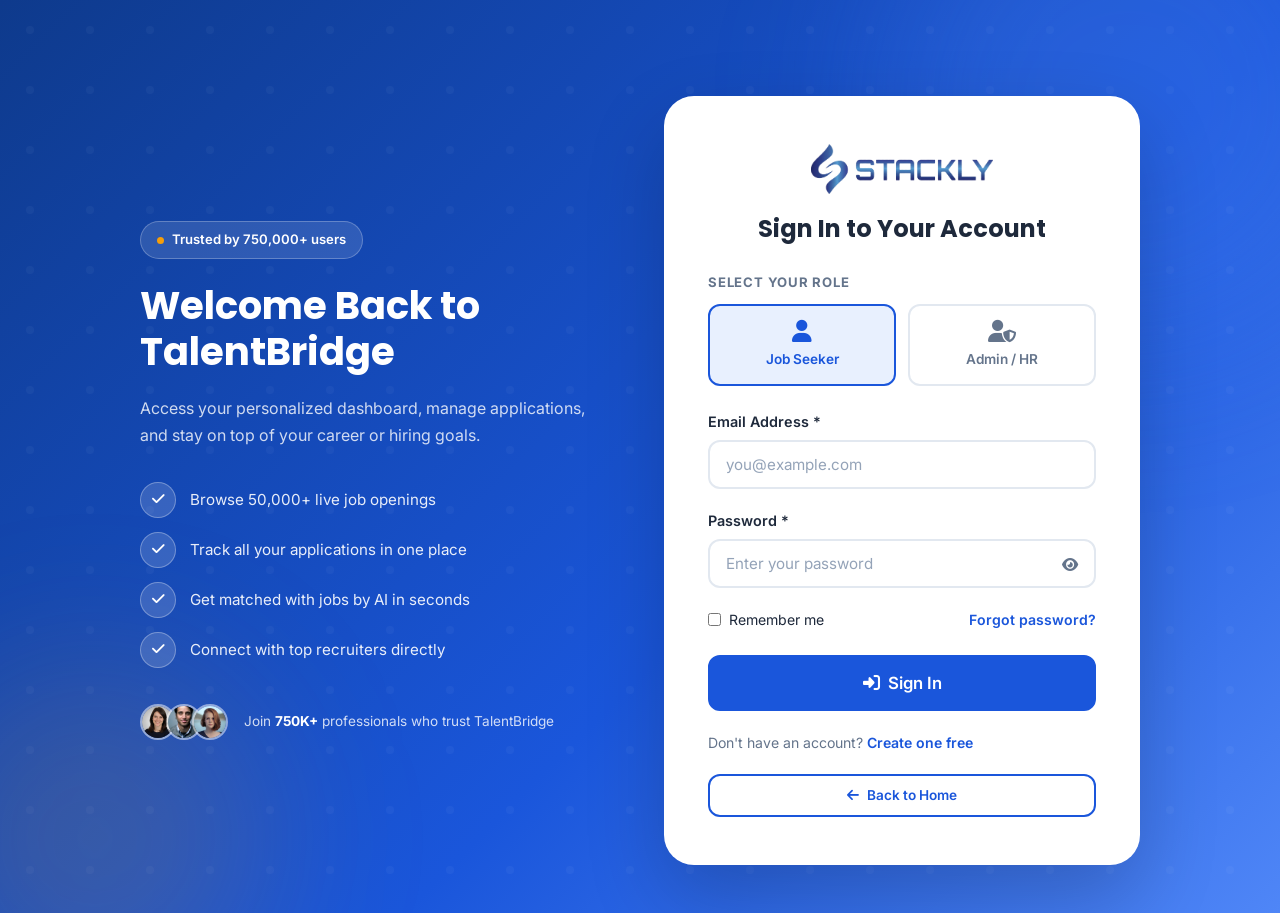
<file: login.html>
<!DOCTYPE html>
<html lang="en">

<head>
  <meta charset="UTF-8" />
  <meta name="viewport" content="width=device-width, initial-scale=1.0" />
  <title>Login — TalentBridge</title>
  <meta name="description"
    content="Log in to your TalentBridge account to access job listings, track applications, and manage your recruitment activities." />
  <link rel="stylesheet" href="styles.css" />
  <link rel="stylesheet" href="styles2.css" />
  <link rel="stylesheet" href="mobile.css" />
  <link rel="stylesheet" href="https://cdnjs.cloudflare.com/ajax/libs/font-awesome/6.5.0/css/all.min.css" />
  <style>
    .login-page {
      min-height: 100vh;
      display: flex;
      align-items: center;
      background: linear-gradient(135deg, var(--secondary) 0%, var(--primary) 60%, #4f86f7 100%);
      padding: calc(var(--navbar-height) + 24px) 24px 48px;
      position: relative;
      overflow: hidden;
    }

    .login-page .blob {
      position: absolute;
      border-radius: 50%;
      filter: blur(80px);
    }

    .login-page .blob-1 {
      width: 500px;
      height: 500px;
      background: rgba(79, 134, 247, .25);
      top: -150px;
      right: -100px;
    }

    .login-page .blob-2 {
      width: 350px;
      height: 350px;
      background: rgba(245, 158, 11, .15);
      bottom: -100px;
      left: -80px;
      animation: float 7s ease-in-out infinite;
    }

    .login-wrapper {
      display: grid;
      grid-template-columns: 1fr 1fr;
      max-width: 1000px;
      margin: 0 auto;
      gap: 48px;
      align-items: center;
      position: relative;
      z-index: 1;
      width: 100%;
    }

    .login-promo {
      color: #fff;
    }

    .login-promo h2 {
      font-size: 2.4rem;
      color: #fff;
      margin-bottom: 20px;
      line-height: 1.2;
    }

    .login-promo p {
      color: rgba(255, 255, 255, .8);
      font-size: 1rem;
      line-height: 1.7;
      margin-bottom: 32px;
    }

    .login-promo-features {
      display: flex;
      flex-direction: column;
      gap: 14px;
    }

    .login-promo-feature {
      display: flex;
      align-items: center;
      gap: 14px;
    }

    .login-promo-feature .check {
      width: 36px;
      height: 36px;
      border-radius: 50%;
      background: rgba(255, 255, 255, .15);
      border: 1px solid rgba(255, 255, 255, .3);
      display: flex;
      align-items: center;
      justify-content: center;
      color: #fff;
      font-size: .9rem;
      flex-shrink: 0;
    }

    .login-promo-feature span {
      color: rgba(255, 255, 255, .9);
      font-size: .95rem;
    }

    .login-card {
      background: #fff;
      border-radius: var(--radius-xl);
      padding: 48px 44px;
      box-shadow: 0 32px 80px rgba(0, 0, 0, .2);
    }

    .role-cards {
      display: grid;
      grid-template-columns: 1fr 1fr;
      gap: 12px;
      margin-bottom: 24px;
    }

    .role-card {
      border: 2px solid var(--border);
      border-radius: var(--radius);
      padding: 14px;
      cursor: pointer;
      text-align: center;
      transition: all var(--transition);
    }

    .role-card:hover {
      border-color: var(--primary);
    }

    .role-card.selected {
      border-color: var(--primary);
      background: var(--primary-light);
    }

    .role-card i {
      font-size: 1.4rem;
      color: var(--text-muted);
      margin-bottom: 6px;
      display: block;
    }

    .role-card.selected i {
      color: var(--primary);
    }

    .role-card span {
      font-size: .85rem;
      font-weight: 600;
      color: var(--text-muted);
      display: block;
    }

    .role-card.selected span {
      color: var(--primary);
    }

    .or-divider {
      display: flex;
      align-items: center;
      gap: 16px;
      text-align: center;
      color: var(--text-light);
      font-size: .85rem;
      margin: 20px 0;
    }

    .or-divider::before,
    .or-divider::after {
      content: '';
      flex: 1;
      border-top: 1px solid var(--border);
    }

    .social-login {
      display: grid;
      grid-template-columns: 1fr 1fr;
      gap: 12px;
    }

    .social-btn {
      border: 1.5px solid var(--border);
      border-radius: var(--radius);
      padding: 11px;
      display: flex;
      align-items: center;
      justify-content: center;
      gap: 10px;
      font-size: .88rem;
      font-weight: 600;
      color: var(--text);
      cursor: pointer;
      transition: all var(--transition);
      background: #fff;
    }

    .social-btn:hover {
      border-color: var(--primary);
      background: var(--primary-light);
      color: var(--primary);
    }
  </style>
</head>

<body>




  <!-- LOGIN PAGE -->
  <main class="login-page">
    <div class="blob blob-1"></div>
    <div class="blob blob-2"></div>

    <div class="login-wrapper">
      <!-- PROMO SIDE -->
      <div class="login-promo">
        <span
          style="display:inline-flex; align-items:center; gap:8px; background:rgba(255,255,255,.12); border:1px solid rgba(255,255,255,.25); color:#fff; padding:7px 16px; border-radius:100px; font-size:.82rem; font-weight:600; margin-bottom:24px;"><span
            style="width:7px; height:7px; background:var(--accent); border-radius:50%;"></span> Trusted by 750,000+
          users</span>
        <h2>Welcome Back to <br />TalentBridge</h2>
        <p>Access your personalized dashboard, manage applications, and stay on top of your career or hiring goals.</p>
        <div class="login-promo-features">
          <div class="login-promo-feature">
            <div class="check"><i class="fas fa-check"></i></div>
            <span>Browse 50,000+ live job openings</span>
          </div>
          <div class="login-promo-feature">
            <div class="check"><i class="fas fa-check"></i></div>
            <span>Track all your applications in one place</span>
          </div>
          <div class="login-promo-feature">
            <div class="check"><i class="fas fa-check"></i></div>
            <span>Get matched with jobs by AI in seconds</span>
          </div>
          <div class="login-promo-feature">
            <div class="check"><i class="fas fa-check"></i></div>
            <span>Connect with top recruiters directly</span>
          </div>
        </div>
        <div style="display:flex; align-items:center; gap:16px; margin-top:36px;">
          <div style="display:flex;">
            <img src="assest/uifaces-popular-avatar (1) (1).webp"
              style="width:36px;height:36px;border-radius:50%;border:2px solid rgba(255,255,255,.5);object-fit:cover;margin-right:-10px;"
              alt="" />
            <img src="assest/avatar2.webp"
              style="width:36px;height:36px;border-radius:50%;border:2px solid rgba(255,255,255,.5);object-fit:cover;margin-right:-10px;"
              alt="" />
            <img src="assest/avatar3.webp"
              style="width:36px;height:36px;border-radius:50%;border:2px solid rgba(255,255,255,.5);object-fit:cover;"
              alt="" />
          </div>
          <p style="font-size:.85rem; color:rgba(255,255,255,.8); margin:0;">Join <strong
              style="color:#fff;">750K+</strong> professionals who trust TalentBridge</p>
        </div>
      </div>

      <!-- LOGIN FORM CARD -->
      <div class="login-card" style="animation:fadeInUp .7s ease both;">
        <div style="text-align:center; margin-bottom:28px;">
          <a href="index.html" class="navbar-logo" style="justify-content:center; margin-bottom:20px; display:flex;">
            <img src="assest/Stackly-logo-Blue.webp" alt="stackly" class="logo-img">
          </a>
          <h3 style="margin-bottom:6px;">Sign In to Your Account</h3>
        </div>

        <!-- ROLE SELECT CARDS -->
        <p
          style="font-size:.82rem; font-weight:700; text-transform:uppercase; letter-spacing:.06em; color:var(--text-muted); margin-bottom:10px;">
          Select Your Role</p>
        <div class="role-cards">
          <div class="role-card selected" id="roleUser" onclick="selectRole('user')">
            <i class="fas fa-user"></i>
            <span>Job Seeker</span>
          </div>
          <div class="role-card" id="roleAdmin" onclick="selectRole('admin')">
            <i class="fas fa-user-shield"></i>
            <span>Admin / HR</span>
          </div>
        </div>

        <!-- SOCIAL LOGIN -->

        <!-- LOGIN FORM -->
        <form id="loginForm" novalidate>
          <input type="hidden" id="role" name="role" value="user" />
          <div class="form-group">
            <label for="email">Email Address *</label>
            <input type="email" id="email" name="email" class="form-control" placeholder="you@example.com" required
              autocomplete="email" />
            <span class="error-msg" data-error="email"><i class="fas fa-exclamation-circle"></i> Please enter a valid
              email address.</span>
          </div>
          <div class="form-group">
            <label for="password">Password *</label>
            <div class="password-toggle-wrap">
              <input type="password" id="password" name="password" class="form-control"
                placeholder="Enter your password" required autocomplete="current-password" />
              <button type="button" class="toggle-pw"><i class="fas fa-eye"></i></button>
            </div>
            <span class="error-msg" data-error="password"><i class="fas fa-exclamation-circle"></i> Password is
              required.</span>
          </div>
          <div style="display:flex; align-items:center; justify-content:space-between; margin-bottom:24px;">
            <label style="display:flex; align-items:center; gap:8px; font-size:.88rem; cursor:pointer;">
              <input type="checkbox" style="accent-color:var(--primary);" /> Remember me
            </label>
            <a href="404.html" style="font-size:.88rem; color:var(--primary); font-weight:600;">Forgot password?</a>
          </div>
          <button type="submit" class="btn btn-primary w-full btn-lg" style="justify-content:center;">
            <i class="fas fa-sign-in-alt"></i> Sign In
          </button>
          <p style="font-size:.88rem; color:var(--text-muted);margin-top: 20px;">Don't have an account? <a
              href="404.html" style="color:var(--primary); font-weight:600;">Create one free</a></p>
        </form>
        <div style="text-align:center; margin-top:20px;">
          <a href="index.html" class="btn btn-secondary btn-sm" style="width:100%; justify-content:center;"><i
              class="fas fa-arrow-left"></i> Back to Home</a>
        </div>
      </div>
    </div>
  </main>

  <script src="script.js"></script>
  <script>
    function selectRole(role) {
      document.getElementById('role').value = role;
      document.getElementById('roleUser').classList.toggle('selected', role === 'user');
      document.getElementById('roleAdmin').classList.toggle('selected', role === 'admin');
    }
  </script>
</body>

</html>
</file>
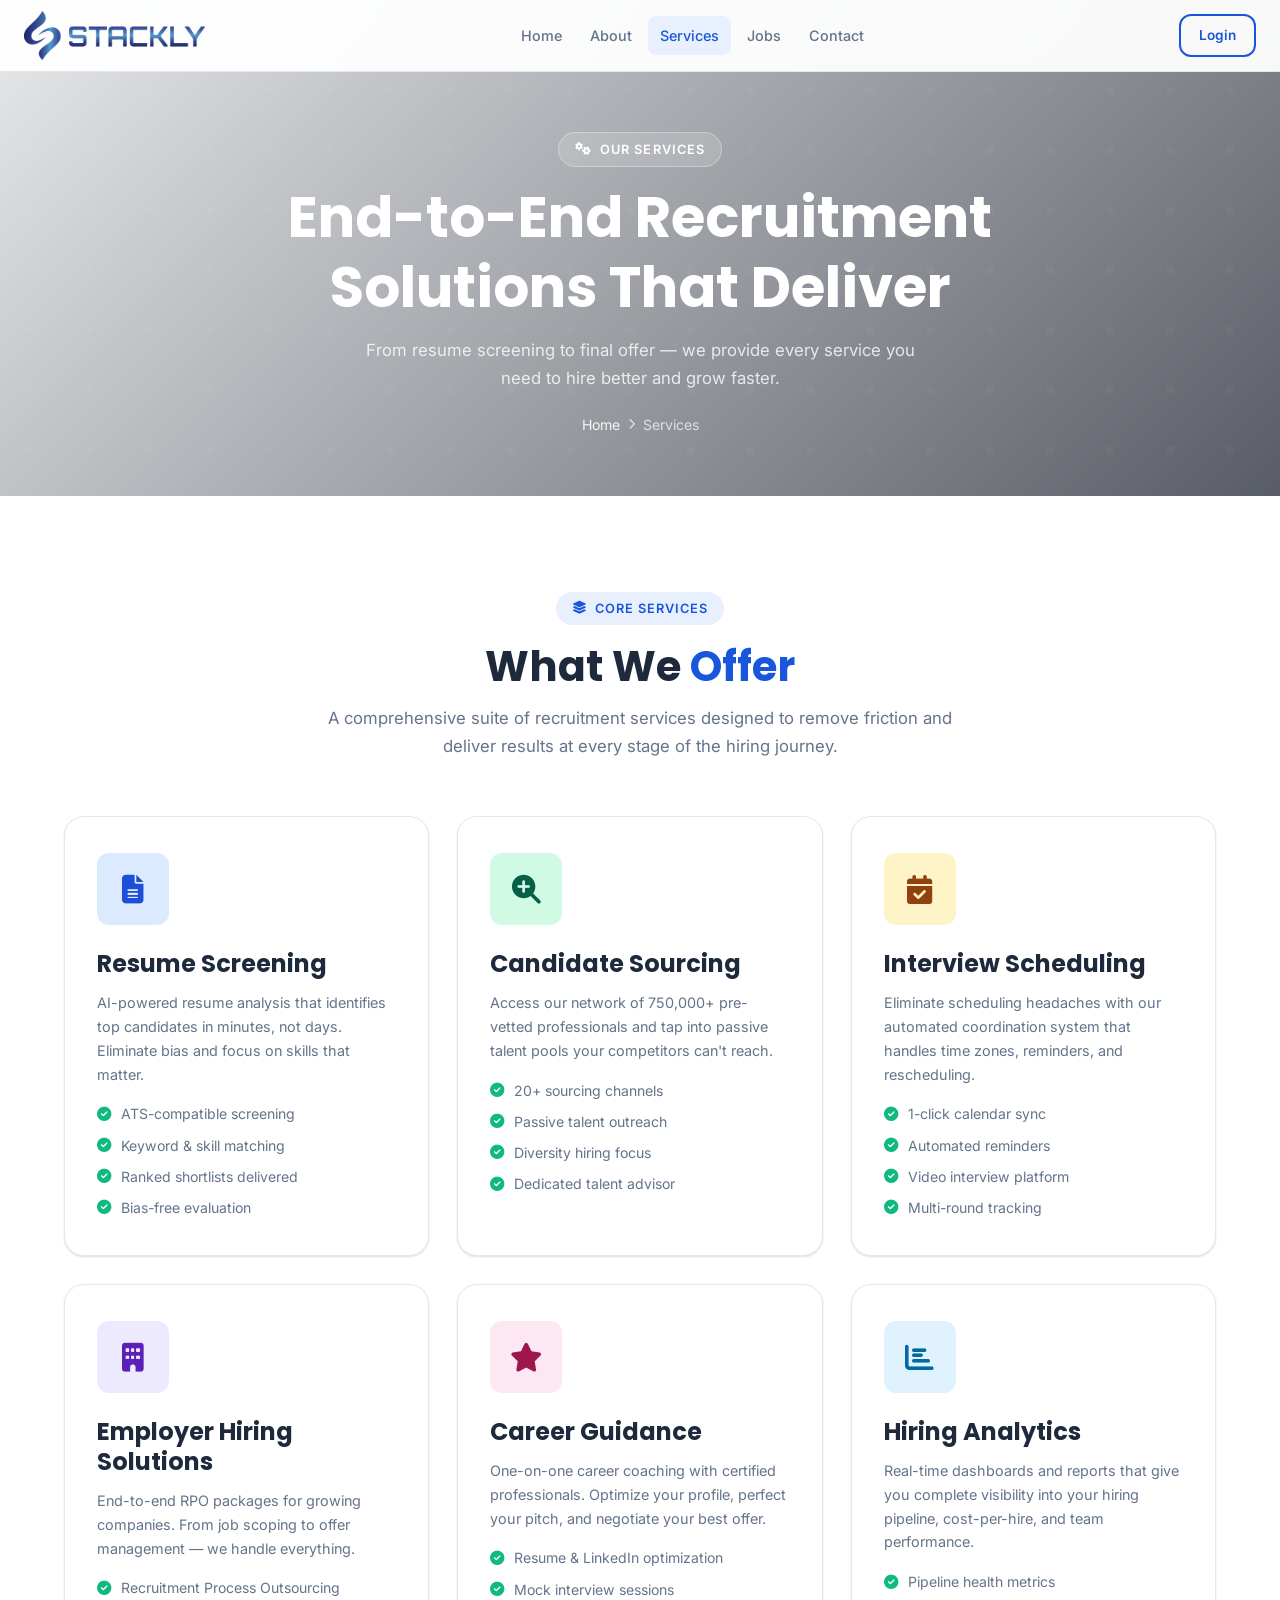
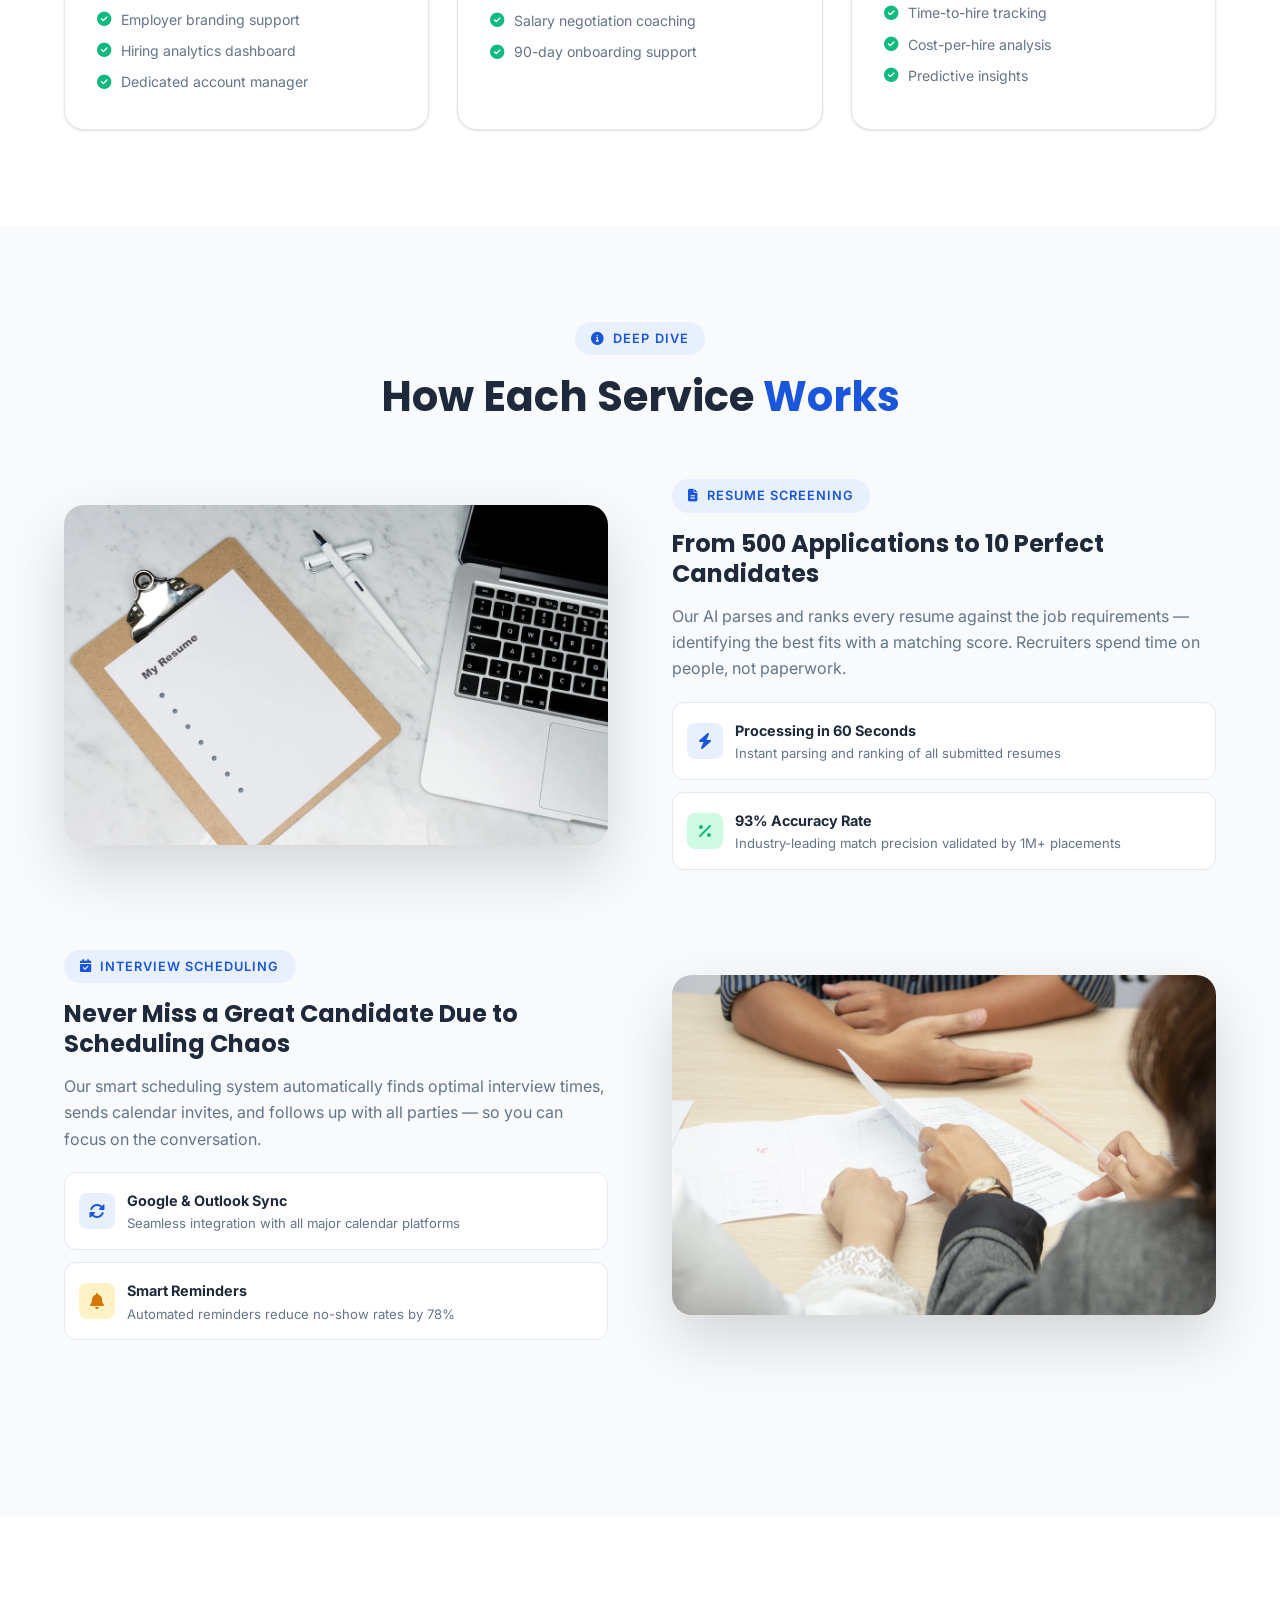
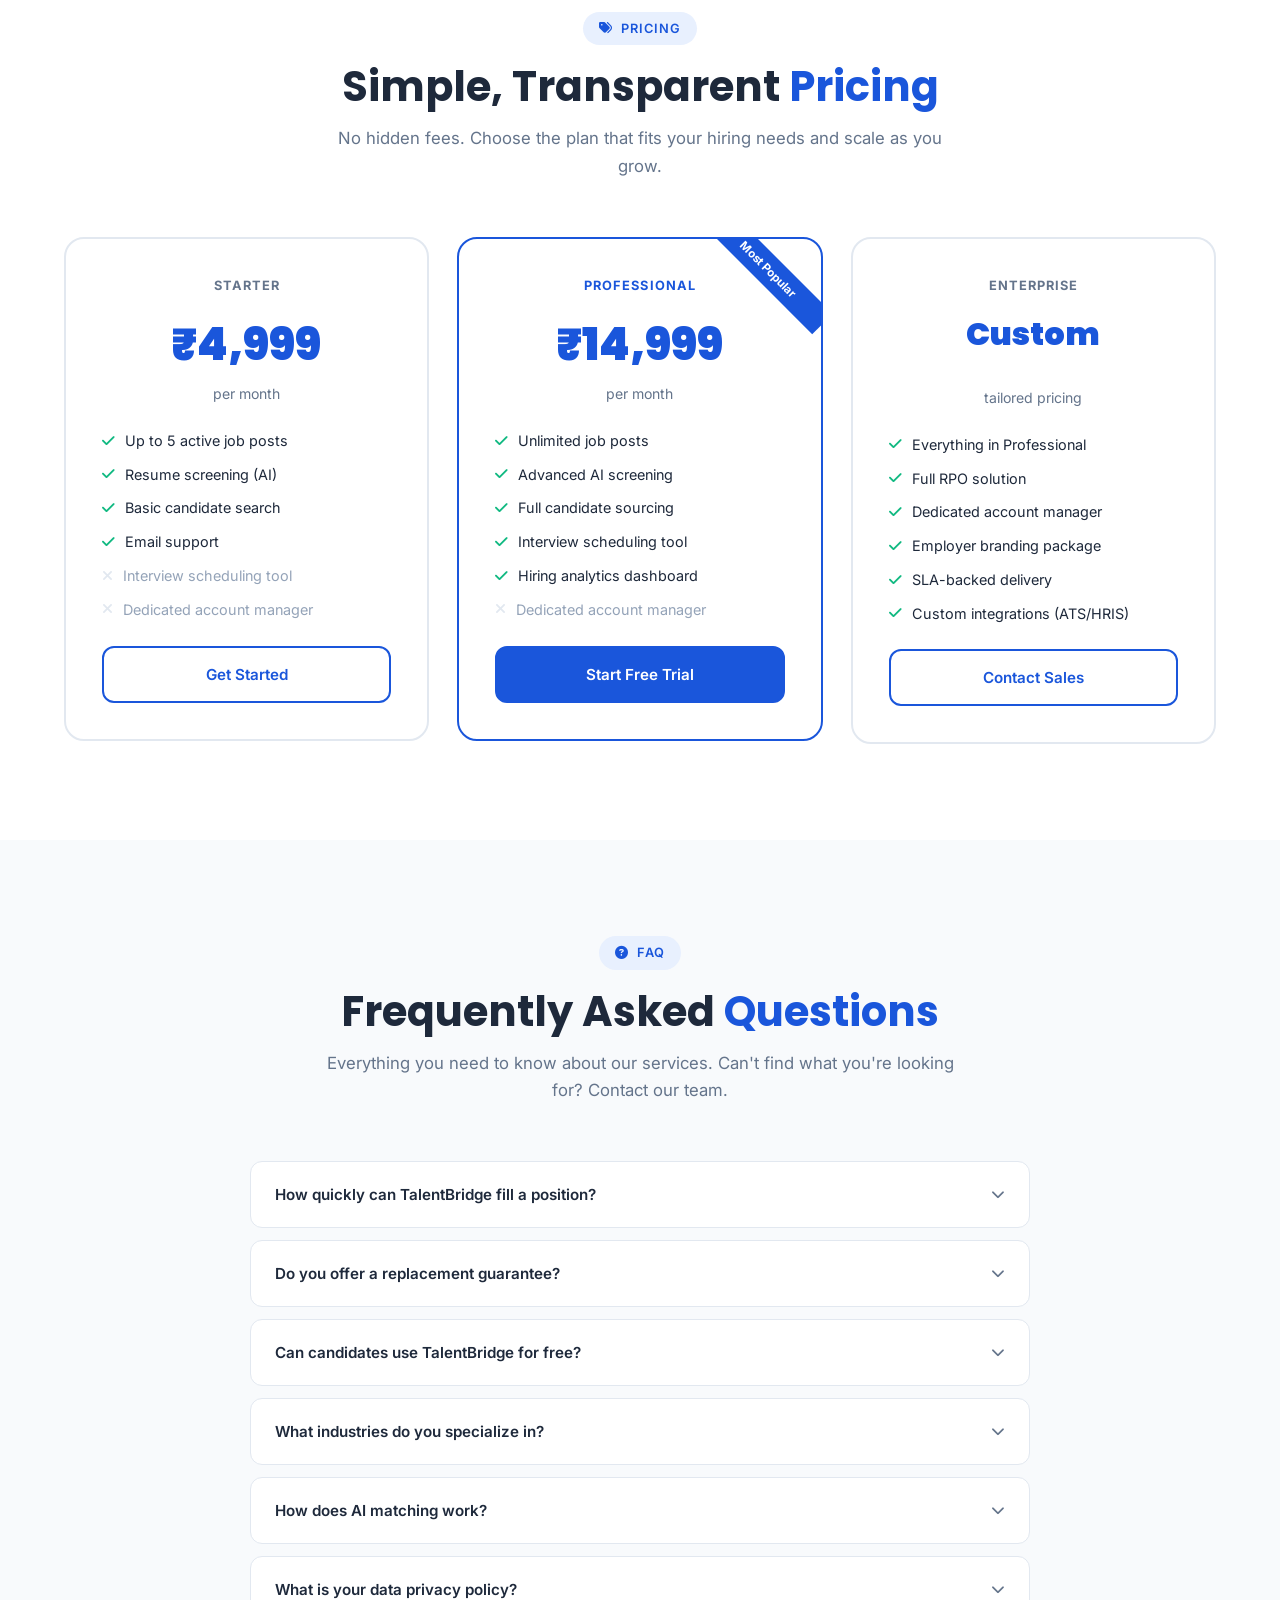
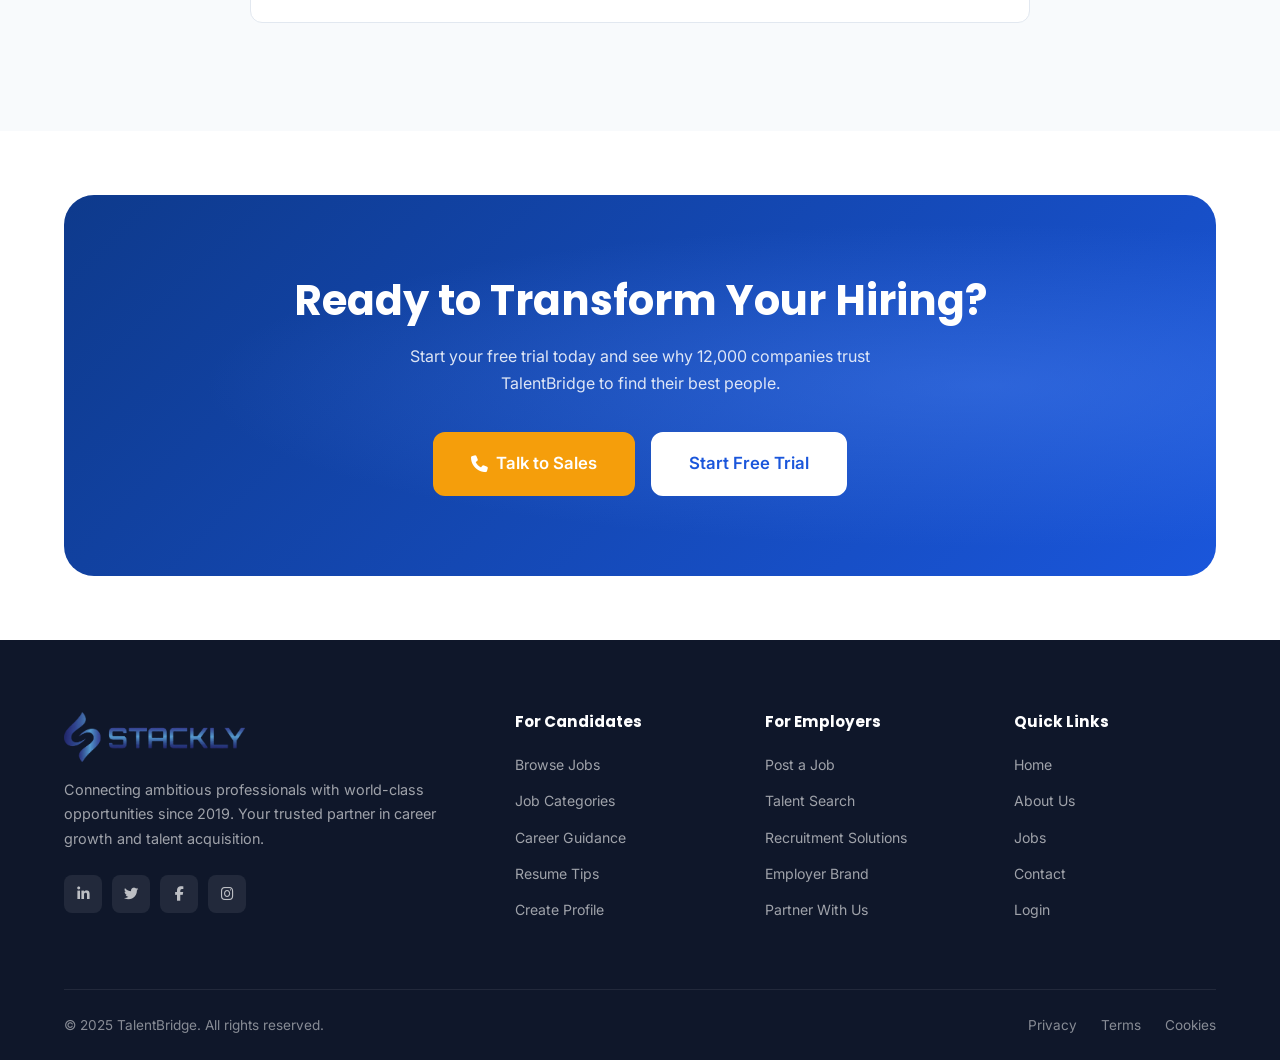
<file: services.html>
<!DOCTYPE html>
<html lang="en">

<head>
  <meta charset="UTF-8" />
  <meta name="viewport" content="width=device-width, initial-scale=1.0" />
  <title>Services — TalentBridge Recruitment Platform</title>
  <meta name="description"
    content="Explore TalentBridge's full suite of recruitment services: resume screening, candidate sourcing, interview scheduling, employer solutions, and career guidance." />
  <link rel="stylesheet" href="styles.css" />
  <link rel="stylesheet" href="styles2.css" />
  <link rel="stylesheet" href="mobile.css" />
  <link rel="stylesheet" href="https://cdnjs.cloudflare.com/ajax/libs/font-awesome/6.5.0/css/all.min.css" />
  <style>
    .pricing-card {
      background: #fff;
      border-radius: var(--radius-lg);
      padding: 36px;
      border: 2px solid var(--border);
      text-align: center;
      transition: all var(--transition);
      position: relative;
      overflow: hidden;
    }

    .pricing-card.popular {
      border-color: var(--primary);
    }

    .pricing-card.popular::before {
      content: 'Most Popular';
      position: absolute;
      top: 16px;
      right: -24px;
      background: var(--primary);
      color: #fff;
      font-size: .72rem;
      font-weight: 700;
      padding: 5px 40px;
      transform: rotate(45deg);
      transform-origin: center;
    }

    .pricing-card:hover {
      transform: translateY(-6px);
      box-shadow: var(--shadow-xl);
    }

    .pricing-card.popular:hover {
      box-shadow: 0 20px 60px rgba(26, 86, 219, .2);
    }

    .price-num {
      font-size: 2.8rem;
      font-weight: 900;
      font-family: 'Poppins', sans-serif;
      color: var(--primary);
    }

    .price-period {
      font-size: .88rem;
      color: var(--text-muted);
    }

    .pricing-features {
      text-align: left;
      margin: 24px 0;
      display: flex;
      flex-direction: column;
      gap: 10px;
    }

    .pricing-features li {
      display: flex;
      align-items: center;
      gap: 10px;
      font-size: .9rem;
    }

    .pricing-features li i {
      color: var(--success);
    }

    .pricing-features li.na {
      color: var(--text-light);
    }

    .pricing-features li.na i {
      color: var(--border);
    }

    .service-zigzag-row {
      display: grid;
      grid-template-columns: 1fr 1fr;
      gap: 64px;
      align-items: center;
      margin-bottom: 80px;
    }

    .service-zigzag-row.reverse {
      direction: rtl;
    }

    .service-zigzag-row.reverse>* {
      direction: ltr;
    }

    .service-img {
      border-radius: var(--radius-lg);
      overflow: hidden;
      box-shadow: var(--shadow-xl);
    }

    .service-img img {
      width: 100%;
      height: 340px;
      object-fit: cover;
    }
  </style>
</head>

<body>

  <!-- NAVBAR -->
  <nav class="navbar">
    <div class="navbar-inner">
      <a href="index.html" class="navbar-logo">
        <img src="assest/Stackly-logo-Blue.webp" alt="stackly" class="logo-img">
      </a>
      <div class="navbar-nav">
        <a href="index.html">Home</a><a href="about.html">About</a><a href="services.html" class="active">Services</a><a
          href="jobs.html">Jobs</a><a href="contact.html">Contact</a>
      </div>
      <div class="navbar-actions">
        <a href="login.html" class="btn btn-secondary btn-sm">Login</a>

      </div>
      <div class="hamburger" id="hamburger"><span></span><span></span><span></span></div>
    </div>
  </nav>
  <div class="mobile-menu" id="mobileMenu">
    <a href="index.html">Home</a><a href="about.html">About</a><a href="services.html">Services</a><a
      href="jobs.html">Jobs</a><a href="contact.html">Contact</a>
    <div class="mobile-actions"><a href="login.html" class="btn btn-secondary">Login</a></div>
  </div>

  <!-- PAGE HERO -->
  <section class="page-hero" style="position:relative; overflow:hidden; background:linear-gradient(135deg,rgba(27, 27, 27, 0.075) 0%,rgba(49, 53, 63, 0.8) 100%);">
    <video src="assest/hero_animation.mp4" autoplay loop muted playsinline style="position:absolute; top:0; left:0; width:100%; height:100%; object-fit:cover; z-index:-1;"></video>
    <div class="container" style="position:relative; z-index:1;">
      <span class="section-label"
        style="background:rgba(255,255,255,.15);color:#fff;border:1px solid rgba(255,255,255,.3);margin-bottom:16px;"><i
          class="fas fa-cogs"></i> Our Services</span>
      <h1>End-to-End Recruitment <br />Solutions That Deliver</h1>
      <p>From resume screening to final offer — we provide every service you need to hire better and grow faster.</p>
      <div class="breadcrumb"><a href="index.html">Home</a><i class="fas fa-chevron-right"
          style="font-size:.7rem;"></i><span>Services</span></div>
    </div>
  </section>

  <!-- CORE SERVICES GRID -->
  <section class="section bg-white">
    <div class="container">
      <div class="section-header animate-on-scroll">
        <span class="section-label"><i class="fas fa-layer-group"></i> Core Services</span>
        <h2>What We <span class="text-primary">Offer</span></h2>
        <p>A comprehensive suite of recruitment services designed to remove friction and deliver results at every stage
          of the hiring journey.</p>
      </div>
      <div class="grid-3" style="gap:28px;">
        <div class="service-feature-card animate-on-scroll stagger-1">
          <div class="service-icon-lg" style="background:#dbeafe;color:#1d4ed8;"><i class="fas fa-file-alt"></i></div>
          <h3>Resume Screening</h3>
          <p style="font-size:.9rem;">AI-powered resume analysis that identifies top candidates in minutes, not days.
            Eliminate bias and focus on skills that matter.</p>
          <ul>
            <li><i class="fas fa-check-circle"></i> ATS-compatible screening</li>
            <li><i class="fas fa-check-circle"></i> Keyword & skill matching</li>
            <li><i class="fas fa-check-circle"></i> Ranked shortlists delivered</li>
            <li><i class="fas fa-check-circle"></i> Bias-free evaluation</li>
          </ul>
        </div>
        <div class="service-feature-card animate-on-scroll stagger-2">
          <div class="service-icon-lg" style="background:#d1fae5;color:#065f46;"><i class="fas fa-search-plus"></i>
          </div>
          <h3>Candidate Sourcing</h3>
          <p style="font-size:.9rem;">Access our network of 750,000+ pre-vetted professionals and tap into passive
            talent pools your competitors can't reach.</p>
          <ul>
            <li><i class="fas fa-check-circle"></i> 20+ sourcing channels</li>
            <li><i class="fas fa-check-circle"></i> Passive talent outreach</li>
            <li><i class="fas fa-check-circle"></i> Diversity hiring focus</li>
            <li><i class="fas fa-check-circle"></i> Dedicated talent advisor</li>
          </ul>
        </div>
        <div class="service-feature-card animate-on-scroll stagger-3">
          <div class="service-icon-lg" style="background:#fef3c7;color:#92400e;"><i class="fas fa-calendar-check"></i>
          </div>
          <h3>Interview Scheduling</h3>
          <p style="font-size:.9rem;">Eliminate scheduling headaches with our automated coordination system that handles
            time zones, reminders, and rescheduling.</p>
          <ul>
            <li><i class="fas fa-check-circle"></i> 1-click calendar sync</li>
            <li><i class="fas fa-check-circle"></i> Automated reminders</li>
            <li><i class="fas fa-check-circle"></i> Video interview platform</li>
            <li><i class="fas fa-check-circle"></i> Multi-round tracking</li>
          </ul>
        </div>
        <div class="service-feature-card animate-on-scroll stagger-1">
          <div class="service-icon-lg" style="background:#ede9fe;color:#5b21b6;"><i class="fas fa-building"></i></div>
          <h3>Employer Hiring Solutions</h3>
          <p style="font-size:.9rem;">End-to-end RPO packages for growing companies. From job scoping to offer
            management — we handle everything.</p>
          <ul>
            <li><i class="fas fa-check-circle"></i> Recruitment Process Outsourcing</li>
            <li><i class="fas fa-check-circle"></i> Employer branding support</li>
            <li><i class="fas fa-check-circle"></i> Hiring analytics dashboard</li>
            <li><i class="fas fa-check-circle"></i> Dedicated account manager</li>
          </ul>
        </div>
        <div class="service-feature-card animate-on-scroll stagger-2">
          <div class="service-icon-lg" style="background:#fce7f3;color:#9d174d;"><i class="fas fa-star"></i></div>
          <h3>Career Guidance</h3>
          <p style="font-size:.9rem;">One-on-one career coaching with certified professionals. Optimize your profile,
            perfect your pitch, and negotiate your best offer.</p>
          <ul>
            <li><i class="fas fa-check-circle"></i> Resume &amp; LinkedIn optimization</li>
            <li><i class="fas fa-check-circle"></i> Mock interview sessions</li>
            <li><i class="fas fa-check-circle"></i> Salary negotiation coaching</li>
            <li><i class="fas fa-check-circle"></i> 90-day onboarding support</li>
          </ul>
        </div>
        <div class="service-feature-card animate-on-scroll stagger-3">
          <div class="service-icon-lg" style="background:#e0f2fe;color:#0369a1;"><i class="fas fa-chart-bar"></i></div>
          <h3>Hiring Analytics</h3>
          <p style="font-size:.9rem;">Real-time dashboards and reports that give you complete visibility into your
            hiring pipeline, cost-per-hire, and team performance.</p>
          <ul>
            <li><i class="fas fa-check-circle"></i> Pipeline health metrics</li>
            <li><i class="fas fa-check-circle"></i> Time-to-hire tracking</li>
            <li><i class="fas fa-check-circle"></i> Cost-per-hire analysis</li>
            <li><i class="fas fa-check-circle"></i> Predictive insights</li>
          </ul>
        </div>
      </div>
    </div>
  </section>

  <!-- ZIGZAG DETAIL SECTIONS -->
  <section class="section" style="background:var(--bg);">
    <div class="container">
      <div class="section-header animate-on-scroll">
        <span class="section-label"><i class="fas fa-info-circle"></i> Deep Dive</span>
        <h2>How Each Service <span class="text-primary">Works</span></h2>
      </div>

      <div class="service-zigzag-row animate-on-scroll">
        <div class="service-img">
          <img src="assest/services1.webp" alt="Resume screening process" />
        </div>
        <div>
          <span class="section-label"><i class="fas fa-file-alt"></i> Resume Screening</span>
          <h3>From 500 Applications to 10 Perfect Candidates</h3>
          <p style="margin:14px 0;">Our AI parses and ranks every resume against the job requirements — identifying the
            best fits with a matching score. Recruiters spend time on people, not paperwork.</p>
          <div style="display:flex; flex-direction:column; gap:12px; margin-top:20px;">
            <div
              style="display:flex; gap:12px; align-items:center; padding:14px; background:#fff; border-radius:var(--radius); border:1px solid var(--border);">
              <div
                style="width:36px; height:36px; background:var(--primary-light); color:var(--primary); border-radius:8px; display:flex; align-items:center; justify-content:center; flex-shrink:0;">
                <i class="fas fa-bolt"></i>
              </div>
              <div><strong style="font-size:.9rem;">Processing in 60 Seconds</strong>
                <p style="font-size:.82rem; margin:0;">Instant parsing and ranking of all submitted resumes</p>
              </div>
            </div>
            <div
              style="display:flex; gap:12px; align-items:center; padding:14px; background:#fff; border-radius:var(--radius); border:1px solid var(--border);">
              <div
                style="width:36px; height:36px; background:#d1fae5; color:var(--success); border-radius:8px; display:flex; align-items:center; justify-content:center; flex-shrink:0;">
                <i class="fas fa-percentage"></i>
              </div>
              <div><strong style="font-size:.9rem;">93% Accuracy Rate</strong>
                <p style="font-size:.82rem; margin:0;">Industry-leading match precision validated by 1M+ placements</p>
              </div>
            </div>
          </div>
        </div>
      </div>

      <div class="service-zigzag-row reverse animate-on-scroll">
        <div class="service-img">
          <img src="assest/services2.webp" alt="Interview scheduling" />
        </div>
        <div>
          <span class="section-label"><i class="fas fa-calendar-check"></i> Interview Scheduling</span>
          <h3>Never Miss a Great Candidate Due to Scheduling Chaos</h3>
          <p style="margin:14px 0;">Our smart scheduling system automatically finds optimal interview times, sends
            calendar invites, and follows up with all parties — so you can focus on the conversation.</p>
          <div style="display:flex; flex-direction:column; gap:12px; margin-top:20px;">
            <div
              style="display:flex; gap:12px; align-items:center; padding:14px; background:#fff; border-radius:var(--radius); border:1px solid var(--border);">
              <div
                style="width:36px; height:36px; background:var(--primary-light); color:var(--primary); border-radius:8px; display:flex; align-items:center; justify-content:center; flex-shrink:0;">
                <i class="fas fa-sync-alt"></i>
              </div>
              <div><strong style="font-size:.9rem;">Google &amp; Outlook Sync</strong>
                <p style="font-size:.82rem; margin:0;">Seamless integration with all major calendar platforms</p>
              </div>
            </div>
            <div
              style="display:flex; gap:12px; align-items:center; padding:14px; background:#fff; border-radius:var(--radius); border:1px solid var(--border);">
              <div
                style="width:36px; height:36px; background:#fef3c7; color:var(--accent-dark); border-radius:8px; display:flex; align-items:center; justify-content:center; flex-shrink:0;">
                <i class="fas fa-bell"></i>
              </div>
              <div><strong style="font-size:.9rem;">Smart Reminders</strong>
                <p style="font-size:.82rem; margin:0;">Automated reminders reduce no-show rates by 78%</p>
              </div>
            </div>
          </div>
        </div>
      </div>
    </div>
  </section>

  <!-- PRICING -->
  <section class="section bg-white">
    <div class="container">
      <div class="section-header animate-on-scroll">
        <span class="section-label"><i class="fas fa-tags"></i> Pricing</span>
        <h2>Simple, Transparent <span class="text-primary">Pricing</span></h2>
        <p>No hidden fees. Choose the plan that fits your hiring needs and scale as you grow.</p>
      </div>
      <div class="grid-3" style="gap:28px; align-items:start;">
        <div class="pricing-card animate-on-scroll stagger-1">
          <p
            style="font-size:.8rem; font-weight:700; text-transform:uppercase; letter-spacing:.08em; color:var(--text-muted); margin-bottom:12px;">
            Starter</p>
          <div class="price-num">₹4,999</div>
          <div class="price-period">per month</div>
          <ul class="pricing-features">
            <li><i class="fas fa-check"></i> Up to 5 active job posts</li>
            <li><i class="fas fa-check"></i> Resume screening (AI)</li>
            <li><i class="fas fa-check"></i> Basic candidate search</li>
            <li><i class="fas fa-check"></i> Email support</li>
            <li class="na"><i class="fas fa-times"></i> Interview scheduling tool</li>
            <li class="na"><i class="fas fa-times"></i> Dedicated account manager</li>
          </ul>
          <a href="login.html" class="btn btn-secondary w-full" style="justify-content:center;">Get Started</a>
        </div>
        <div class="pricing-card popular animate-on-scroll stagger-2">
          <p
            style="font-size:.8rem; font-weight:700; text-transform:uppercase; letter-spacing:.08em; color:var(--primary); margin-bottom:12px;">
            Professional</p>
          <div class="price-num">₹14,999</div>
          <div class="price-period">per month</div>
          <ul class="pricing-features">
            <li><i class="fas fa-check"></i> Unlimited job posts</li>
            <li><i class="fas fa-check"></i> Advanced AI screening</li>
            <li><i class="fas fa-check"></i> Full candidate sourcing</li>
            <li><i class="fas fa-check"></i> Interview scheduling tool</li>
            <li><i class="fas fa-check"></i> Hiring analytics dashboard</li>
            <li class="na"><i class="fas fa-times"></i> Dedicated account manager</li>
          </ul>
          <a href="login.html" class="btn btn-primary w-full" style="justify-content:center;">Start Free Trial</a>
        </div>
        <div class="pricing-card animate-on-scroll stagger-3">
          <p
            style="font-size:.8rem; font-weight:700; text-transform:uppercase; letter-spacing:.08em; color:var(--text-muted); margin-bottom:12px;">
            Enterprise</p>
          <div class="price-num" style="font-size:2rem; margin-bottom: 25px;">Custom</div>
          <div class="price-period">tailored pricing</div>
          <ul class="pricing-features">
            <li><i class="fas fa-check"></i> Everything in Professional</li>
            <li><i class="fas fa-check"></i> Full RPO solution</li>
            <li><i class="fas fa-check"></i> Dedicated account manager</li>
            <li><i class="fas fa-check"></i> Employer branding package</li>
            <li><i class="fas fa-check"></i> SLA-backed delivery</li>
            <li><i class="fas fa-check"></i> Custom integrations (ATS/HRIS)</li>
          </ul>
          <a href="contact.html" class="btn btn-secondary w-full" style="justify-content:center;">Contact Sales</a>
        </div>
      </div>
    </div>
  </section>

  <!-- FAQ -->
  <section class="section" style="background:var(--bg);">
    <div class="container">
      <div class="section-header animate-on-scroll">
        <span class="section-label"><i class="fas fa-question-circle"></i> FAQ</span>
        <h2>Frequently Asked <span class="text-primary">Questions</span></h2>
        <p>Everything you need to know about our services. Can't find what you're looking for? Contact our team.</p>
      </div>
      <div style="max-width:780px; margin:0 auto;">
        <div class="faq-item animate-on-scroll">
          <div class="faq-question">How quickly can TalentBridge fill a position? <i class="fas fa-chevron-down"></i>
          </div>
          <div class="faq-answer">
            <div class="faq-answer-inner">Our average time-to-fill is 14 working days for professional roles, versus the
              industry average of 42 days. For executive searches, it typically ranges from 3–6 weeks depending on the
              seniority and specialization required.</div>
          </div>
        </div>
        <div class="faq-item animate-on-scroll">
          <div class="faq-question">Do you offer a replacement guarantee? <i class="fas fa-chevron-down"></i></div>
          <div class="faq-answer">
            <div class="faq-answer-inner">Yes! All our placements come with a 90-day replacement guarantee. If a placed
              candidate leaves or isn't the right fit within the first 90 days, we will source and place a replacement
              at no additional charge.</div>
          </div>
        </div>
        <div class="faq-item animate-on-scroll">
          <div class="faq-question">Can candidates use TalentBridge for free? <i class="fas fa-chevron-down"></i></div>
          <div class="faq-answer">
            <div class="faq-answer-inner">Absolutely. TalentBridge is completely free for job seekers. You can create a
              profile, browse jobs, apply to positions, and access basic career guidance at no cost. Premium career
              coaching packages are available as optional paid add-ons.</div>
          </div>
        </div>
        <div class="faq-item animate-on-scroll">
          <div class="faq-question">What industries do you specialize in? <i class="fas fa-chevron-down"></i></div>
          <div class="faq-answer">
            <div class="faq-answer-inner">We have dedicated specialist teams covering 20+ verticals including
              Technology, Finance, Healthcare, Manufacturing, FMCG, Media, Legal, Education, Logistics, and more. Each
              recruiter has deep domain expertise in their assigned sector.</div>
          </div>
        </div>
        <div class="faq-item animate-on-scroll">
          <div class="faq-question">How does AI matching work? <i class="fas fa-chevron-down"></i></div>
          <div class="faq-answer">
            <div class="faq-answer-inner">Our AI engine analyzes 200+ data points per candidate including skills,
              experience trajectory, company culture fit, career goals, and compensation expectations. It then
              cross-references these against job requirements to generate a proprietary match score for each role.</div>
          </div>
        </div>
        <div class="faq-item animate-on-scroll">
          <div class="faq-question">What is your data privacy policy? <i class="fas fa-chevron-down"></i></div>
          <div class="faq-answer">
            <div class="faq-answer-inner">We are fully GDPR and PDPA compliant. All candidate data is stored securely,
              encrypted at rest and in transit. We never share personal data with third parties without explicit
              consent, and candidates can request data deletion at any time.</div>
          </div>
        </div>
      </div>
    </div>
  </section>

  <!-- CTA -->
  <section class="section-sm" style="background:#fff; padding:64px 0;">
    <div class="container">
      <div class="cta-banner animate-on-scroll">
        <div class="content">
          <h2>Ready to Transform Your Hiring?</h2>
          <p>Start your free trial today and see why 12,000 companies trust TalentBridge to find their best people.</p>
          <div class="btn-group">
            <a href="contact.html" class="btn btn-accent btn-lg"><i class="fas fa-phone"></i> Talk to Sales</a>
            <a href="login.html" class="btn btn-white btn-lg">Start Free Trial</a>
          </div>
        </div>
      </div>
    </div>
  </section>

  <!-- FOOTER -->
  <footer class="footer">
    <div class="container">
      <div class="footer-grid">
        <div class="footer-brand">
          <a href="index.html" class="navbar-logo" style="margin-bottom:16px; display:flex;">
            <img src="assest/Stackly-logo-Blue.webp" alt="stackly" class="logo-img">
          </a>
          <p>Connecting ambitious professionals with world-class opportunities since 2019. Your trusted partner in
            career growth and talent acquisition.</p>
          <div class="footer-social">
            <a href="404.html"><i class="fab fa-linkedin-in"></i></a>
            <a href="404.html"><i class="fab fa-twitter"></i></a>
            <a href="404.html"><i class="fab fa-facebook-f"></i></a>
            <a href="404.html"><i class="fab fa-instagram"></i></a>
          </div>
        </div>
        <div class="footer-col">
          <h5>For Candidates</h5>
          <ul>
            <li><a href="404.html">Browse Jobs</a></li>
            <li><a href="404.html">Job Categories</a></li>
            <li><a href="404.html">Career Guidance</a></li>
            <li><a href="404.html">Resume Tips</a></li>
            <li><a href="404.html">Create Profile</a></li>
          </ul>
        </div>
        <div class="footer-col">
          <h5>For Employers</h5>
          <ul>
            <li><a href="404.html">Post a Job</a></li>
            <li><a href="404.html">Talent Search</a></li>
            <li><a href="404.html">Recruitment Solutions</a></li>
            <li><a href="404.html">Employer Brand</a></li>
            <li><a href="404.html">Partner With Us</a></li>
          </ul>
        </div>
        <div class="footer-col">
          <h5>Quick Links</h5>
          <ul>
            <li><a href="index.html">Home</a></li>
            <li><a href="about.html">About Us</a></li>
            <li><a href="jobs.html">Jobs</a></li>
            <li><a href="contact.html">Contact</a></li>

            <li><a href="login.html">Login</a></li>
          </ul>
        </div>
      </div>
      <div class="footer-bottom">
        <p>&copy; 2025 TalentBridge. All rights reserved.</p>
        <div class="footer-bottom-links">
          <a href="404.html">Privacy</a>
          <a href="404.html">Terms</a>
          <a href="404.html">Cookies</a>
        </div>
      </div>
    </div>
  </footer>

  <script src="script.js"></script>
</body>

</html>
</file>
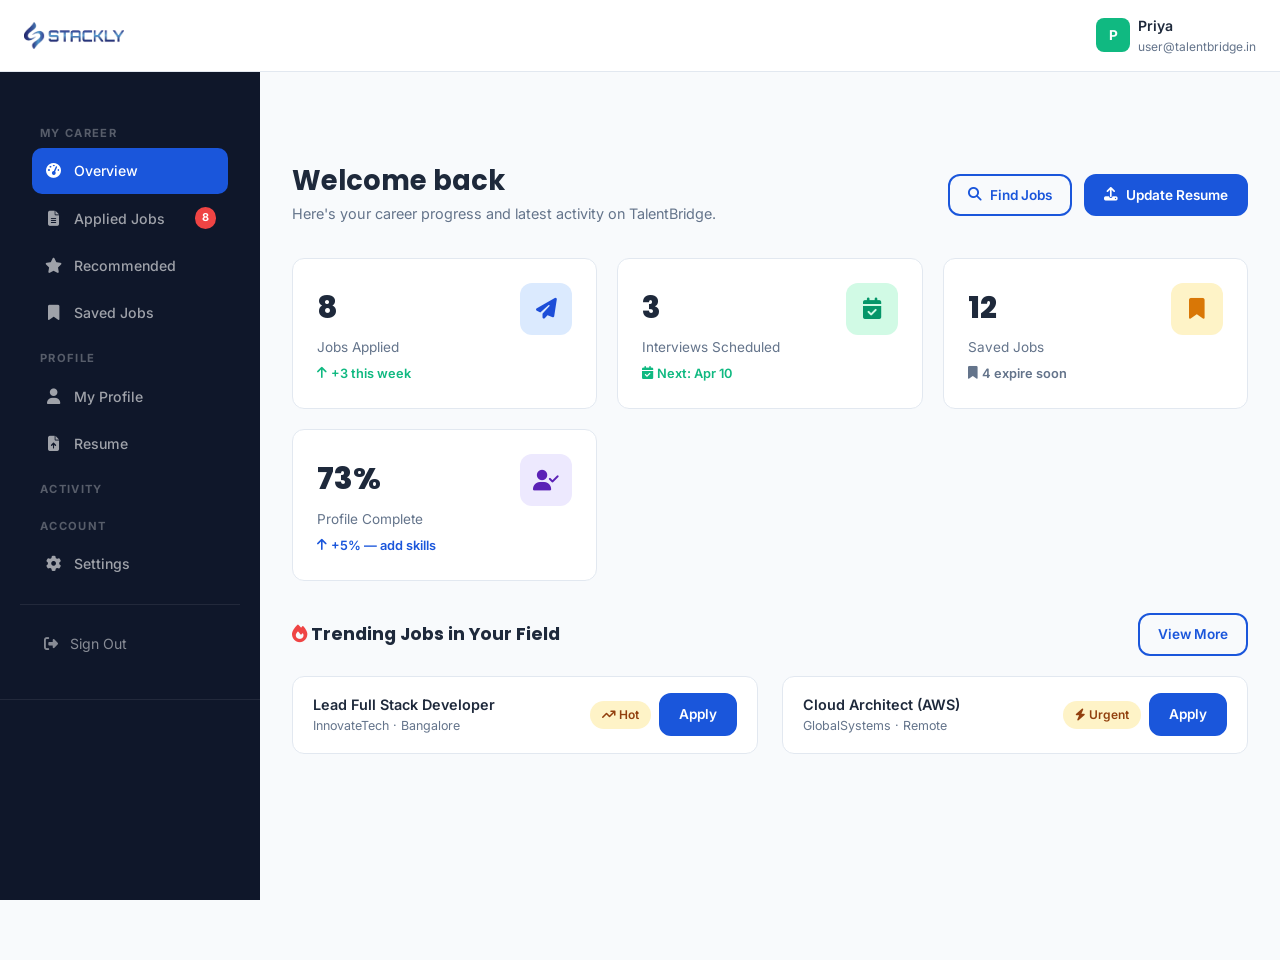
<file: user-dashboard.html>
<!DOCTYPE html>
<html lang="en">

<head>
  <meta charset="UTF-8" />
  <meta name="viewport" content="width=device-width, initial-scale=1.0" />
  <title>User Dashboard — TalentBridge</title>
  <meta name="description"
    content="Manage your TalentBridge profile, track job applications, discover recommended jobs, and grow your career." />
  <link rel="stylesheet" href="styles.css" />
  <link rel="stylesheet" href="styles2.css" />
  <link rel="stylesheet" href="mobile.css" />
  <link rel="stylesheet" href="https://cdnjs.cloudflare.com/ajax/libs/font-awesome/6.5.0/css/all.min.css" />
  <style>
    .dash-grid-2 {
      display: grid;
      grid-template-columns: 1fr 1fr;
      gap: 24px;
    }

    .dash-grid-3 {
      display: grid;
      grid-template-columns: 1fr 1fr 1fr;
      gap: 24px;
    }

    .app-status-card {
      background: #fff;
      border-radius: var(--radius);
      border: 1px solid var(--border);
      padding: 16px 20px;
      display: flex;
      align-items: center;
      justify-content: space-between;
      gap: 12px;
      transition: all var(--transition);
    }

    .app-status-card:hover {
      border-color: var(--primary-light);
      box-shadow: var(--shadow-sm);
    }

    .rec-job-card {
      background: #fff;
      border-radius: var(--radius);
      border: 1px solid var(--border);
      padding: 18px;
      transition: all var(--transition);
    }

    .rec-job-card:hover {
      border-color: var(--primary);
      box-shadow: var(--shadow);
    }

    .rec-job-card h5 {
      font-size: .9rem;
      margin-bottom: 4px;
    }

    .skill-tag {
      display: inline-block;
      padding: 4px 10px;
      background: var(--bg);
      border: 1px solid var(--border);
      border-radius: 100px;
      font-size: .78rem;
      font-weight: 600;
      color: var(--text-muted);
    }
  </style>
</head>

<body class="dashboard-page">

  <!-- TOP NAVBAR -->
  <nav class="navbar">
    <div class="navbar-inner" style="max-width: 100%;">
      <a href="index.html" class="navbar-logo">
        <img src="assest/Stackly-logo-Blue.webp" alt="stackly" class="logo-img" style="width: 100px;">
      </a>

      
        <div style="display:flex; align-items:center; gap:8px;">
          <div
            style="width:34px; height:34px; background:var(--success); border-radius:8px; display:flex; align-items:center; justify-content:center; color:#fff; font-size:.85rem; font-weight:700;">
            P</div>
          <div style="font-size:.88rem;">
            <div style="font-weight:600;">Priya</div>
            <div
              style="font-size:.75rem; color:var(--text-muted); max-width:160px; overflow:hidden; text-overflow:ellipsis; white-space:nowrap;"
              class="user-email-display">user@talentbridge.in</div>
          </div>
        </div>

        <div class="hamburger" id="hamburger"><span></span><span></span><span></span></div>
      </div>
  </nav>


  <div class="dashboard-layout">
    <!-- SIDEBAR -->
    <aside class="sidebar">
      <div class="sidebar-header">

        <nav class="sidebar-nav">
          <div class="sidebar-section-label">My Career</div>
          <a href="#overview" class="active"><i class="fas fa-tachometer-alt"></i> Overview</a>
          <a href="#applied"><i class="fas fa-file-alt"></i> Applied Jobs <span class="sidebar-badge">8</span></a>
          <a href="#recommended"><i class="fas fa-star"></i> Recommended</a>
          <a href="#saved"><i class="fas fa-bookmark"></i> Saved Jobs</a>

          <div class="sidebar-section-label">Profile</div>
          <a href="#profile"><i class="fas fa-user"></i> My Profile</a>
          <a href="#resume"><i class="fas fa-file-upload"></i> Resume</a>

          <div class="sidebar-section-label">Activity</div>
          <div class="sidebar-section-label">Account</div>
          <a href="#settings"><i class="fas fa-cog"></i> Settings</a>
        </nav>
        <div class="sidebar-footer">
          <a href="login.html"><i class="fas fa-sign-out-alt"></i> Sign Out</a>
        </div>
    </aside>

    <!-- MAIN CONTENT -->
    <main class="dashboard-main" id="dashboardMain" style="margin-top: 60px;">
      <!-- OVERVIEW TAB -->
      <div id="overview" class="tab-pane active">
        <div class="dashboard-header">
          <div class="dashboard-title">
            <h2>Welcome back</h2>
            <p>Here's your career progress and latest activity on TalentBridge.</p>
          </div>
          <div style="display:flex; gap:12px; flex-wrap:wrap;">
            <a href="jobs.html" class="btn btn-secondary btn-sm"><i class="fas fa-search"></i> Find Jobs</a>
            <button class="btn btn-primary btn-sm" onclick="window.location.href='404.html'"><i
                class="fas fa-upload"></i> Update Resume</button>
          </div>
        </div>

        <!-- KPI CARDS -->
        <div class="kpi-grid">
          <div class="kpi-card animate-on-scroll">
            <div class="kpi-info">
              <strong data-target="8" data-suffix="">0</strong>
              <span>Jobs Applied</span>
              <div class="kpi-change up"><i class="fas fa-arrow-up"></i> +3 this week</div>
            </div>
            <div class="kpi-icon" style="background:#dbeafe;color:#1d4ed8;"><i class="fas fa-paper-plane"></i></div>
          </div>
          <div class="kpi-card animate-on-scroll">
            <div class="kpi-info">
              <strong data-target="3" data-suffix="">0</strong>
              <span>Interviews Scheduled</span>
              <div class="kpi-change up"><i class="fas fa-calendar-check"></i> Next: Apr 10</div>
            </div>
            <div class="kpi-icon" style="background:#d1fae5;color:#059669;"><i class="fas fa-calendar-check"></i></div>
          </div>
          <div class="kpi-card animate-on-scroll">
            <div class="kpi-info">
              <strong data-target="12" data-suffix="">0</strong>
              <span>Saved Jobs</span>
              <div class="kpi-change" style="color:var(--text-muted);"><i class="fas fa-bookmark"></i> 4 expire soon
              </div>
            </div>
            <div class="kpi-icon" style="background:#fef3c7;color:#d97706;"><i class="fas fa-bookmark"></i></div>
          </div>
          <div class="kpi-card animate-on-scroll">
            <div class="kpi-info">
              <strong data-target="75" data-suffix="%">0</strong>
              <span>Profile Complete</span>
              <div class="kpi-change" style="color:var(--primary);"><i class="fas fa-arrow-up"></i> +5% — add skills
              </div>
            </div>
            <div class="kpi-icon" style="background:#ede9fe;color:#5b21b6;"><i class="fas fa-user-check"></i></div>
          </div>
        </div>
        
        <!-- NEW CONTENT: Trending Jobs -->
        <div class="dashboard-section animate-on-scroll" style="margin-top: 32px;">
          <div class="dashboard-section-header">
            <h3><i class="fas fa-fire" style="color:var(--danger);"></i> Trending Jobs in Your Field</h3>
            <a href="jobs.html" class="btn btn-secondary btn-sm">View More</a>
          </div>
          <div class="dash-grid-2">
            <div class="app-status-card">
              <div>
                <div style="font-weight:600;font-size:.9rem;">Lead Full Stack Developer</div>
                <div style="font-size:.78rem;color:var(--text-muted);">InnovateTech · Bangalore</div>
              </div>
              <div style="display:flex;align-items:center;gap:8px;">
                <span class="badge badge-amber" style="font-size:.75rem;"><i class="fas fa-arrow-trend-up"></i> Hot</span>
                <a href="jobs.html" class="btn btn-primary btn-sm">Apply</a>
              </div>
            </div>
            <div class="app-status-card">
              <div>
                <div style="font-weight:600;font-size:.9rem;">Cloud Architect (AWS)</div>
                <div style="font-size:.78rem;color:var(--text-muted);">GlobalSystems · Remote</div>
              </div>
              <div style="display:flex;align-items:center;gap:8px;">
                <span class="badge badge-amber" style="font-size:.75rem;"><i class="fas fa-bolt"></i> Urgent</span>
                <a href="jobs.html" class="btn btn-primary btn-sm">Apply</a>
              </div>
            </div>
          </div>
        </div>
      </div>

      <!-- PROFILE TAB -->
      <div id="profile" class="tab-pane">
        <div class="dashboard-header">
          <div class="dashboard-title">
            <h2>My Profile</h2>
            <p>Manage your professional identity and public profile.</p>
          </div>
        </div>
        <div class="dash-grid-2" style="margin-bottom:24px;">
          <div class="profile-card animate-on-scroll">
            <div class="profile-cover"></div>
            <div class="profile-body">
              <div class="profile-avatar-wrap">
                <div class="profile-avatar">P</div>
              </div>
              <div class="profile-name">Priya Sharma</div>
              <div class="profile-role">Senior Software Engineer · Bangalore, India</div>
              <div style="margin-top:14px; display:flex; flex-wrap:wrap; gap:8px;">
                <span class="skill-tag">React</span><span class="skill-tag">TypeScript</span><span
                  class="skill-tag">Node.js</span><span class="skill-tag">AWS</span><span
                  class="skill-tag">GraphQL</span>
              </div>
              <div class="profile-stats">
                <div class="profile-stat"><strong>8</strong><span>Applied</span></div>
                <div class="profile-stat"><strong>3</strong><span>Interviews</span></div>
                <div class="profile-stat"><strong>75%</strong><span>Profile</span></div>
              </div>
              <button class="btn btn-primary w-full" style="justify-content:center; margin-top:16px;"
                onclick="window.location.href='404.html'"><i class="fas fa-edit"></i> Edit
                Profile</button>
            </div>
          </div>

          <!-- NEW CONTENT: Extracurricular/Experience -->
          <div class="profile-card animate-on-scroll" style="text-align:left; padding: 24px;">
            <div style="display:flex; justify-content:space-between; align-items:center; margin-bottom:16px;">
              <h3 style="font-size: 1.1rem; margin:0;"><i class="fas fa-briefcase" style="color:var(--primary);"></i> Experience</h3>
              <a href="404.html" style="color:var(--primary); font-size:.85rem; font-weight:600;"><i class="fas fa-plus"></i> Add</a>
            </div>
            
            <div class="timeline" style="margin-top:0;">
              <div class="timeline-item">
                <div class="timeline-dot" style="background:var(--primary);"></div>
                <div class="timeline-content">
                  <strong style="display:block;">Senior Software Engineer</strong>
                  <span style="font-size:.82rem; color:var(--text-muted);">Zomato · Full-time</span>
                  <p style="font-size:.8rem; margin-top:4px;">Jan 2023 - Present · 1 yr 4 mos</p>
                </div>
              </div>
              <div class="timeline-item">
                <div class="timeline-dot"></div>
                <div class="timeline-content">
                  <strong style="display:block;">Software Engineer II</strong>
                  <span style="font-size:.82rem; color:var(--text-muted);">Paytm · Full-time</span>
                  <p style="font-size:.8rem; margin-top:4px;">Mar 2020 - Dec 2022 · 2 yrs 10 mos</p>
                </div>
              </div>
            </div>

            <div style="display:flex; justify-content:space-between; align-items:center; margin-bottom:16px; margin-top: 24px;">
              <h3 style="font-size: 1.1rem; margin:0;"><i class="fas fa-graduation-cap" style="color:var(--secondary);"></i> Education</h3>
              <a href="404.html" style="color:var(--primary); font-size:.85rem; font-weight:600;"><i class="fas fa-plus"></i> Add</a>
            </div>
            
            <div class="timeline" style="margin-top:0;">
              <div class="timeline-item">
                <div class="timeline-dot" style="background:var(--secondary);"></div>
                <div class="timeline-content">
                  <strong style="display:block;">B.Tech in Computer Science</strong>
                  <span style="font-size:.82rem; color:var(--text-muted);">Delhi Technological University</span>
                  <p style="font-size:.8rem; margin-top:4px;">2016 - 2020</p>
                </div>
              </div>
            </div>
          </div>
        </div>
      </div>

      <!-- RESUME TAB -->
      <div id="resume" class="tab-pane">
        <div class="dashboard-header">
          <div class="dashboard-title">
            <h2>Resume & Documents</h2>
            <p>Manage your professional resume and job search documents.</p>
          </div>
        </div>
        <div class="dashboard-section animate-on-scroll">
          <div class="dashboard-section-header">
            <h3><i class="fas fa-tasks" style="color:var(--primary);"></i> Profile Completion</h3>
            <span class="badge badge-amber">75% Complete</span>
          </div>
          <div style="margin-bottom:20px;">
            <div class="progress-bar" style="height:10px; border-radius:100px;">
              <div class="progress-fill" data-width="75%" style="border-radius:100px;"></div>
            </div>
            <p style="font-size:.82rem; margin-top:8px; color:var(--text-muted);">Complete your profile to get 3x more
              recruiter visibility.</p>
          </div>
          <div style="display:flex; flex-direction:column; gap:10px;">
            <div
              style="display:flex; align-items:center; gap:12px; padding:12px; background:#d1fae5; border-radius:var(--radius); border:1px solid #6ee7b7;">
              <i class="fas fa-check-circle" style="color:var(--success);"></i>
              <span style="font-size:.88rem; flex:1;">Basic profile info added</span>
              <span class="badge badge-green">Done</span>
            </div>
            <div
              style="display:flex; align-items:center; gap:12px; padding:12px; background:#d1fae5; border-radius:var(--radius); border:1px solid #6ee7b7;">
              <i class="fas fa-check-circle" style="color:var(--success);"></i>
              <span style="font-size:.88rem; flex:1;">Work experience added</span>
              <span class="badge badge-green">Done</span>
            </div>
            <div
              style="display:flex; align-items:center; gap:12px; padding:12px; background:var(--primary-light); border-radius:var(--radius); border:1px solid rgba(26,86,219,.2); cursor:pointer;"
              onclick="window.location.href='404.html'">
              <i class="fas fa-upload" style="color:var(--primary);"></i>
              <span style="font-size:.88rem; flex:1; color:var(--primary); font-weight:500;">Upload your latest
                resume</span>
              <span class="badge badge-blue">Pending</span>
            </div>
            <div
              style="display:flex; align-items:center; gap:12px; padding:12px; background:var(--primary-light); border-radius:var(--radius); border:1px solid rgba(26,86,219,.2); cursor:pointer;"
              onclick="window.location.href='404.html'">
              <i class="fas fa-tools" style="color:var(--primary);"></i>
              <span style="font-size:.88rem; flex:1; color:var(--primary); font-weight:500;">Add 5 more skills to your
                profile</span>
              <span class="badge badge-blue">Pending</span>
            </div>
            <div
              style="display:flex; align-items:center; gap:12px; padding:12px; background:var(--bg); border-radius:var(--radius); border:1px solid var(--border); cursor:pointer;"
              onclick="window.location.href='404.html'">
              <i class="fas fa-graduation-cap" style="color:var(--text-muted);"></i>
              <span style="font-size:.88rem; flex:1;">Add education history</span>
              <span class="badge badge-gray">Optional</span>
            </div>
          </div>

          <!-- RESUME STATUS -->
          <div id="resume"
            style="margin-top:20px; background:var(--bg); border-radius:var(--radius); padding:16px; border:2px dashed var(--border);">
            <div style="display:flex; align-items:center; gap:14px;">
              <div
                style="width:44px; height:44px; background:#fef3c7; border-radius:10px; display:flex; align-items:center; justify-content:center; font-size:1.2rem; color:var(--accent-dark);">
                <i class="fas fa-file-pdf"></i>
              </div>
              <div style="flex:1;">
                <div style="font-weight:600; font-size:.9rem;">Priya_Sharma_Resume_2025.pdf</div>
                <div style="font-size:.78rem; color:var(--text-muted);">Last updated: Mar 20, 2025 · 284 KB</div>
              </div>
              <div style="display:flex; gap:8px;">
                <button class="btn btn-secondary btn-sm" onclick="window.location.href='404.html'"><i
                    class="fas fa-download"></i></button>
                <button class="btn btn-primary btn-sm" onclick="window.location.href='404.html'"><i
                    class="fas fa-sync-alt"></i> Update</button>
              </div>
            </div>
          </div>
        </div>
      </div>

      <!-- APPLIED TAB -->
      <div id="applied" class="tab-pane">
        <div class="dashboard-header">
          <div class="dashboard-title">
            <h2>My Applications</h2>
            <p>Track and manage your career applications.</p>
          </div>
        </div>
        <div class="dashboard-section animate-on-scroll">
          <div class="dashboard-section-header">
            <h3><i class="fas fa-paper-plane" style="color:var(--primary);"></i> Applied Jobs</h3>
            <div style="display:flex; gap:8px;">
              <select class="sort-select" style="font-size:.82rem; padding:6px 10px;">
                <option>All Status</option>
                <option>Pending</option>
                <option>Reviewed</option>
                <option>Interview</option>
                <option>Offer</option>
              </select>
            </div>
          </div>
          <div class="data-table">
            <table>
              <thead>
                <tr>
                  <th>Role / Company</th>
                  <th>Location</th>
                  <th>Applied</th>
                  <th>Status</th>
                  <th>Next Step</th>
                  <th></th>
                </tr>
              </thead>
              <tbody>
                <tr>
                  <td>
                    <div style="font-weight:600;font-size:.9rem;">Sr. Frontend Developer</div>
                    <div style="font-size:.8rem;color:var(--text-muted);">TechCorp India</div>
                  </td>
                  <td style="font-size:.85rem;">Bangalore</td>
                  <td style="font-size:.82rem;color:var(--text-muted);">Apr 5</td>
                  <td><span class="badge badge-green">Interview</span></td>
                  <td style="font-size:.85rem;font-weight:600;color:var(--primary)">Round 2 · Apr 10</td>
                  <td><button class="btn btn-primary btn-sm"
                      onclick="window.location.href='404.html'">Details</button></td>
                </tr>
                <tr>
                  <td>
                    <div style="font-weight:600;font-size:.9rem;">React Developer</div>
                    <div style="font-size:.8rem;color:var(--text-muted);">Nexus Ventures</div>
                  </td>
                  <td style="font-size:.85rem;">Mumbai</td>
                  <td style="font-size:.82rem;color:var(--text-muted);">Apr 3</td>
                  <td><span class="badge badge-blue">Reviewed</span></td>
                  <td style="font-size:.85rem;color:var(--text-muted);">Awaiting feedback</td>
                  <td><button class="btn btn-secondary btn-sm"
                      onclick="window.location.href='404.html'">View</button></td>
                </tr>
                <tr>
                  <td>
                    <div style="font-weight:600;font-size:.9rem;">Full Stack Engineer</div>
                    <div style="font-size:.8rem;color:var(--text-muted);">CloudSystems</div>
                  </td>
                  <td style="font-size:.85rem;">Remote</td>
                  <td style="font-size:.82rem;color:var(--text-muted);">Mar 28</td>
                  <td><span class="badge badge-amber">Pending</span></td>
                  <td style="font-size:.85rem;color:var(--text-muted);">Under review</td>
                  <td><button class="btn btn-secondary btn-sm"
                      onclick="window.location.href='404.html'">View</button></td>
                </tr>
                <tr>
                  <td>
                    <div style="font-weight:600;font-size:.9rem;">Node.js Developer</div>
                    <div style="font-size:.8rem;color:var(--text-muted);">AI Dynamics</div>
                  </td>
                  <td style="font-size:.85rem;">Hyderabad</td>
                  <td style="font-size:.82rem;color:var(--text-muted);">Mar 22</td>
                  <td><span class="badge badge-green">Offer</span></td>
                  <td style="font-size:.85rem;font-weight:600;color:var(--success);">₹24L · Decide by Apr 12</td>
                  <td><button class="btn btn-accent btn-sm" onclick="window.location.href='404.html'">View
                      Offer</button></td>
                </tr>
                <tr>
                  <td>
                    <div style="font-weight:600;font-size:.9rem;">Software Engineer II</div>
                    <div style="font-size:.8rem;color:var(--text-muted);">Zoho Corp</div>
                  </td>
                  <td style="font-size:.85rem;">Chennai</td>
                  <td style="font-size:.82rem;color:var(--text-muted);">Mar 15</td>
                  <td><span class="badge badge-red">Rejected</span></td>
                  <td style="font-size:.85rem;color:var(--text-muted);">—</td>
                  <td><button class="btn btn-secondary btn-sm" onclick="window.location.href='404.html'">Similar
                      Jobs</button></td>
                </tr>
              </tbody>
            </table>
          </div>
        </div>
      </div>

      <!-- RECOMMENDED TAB -->
      <div id="recommended" class="tab-pane">
        <div class="dashboard-header">
          <div class="dashboard-title">
            <h2>Recommended for You</h2>
            <p>Matches based on your skills.</p>
          </div>
        </div>
        <div class="dashboard-section animate-on-scroll">
          <div class="dashboard-section-header">
            <h3><i class="fas fa-star" style="color:var(--accent);"></i> Recommended for You</h3>
            <a href="jobs.html" class="btn btn-secondary btn-sm">Browse All Jobs</a>
          </div>
          <div class="dash-grid-3">
            <div class="rec-job-card">
              <div style="display:flex;align-items:center;gap:10px;margin-bottom:12px;">
                <div
                  style="width:40px;height:40px;border-radius:10px;background:#dbeafe;display:flex;align-items:center;justify-content:center;font-size:1.1rem;">
                  💻</div>
                <div>
                  <div style="font-weight:600;font-size:.9rem;">Frontend Developer</div>
                  <div style="font-size:.78rem;color:var(--text-muted);">Razorpay</div>
                </div>
                <span class="badge badge-green" style="margin-left:auto;">97% Match</span>
              </div>
              <div style="display:flex;gap:8px;flex-wrap:wrap;margin-bottom:12px;"><span
                  class="badge badge-blue">React</span><span class="badge badge-blue">TS</span><span
                  class="badge badge-gray">Remote</span></div>
              <div style="display:flex;align-items:center;justify-content:space-between;"><span
                  style="font-weight:700;color:var(--primary);font-size:.9rem;">₹20L–₹32L</span><a href="login.html"
                  class="btn btn-primary btn-sm">Apply</a></div>
            </div>
            <div class="rec-job-card">
              <div style="display:flex;align-items:center;gap:10px;margin-bottom:12px;">
                <div
                  style="width:40px;height:40px;border-radius:10px;background:#d1fae5;display:flex;align-items:center;justify-content:center;font-size:1.1rem;">
                  🚀</div>
                <div>
                  <div style="font-weight:600;font-size:.9rem;">Sr. React Engineer</div>
                  <div style="font-size:.78rem;color:var(--text-muted);">Groww</div>
                </div>
                <span class="badge badge-green" style="margin-left:auto;">94% Match</span>
              </div>
              <div style="display:flex;gap:8px;flex-wrap:wrap;margin-bottom:12px;"><span
                  class="badge badge-blue">React</span><span class="badge badge-blue">Redux</span><span
                  class="badge badge-gray">Hybrid</span></div>
              <div style="display:flex;align-items:center;justify-content:space-between;"><span
                  style="font-weight:700;color:var(--primary);font-size:.9rem;">₹18L–₹28L</span><a href="login.html"
                  class="btn btn-primary btn-sm">Apply</a></div>
            </div>
            <div class="rec-job-card">
              <div style="display:flex;align-items:center;gap:10px;margin-bottom:12px;">
                <div
                  style="width:40px;height:40px;border-radius:10px;background:#ede9fe;display:flex;align-items:center;justify-content:center;font-size:1.1rem;">
                  🎯</div>
                <div>
                  <div style="font-weight:600;font-size:.9rem;">Tech Lead — Frontend</div>
                  <div style="font-size:.78rem;color:var(--text-muted);">CRED</div>
                </div>
                <span class="badge badge-green" style="margin-left:auto;">91% Match</span>
              </div>
              <div style="display:flex;gap:8px;flex-wrap:wrap;margin-bottom:12px;"><span
                  class="badge badge-blue">React</span><span class="badge badge-blue">Node</span><span
                  class="badge badge-gray">Bangalore</span></div>
              <div style="display:flex;align-items:center;justify-content:space-between;"><span
                  style="font-weight:700;color:var(--primary);font-size:.9rem;">₹28L–₹45L</span><a href="jobs.html"
                  class="btn btn-primary btn-sm">Apply</a></div>
            </div>
            <!-- Additional Recommended Jobs -->
            <div class="rec-job-card">
              <div style="display:flex;align-items:center;gap:10px;margin-bottom:12px;">
                <div
                  style="width:40px;height:40px;border-radius:10px;background:#ffedd5;display:flex;align-items:center;justify-content:center;font-size:1.1rem;">
                  ☁️</div>
                <div>
                  <div style="font-weight:600;font-size:.9rem;">Cloud Infrastructure Eng.</div>
                  <div style="font-size:.78rem;color:var(--text-muted);">Amazon AWS</div>
                </div>
                <span class="badge badge-green" style="margin-left:auto;">88% Match</span>
              </div>
              <div style="display:flex;gap:8px;flex-wrap:wrap;margin-bottom:12px;"><span
                  class="badge badge-blue">AWS</span><span class="badge badge-blue">Terraform</span><span
                  class="badge badge-gray">Remote</span></div>
              <div style="display:flex;align-items:center;justify-content:space-between;"><span
                  style="font-weight:700;color:var(--primary);font-size:.9rem;">₹25L–₹40L</span><a href="jobs.html"
                  class="btn btn-primary btn-sm">Apply</a></div>
            </div>
            
            <div class="rec-job-card">
              <div style="display:flex;align-items:center;gap:10px;margin-bottom:12px;">
                <div
                  style="width:40px;height:40px;border-radius:10px;background:#e0f2fe;display:flex;align-items:center;justify-content:center;font-size:1.1rem;">
                  📱</div>
                <div>
                  <div style="font-weight:600;font-size:.9rem;">React Native Developer</div>
                  <div style="font-size:.78rem;color:var(--text-muted);">Swiggy</div>
                </div>
                <span class="badge badge-green" style="margin-left:auto;">85% Match</span>
              </div>
              <div style="display:flex;gap:8px;flex-wrap:wrap;margin-bottom:12px;"><span
                  class="badge badge-blue">React Native</span><span class="badge badge-blue">iOS</span><span
                  class="badge badge-gray">Bangalore</span></div>
              <div style="display:flex;align-items:center;justify-content:space-between;"><span
                  style="font-weight:700;color:var(--primary);font-size:.9rem;">₹18L–₹30L</span><a href="jobs.html"
                  class="btn btn-primary btn-sm">Apply</a></div>
            </div>
            
            <div class="rec-job-card">
              <div style="display:flex;align-items:center;gap:10px;margin-bottom:12px;">
                <div
                  style="width:40px;height:40px;border-radius:10px;background:#f3e8ff;display:flex;align-items:center;justify-content:center;font-size:1.1rem;">
                  🤖</div>
                <div>
                  <div style="font-weight:600;font-size:.9rem;">AI/Prompt Engineer</div>
                  <div style="font-size:.78rem;color:var(--text-muted);">OpenAI India</div>
                </div>
                <span class="badge badge-green" style="margin-left:auto;">82% Match</span>
              </div>
              <div style="display:flex;gap:8px;flex-wrap:wrap;margin-bottom:12px;"><span
                  class="badge badge-blue">Python</span><span class="badge badge-blue">LLMs</span><span
                  class="badge badge-gray">Remote</span></div>
              <div style="display:flex;align-items:center;justify-content:space-between;"><span
                  style="font-weight:700;color:var(--primary);font-size:.9rem;">₹35L–₹50L</span><a href="jobs.html"
                  class="btn btn-primary btn-sm">Apply</a></div>
            </div>
          </div>
        </div>
      </div>

      <!-- SAVED TAB -->
      <div id="saved" class="tab-pane">
        <div class="dashboard-header">
          <div class="dashboard-title">
            <h2>Saved Jobs</h2>
            <p>Jobs you've marked to apply for later.</p>
          </div>
        </div>
        <div class="dash-grid-2">
          <div class="dashboard-section animate-on-scroll">
            <div class="dashboard-section-header">
              <h3><i class="fas fa-bookmark" style="color:var(--primary);"></i> Saved Jobs</h3>
              <span class="badge badge-blue">12 saved</span>
            </div>
            <div style="display:flex; flex-direction:column; gap:10px;">
              <div class="app-status-card">
                <div>
                  <div style="font-weight:600;font-size:.9rem;">Sr. UX Designer</div>
                  <div style="font-size:.78rem;color:var(--text-muted);">DesignStudio Co. · Remote</div>
                </div>
                <div style="display:flex;align-items:center;gap:8px;"><span
                    style="font-size:.82rem;font-weight:700;color:var(--primary);">₹15L</span><a href="login.html"
                    class="btn btn-primary btn-sm">Apply</a><button
                    style="background:none;border:none;color:var(--danger);cursor:pointer;"
                    onclick="window.location.href='404.html'"><i class="fas fa-trash"></i></button></div>
              </div>
              <div class="app-status-card">
                <div>
                  <div style="font-weight:600;font-size:.9rem;">DevOps Engineer</div>
                  <div style="font-size:.78rem;color:var(--text-muted);">CloudSystems · Hyderabad</div>
                </div>
                <div style="display:flex;align-items:center;gap:8px;"><span
                    style="font-size:.82rem;font-weight:700;color:var(--primary);">₹22L</span><a href="login.html"
                    class="btn btn-primary btn-sm">Apply</a><button
                    style="background:none;border:none;color:var(--danger);cursor:pointer;"
                    onclick="window.location.href='404.html'"><i class="fas fa-trash"></i></button></div>
              </div>
              <div class="app-status-card">
                <div>
                  <div style="font-weight:600;font-size:.9rem;">Engineering Manager</div>
                  <div style="font-size:.78rem;color:var(--text-muted);">Flipkart · Bangalore</div><span
                    class="badge badge-amber" style="margin-top:4px;font-size:.72rem;">Expires in 3 days</span>
                </div>
                <div style="display:flex;align-items:center;gap:8px;"><a href="login.html"
                    class="btn btn-accent btn-sm">Apply Now</a><button
                    style="background:none;border:none;color:var(--danger);cursor:pointer;"
                    onclick="window.location.href='404.html'"><i class="fas fa-trash"></i></button></div>
              </div>
              <div class="app-status-card">
                <div>
                  <div style="font-weight:600;font-size:.9rem;">Backend Engineer</div>
                  <div style="font-size:.78rem;color:var(--text-muted);">PhonePe · Remote</div>
                </div>
                <div style="display:flex;align-items:center;gap:8px;"><span
                    style="font-size:.82rem;font-weight:700;color:var(--primary);">₹25L</span><a href="jobs.html"
                    class="btn btn-primary btn-sm">Apply</a><button
                    style="background:none;border:none;color:var(--danger);cursor:pointer;"
                    onclick="window.location.href='404.html'"><i class="fas fa-trash"></i></button></div>
              </div>
              
              <!-- Additional Saved Jobs -->
              <div class="app-status-card">
                <div>
                  <div style="font-weight:600;font-size:.9rem;">Lead iOS Engineer</div>
                  <div style="font-size:.78rem;color:var(--text-muted);">Zerodha · Bangalore</div><span
                    class="badge badge-amber" style="margin-top:4px;font-size:.72rem;">Expires in 1 day</span>
                </div>
                <div style="display:flex;align-items:center;gap:8px;"><a href="jobs.html"
                    class="btn btn-accent btn-sm">Apply Now</a><button
                    style="background:none;border:none;color:var(--danger);cursor:pointer;"
                    onclick="window.location.href='404.html'"><i class="fas fa-trash"></i></button></div>
              </div>
              
              <div class="app-status-card">
                <div>
                  <div style="font-weight:600;font-size:.9rem;">Python Data Engineer</div>
                  <div style="font-size:.78rem;color:var(--text-muted);">Fractal Analytics · Mumbai</div>
                </div>
                <div style="display:flex;align-items:center;gap:8px;"><span
                    style="font-size:.82rem;font-weight:700;color:var(--primary);">₹18L</span><a href="jobs.html"
                    class="btn btn-primary btn-sm">Apply</a><button
                    style="background:none;border:none;color:var(--danger);cursor:pointer;"
                    onclick="window.location.href='404.html'"><i class="fas fa-trash"></i></button></div>
              </div>
              
              <div class="app-status-card">
                <div>
                  <div style="font-weight:600;font-size:.9rem;">Security Analyst</div>
                  <div style="font-size:.78rem;color:var(--text-muted);">TCS · Chennai</div>
                </div>
                <div style="display:flex;align-items:center;gap:8px;"><span
                    style="font-size:.82rem;font-weight:700;color:var(--primary);">₹14L</span><a href="jobs.html"
                    class="btn btn-primary btn-sm">Apply</a><button
                    style="background:none;border:none;color:var(--danger);cursor:pointer;"
                    onclick="window.location.href='404.html'"><i class="fas fa-trash"></i></button></div>
              </div>
            </div>
          </div>

        </div>
      </div>

      <!-- NOTIFICATIONS TAB -->
      <div id="notifications" class="tab-pane">
        <div class="dashboard-header">
          <div class="dashboard-title">
            <h2>Notifications</h2>
            <p>Stay updated with interviews, offers, and alerts.</p>
          </div>
        </div>
        <div class="dashboard-section animate-on-scroll">
          <div class="dashboard-section-header">
            <h3><i class="fas fa-bell" style="color:var(--primary);"></i> Notifications</h3>
            <button class="btn btn-secondary btn-sm"
              onclick="window.location.href='404.html'">Mark
              All Read</button>
          </div>
          <div class="notif-item unread">
            <div class="notif-icon-wrap green"><i class="fas fa-trophy"></i></div>
            <div class="notif-content"><strong>You've received an offer!</strong>
              <p>Node.js Developer role at AI Dynamics — ₹24L/year. Respond by Apr 12.</p><span class="notif-time"><i
                  class="far fa-clock"></i> 2 hours ago</span>
            </div>
          </div>
          <div class="notif-item unread">
            <div class="notif-icon-wrap"><i class="fas fa-calendar-check"></i></div>
            <div class="notif-content"><strong>Interview confirmed</strong>
              <p>Round 2 with TechCorp India on April 10 at 11:00 AM IST.</p><span class="notif-time"><i
                  class="far fa-clock"></i> Yesterday</span>
            </div>
          </div>
          <div class="notif-item unread">
            <div class="notif-icon-wrap amber"><i class="fas fa-fire"></i></div>
            <div class="notif-content"><strong>Your saved job is expiring</strong>
              <p>Engineering Manager at Flipkart closes in 3 days — apply now!</p><span class="notif-time"><i
                  class="far fa-clock"></i> 2 days ago</span>
            </div>
          </div>
          <div class="notif-item">
            <div class="notif-icon-wrap"><i class="fas fa-star"></i></div>
            <div class="notif-content"><strong>3 new job matches found</strong>
              <p>Your profile matched 3 new jobs from top companies.</p><span class="notif-time"><i
                  class="far fa-clock"></i> 3 days ago</span>
            </div>
          </div>
        </div>
      </div>

      <!-- ACTIVITY TAB -->
      <div id="activity" class="tab-pane">
        <div class="dashboard-header">
          <div class="dashboard-title">
            <h2>Recent Activity</h2>
            <p>Your journey on TalentBridge.</p>
          </div>
        </div>
        <div class="dashboard-section animate-on-scroll">
          <div class="dashboard-section-header">
            <h3><i class="fas fa-history" style="color:var(--primary);"></i> Recent Activity</h3>
          </div>
          <div class="timeline">
            <div class="timeline-item">
              <div class="timeline-dot green"></div>
              <div class="timeline-content"><strong>Offer received from AI Dynamics</strong>
                <p>Node.js Developer · ₹24L/year · Respond by Apr 12</p>
                <p class="notif-time">Today, 11:30 AM</p>
              </div>
            </div>
            <div class="timeline-item">
              <div class="timeline-dot"></div>
              <div class="timeline-content"><strong>Applied to Sr. Frontend Developer</strong>
                <p>TechCorp India · Bangalore</p>
                <p class="notif-time">Apr 5, 2025</p>
              </div>
            </div>
            <div class="timeline-item">
              <div class="timeline-dot"></div>
              <div class="timeline-content"><strong>Applied to React Developer</strong>
                <p>Nexus Ventures · Mumbai</p>
                <p class="notif-time">Apr 3, 2025</p>
              </div>
            </div>
            <div class="timeline-item">
              <div class="timeline-dot amber"></div>
              <div class="timeline-content"><strong>Profile viewed by 5 recruiters</strong>
                <p>Including TechCorp, Razorpay, and CRED</p>
                <p class="notif-time">Apr 2, 2025</p>
              </div>
            </div>
            <div class="timeline-item">
              <div class="timeline-dot green"></div>
              <div class="timeline-content"><strong>Resume updated</strong>
                <p>Priya_Sharma_Resume_2025.pdf uploaded</p>
                <p class="notif-time">Mar 20, 2025</p>
              </div>
            </div>
            
            <!-- Additional Activity Items -->
            <div class="timeline-item">
              <div class="timeline-dot"></div>
              <div class="timeline-content"><strong>Applied to Software Engineer II</strong>
                <p>Zoho Corp · Chennai</p>
                <p class="notif-time">Mar 15, 2025</p>
              </div>
            </div>
            <div class="timeline-item">
              <div class="timeline-dot amber"></div>
              <div class="timeline-content"><strong>Profile Indexed by Search</strong>
                <p>Your profile is now visible to top tech recruiters in Bangalore.</p>
                <p class="notif-time">Mar 10, 2025</p>
              </div>
            </div>
            <div class="timeline-item">
              <div class="timeline-dot green"></div>
              <div class="timeline-content"><strong>Account Created</strong>
                <p>Welcome to TalentBridge! You successfully joined our platform.</p>
                <p class="notif-time">Mar 1, 2025</p>
              </div>
            </div>
          </div>
        </div>
      </div>

      <!-- SKILLS TAB -->
      <div id="skills" class="tab-pane">
        <div class="dashboard-header">
          <div class="dashboard-title">
            <h2>Skills &amp; Expertise</h2>
            <p>Update your technical and soft skills to improve matching.</p>
          </div>
        </div>
        <div class="card" style="padding:30px;">
          <div style="display:flex; flex-wrap:wrap; gap:10px; margin-bottom:20px;">
            <span class="skill-tag">React <i class="fas fa-times"></i></span>
            <span class="skill-tag">TypeScript <i class="fas fa-times"></i></span>
            <span class="skill-tag">Node.js <i class="fas fa-times"></i></span>
            <span class="skill-tag">AWS <i class="fas fa-times"></i></span>
          </div>
          <div style="display:flex; gap:10px;">
            <input type="text" class="form-control" placeholder="Add a skill (e.g. Python)" style="max-width:300px;">
            <button class="btn btn-primary" onclick="window.location.href='404.html'">Add Skill</button>
          </div>
        </div>
      </div>

      <!-- SETTINGS TAB -->
      <div id="settings" class="tab-pane">
        <div class="dashboard-header">
          <div class="dashboard-title">
            <h2>Account Settings</h2>
            <p>Manage your account preferences and security.</p>
          </div>
        </div>
        <div style="display:flex; flex-direction:column; gap:24px;">
          <div class="card" style="max-width:600px;">
            <h3 style="margin-bottom:16px; font-size:1.1rem;"><i class="fas fa-user-cog" style="color:var(--primary);"></i> General Preferences</h3>
            <form onsubmit="event.preventDefault(); window.location.href='404.html'">
              <div class="form-group"><label>Full Name</label><input type="text" class="form-control"
                  value="Priya Sharma" />
              </div>
              <div class="form-group"><label>Email Alert Frequency</label><select class="form-control">
                  <option>Instant</option>
                  <option>Daily Digest</option>
                  <option>Weekly</option>
                </select></div>
              <button class="btn btn-primary" type="submit">Update Preferences</button>
            </form>
          </div>
          
          <div class="card" style="max-width:600px;">
            <h3 style="margin-bottom:16px; font-size:1.1rem;"><i class="fas fa-shield-alt" style="color:var(--success);"></i> Privacy & Security</h3>
            <div style="display:flex; flex-direction:column; gap:16px;">
              <label style="display:flex; justify-content:space-between; align-items:center; cursor:pointer;">
                <span style="font-size:.9rem; font-weight:500;">Two-Factor Authentication (2FA)</span>
                <input type="checkbox" checked style="accent-color:var(--primary); width:18px; height:18px;">
              </label>
              <label style="display:flex; justify-content:space-between; align-items:center; cursor:pointer;">
                <span style="font-size:.9rem; font-weight:500;">Make Profile Public to Recruiters</span>
                <input type="checkbox" checked style="accent-color:var(--primary); width:18px; height:18px;">
              </label>
              <hr style="border:none; border-top:1px solid var(--border); margin:4px 0;">
              <div>
                <button class="btn btn-secondary btn-sm" onclick="window.location.href='404.html'">Change Password</button>
              </div>
            </div>
          </div>
          
          <div class="card" style="max-width:600px; border:1px solid #fecaca; background:#fef2f2;">
            <h3 style="margin-bottom:12px; font-size:1.1rem; color:var(--danger);"><i class="fas fa-exclamation-triangle"></i> Danger Zone</h3>
            <p style="font-size:.85rem; color:var(--text-muted); margin-bottom:16px;">Once you delete your account, there is no going back. Please be certain.</p>
            <button class="btn btn-sm" style="background:var(--danger); color:#fff; border:none;" onclick="window.location.href='index.html'">Delete Account</button>
          </div>
        </div>
      </div>
    </main>
  </div>

  <script src="script.js"></script>
</body>

</html>
</file>
<file: styles.css>
/* ============================================================
   TalentBridge — Global Design System
   ============================================================ */

@import url('https://fonts.googleapis.com/css2?family=Inter:wght@300;400;500;600;700;800;900&family=Poppins:wght@400;500;600;700;800&display=swap');

/* ── CSS Variables ── */
:root {
  --primary: #1a56db;
  --primary-dark: #1346b8;
  --primary-light: #e8f0fe;
  --secondary: #0e3a8c;
  --accent: #f59e0b;
  --accent-dark: #d97706;
  --success: #10b981;
  --danger: #ef4444;
  --warning: #f59e0b;
  --bg: #f8fafc;
  --bg-white: #ffffff;
  --bg-dark: #0f172a;
  --text: #1e293b;
  --text-muted: #64748b;
  --text-light: #94a3b8;
  --border: #e2e8f0;
  --border-focus: #1a56db;
  --shadow-sm: 0 1px 3px rgba(0, 0, 0, .07), 0 1px 2px rgba(0, 0, 0, .06);
  --shadow: 0 4px 16px rgba(0, 0, 0, .08);
  --shadow-lg: 0 10px 40px rgba(0, 0, 0, .12);
  --shadow-xl: 0 25px 60px rgba(0, 0, 0, .15);
  --radius: 12px;
  --radius-lg: 20px;
  --radius-xl: 30px;
  --transition: .3s cubic-bezier(.4, 0, .2, 1);
  --navbar-height: 72px;
  --sidebar-width: 260px;
}

/* ── Reset ── */
*,
*::before,
*::after {
  box-sizing: border-box;
  margin: 0;
  padding: 0;
}

html {
  scroll-behavior: smooth;
  font-size: 16px;
}

body {
  font-family: 'Inter', sans-serif;
  background: var(--bg);
  color: var(--text);
  line-height: 1.65;
  overflow-x: hidden;
}

img {
  max-width: 100%;
  height: auto;
  display: block;
}

a {
  text-decoration: none;
  color: inherit;
  transition: color var(--transition);
}

ul {
  list-style: none;
}

button {
  font-family: inherit;
  cursor: pointer;
  border: none;
  background: none;
}

/* ── Typography ── */
h1,
h2,
h3,
h4,
h5,
h6 {
  font-family: 'Poppins', sans-serif;
  font-weight: 700;
  line-height: 1.25;
  color: var(--text);
}

h1 {
  font-size: clamp(2.2rem, 5vw, 3.5rem);
}

h2 {
  font-size: clamp(1.8rem, 3.5vw, 2.6rem);
}

h3 {
  font-size: clamp(1.2rem, 2vw, 1.5rem);
}

h4 {
  font-size: 1.1rem;
}

p {
  color: var(--text-muted);
}

/* ── Layout ── */
.container {
  max-width: 1200px;
  margin: 0 auto;
  padding: 0 24px;
}

.section {
  padding: 96px 0;
}

.section-sm {
  padding: 64px 0;
}

.grid-2 {
  display: grid;
  grid-template-columns: repeat(2, 1fr);
  gap: 48px;
  align-items: center;
}

.grid-3 {
  display: grid;
  grid-template-columns: repeat(3, 1fr);
  gap: 32px;
}

.grid-4 {
  display: grid;
  grid-template-columns: repeat(4, 1fr);
  gap: 24px;
}

/* ── Section Labels ── */
.section-label {
  display: inline-flex;
  align-items: center;
  gap: 8px;
  background: var(--primary-light);
  color: var(--primary);
  font-size: .8rem;
  font-weight: 600;
  letter-spacing: .08em;
  text-transform: uppercase;
  padding: 6px 16px;
  border-radius: 100px;
  margin-bottom: 16px;
}

.section-header {
  text-align: center;
  max-width: 640px;
  margin: 0 auto 56px;
}

.section-header p {
  margin-top: 12px;
  font-size: 1.05rem;
}

/* ── Buttons ── */
.btn {
  display: inline-flex;
  align-items: center;
  gap: 8px;
  padding: 14px 28px;
  border-radius: var(--radius);
  font-size: .95rem;
  font-weight: 600;
  transition: all var(--transition);
  cursor: pointer;
  border: 2px solid transparent;
  white-space: nowrap;
}

.btn-primary {
  background: var(--primary);
  color: #fff;
  border-color: var(--primary);
}

.btn-primary:hover {
  background: var(--primary-dark);
  border-color: var(--primary-dark);
  transform: translateY(-2px);
  box-shadow: 0 8px 24px rgba(26, 86, 219, .35);
}

.btn-secondary {
  background: transparent;
  color: var(--primary);
  border-color: var(--primary);
}

.btn-secondary:hover {
  background: var(--primary);
  color: #fff;
  transform: translateY(-2px);
}

.btn-accent {
  background: var(--accent);
  color: #fff;
  border-color: var(--accent);
}

.btn-accent:hover {
  background: var(--accent-dark);
  border-color: var(--accent-dark);
  transform: translateY(-2px);
  box-shadow: 0 8px 24px rgba(245, 158, 11, .35);
}

.btn-white {
  background: #fff;
  color: var(--primary);
  border-color: #fff;
}

.btn-white:hover {
  background: var(--primary-light);
  transform: translateY(-2px);
}

.btn-lg {
  padding: 16px 36px;
  font-size: 1.05rem;
}

.btn-sm {
  padding: 8px 18px;
  font-size: .85rem;
}

/* ── Cards ── */
.card {
  background: #fff;
  border-radius: var(--radius);
  padding: 28px;
  box-shadow: var(--shadow);
  border: 1px solid var(--border);
  transition: all var(--transition);
}

.card:hover {
  transform: translateY(-4px);
  box-shadow: var(--shadow-lg);
  border-color: var(--primary-light);
}

/* ── Badge ── */
.badge {
  display: inline-block;
  padding: 4px 12px;
  border-radius: 100px;
  font-size: .75rem;
  font-weight: 600;
}

.badge-blue {
  background: var(--primary-light);
  color: var(--primary);
}

.badge-green {
  background: #d1fae5;
  color: #065f46;
}

.badge-amber {
  background: #fef3c7;
  color: #92400e;
}

.badge-red {
  background: #fee2e2;
  color: #991b1b;
}

.badge-gray {
  background: #f1f5f9;
  color: var(--text-muted);
}

/* ── Forms ── */
.form-group {
  display: flex;
  flex-direction: column;
  gap: 6px;
  margin-bottom: 20px;
}

.form-group label {
  font-size: .9rem;
  font-weight: 600;
  color: var(--text);
}

.form-control {
  padding: 13px 16px;
  border: 2px solid var(--border);
  border-radius: var(--radius);
  font-size: .95rem;
  font-family: inherit;
  color: var(--text);
  background: #fff;
  transition: all var(--transition);
  outline: none;
  width: 100%;
}

.form-control:focus {
  border-color: var(--primary);
  box-shadow: 0 0 0 3px rgba(26, 86, 219, .12);
}

.form-control.error {
  border-color: var(--danger);
}

.form-control::placeholder {
  color: var(--text-light);
}

.error-msg {
  font-size: .8rem;
  color: var(--danger);
  display: none;
  align-items: center;
  gap: 4px;
}

.error-msg.show {
  display: flex;
}

select.form-control {
  cursor: pointer;
}

textarea.form-control {
  resize: vertical;
  min-height: 120px;
}

/* ── Navbar ── */
.navbar {
  position: fixed;
  top: 0;
  left: 0;
  right: 0;
  height: var(--navbar-height);
  background: rgba(255, 255, 255, .95);
  backdrop-filter: blur(12px);
  -webkit-backdrop-filter: blur(12px);
  border-bottom: 1px solid var(--border);
  z-index: 1000;
  transition: all var(--transition);
}

.navbar.scrolled {
  box-shadow: var(--shadow);
}

.navbar-inner {
  display: flex;
  align-items: center;
  justify-content: space-between;
  height: 100%;
  max-width: 1300px;
  margin: 0 auto;
  padding: 0 24px;
}

.navbar-logo {
  display: flex;
  align-items: center;
  gap: 10px;
  font-family: 'Poppins', sans-serif;
  font-weight: 800;
  font-size: 1.5rem;
  color: var(--primary);
}

.navbar-logo .logo-icon {
  width: 38px;
  height: 38px;
  background: var(--primary);
  border-radius: 10px;
  display: flex;
  align-items: center;
  justify-content: center;
  color: #fff;
  font-size: 1.1rem;
}

.navbar-logo span {
  color: var(--text);
}

.navbar-logo span em {
  color: var(--primary);
  font-style: normal;
}

/* ── Navbar Logo Image (shared across all pages) ── */
.logo {
  display: flex;
  align-items: center;
}

.logo-img {
  height: 50px;
  width: auto;
  object-fit: contain;
}

.navbar-nav {
  display: flex;
  align-items: center;
  gap: 4px;
}

.navbar-nav a {
  padding: 8px 12px;
  border-radius: 8px;
  font-size: .9rem;
  font-weight: 500;
  color: var(--text-muted);
  transition: all var(--transition);
}

.navbar-nav a:hover,
.navbar-nav a.active {
  color: var(--primary);
  background: var(--primary-light);
}

.navbar-actions {
  display: flex;
  align-items: center;
  gap: 10px;
}

.hamburger {
  display: none;
  flex-direction: column;
  gap: 5px;
  cursor: pointer;
  padding: 8px;
  border-radius: 8px;
}

.hamburger span {
  display: block;
  width: 24px;
  height: 2px;
  background: var(--text);
  border-radius: 2px;
  transition: all var(--transition);
}

.hamburger.open span:nth-child(1) {
  transform: translateY(7px) rotate(45deg);
}

.hamburger.open span:nth-child(2) {
  opacity: 0;
}

.hamburger.open span:nth-child(3) {
  transform: translateY(-7px) rotate(-45deg);
}

.mobile-menu {
  display: none;
  position: fixed;
  top: var(--navbar-height);
  left: 0;
  right: 0;
  background: #fff;
  border-bottom: 1px solid var(--border);
  padding: 16px 24px 24px;
  box-shadow: var(--shadow-lg);
  z-index: 999;
  flex-direction: column;
  gap: 4px;
}

.mobile-menu.open {
  display: flex;
}

.mobile-menu a {
  padding: 12px 16px;
  border-radius: 8px;
  font-size: .95rem;
  font-weight: 500;
  color: var(--text);
  transition: all var(--transition);
}

.mobile-menu a:hover {
  background: var(--primary-light);
  color: var(--primary);
}

.mobile-menu .mobile-actions {
  display: flex;
  gap: 10px;
  margin-top: 12px;
  padding-top: 12px;
  border-top: 1px solid var(--border);
}

.mobile-menu .mobile-actions .btn {
  flex: 1;
  justify-content: center;
}

/* ── Hero ── */
.hero {
  min-height: 100vh;
  padding-top: var(--navbar-height);
  background: linear-gradient(135deg, var(--secondary) 0%, var(--primary) 60%, #4f86f7 100%), url('assest/hero_home.webp') center/cover no-repeat;
  position: relative;
  overflow: hidden;
  display: flex;
  align-items: center;
}

.hero::before {
  content: '';
  position: absolute;
  inset: 0;
  background: url("data:image/svg+xml,%3Csvg width='60' height='60' viewBox='0 0 60 60' xmlns='http://www.w3.org/2000/svg'%3E%3Cg fill='none' fill-rule='evenodd'%3E%3Cg fill='%23ffffff' fill-opacity='0.03'%3E%3Ccircle cx='30' cy='30' r='4'/%3E%3C/g%3E%3C/g%3E%3C/svg%3E");
}

.hero-blob {
  position: absolute;
  border-radius: 50%;
  filter: blur(80px);
  animation: float 8s ease-in-out infinite;
}

.hero-blob-1 {
  width: 500px;
  height: 500px;
  background: rgba(79, 134, 247, .3);
  top: -100px;
  right: -100px;
}

.hero-blob-2 {
  width: 300px;
  height: 300px;
  background: rgba(245, 158, 11, .15);
  bottom: 0;
  left: -50px;
  animation-delay: 4s;
}

.hero-content {
  position: relative;
  z-index: 1;
}

.hero-badge {
  display: inline-flex;
  align-items: center;
  gap: 8px;
  background: rgba(255, 255, 255, .15);
  border: 1px solid rgba(255, 255, 255, .3);
  color: #fff;
  padding: 8px 18px;
  border-radius: 100px;
  font-size: .85rem;
  font-weight: 500;
  margin-bottom: 24px;
  backdrop-filter: blur(8px);
}

.hero-badge .dot {
  width: 8px;
  height: 8px;
  background: var(--accent);
  border-radius: 50%;
  animation: pulse-dot 2s infinite;
}

.hero h1 {
  color: #fff;
  margin-bottom: 20px;
}

.hero h1 span {
  color: var(--accent);
}

.hero p {
  color: rgba(255, 255, 255, .85);
  font-size: 1.15rem;
  margin-bottom: 36px;
  max-width: 520px;
}

.hero-actions {
  display: flex;
  gap: 16px;
  flex-wrap: wrap;
  margin-bottom: 56px;
}

.hero-stats {
  display: flex;
  gap: 40px;
  flex-wrap: wrap;
}

.hero-stat {
  color: #fff;
}

.hero-stat strong {
  display: block;
  font-size: 1.8rem;
  font-weight: 800;
  font-family: 'Poppins', sans-serif;
}

.hero-stat span {
  font-size: .85rem;
  color: rgba(255, 255, 255, .75);
}

.hero-image-wrap {
  position: relative;
  border-radius: var(--radius-lg);
  overflow: hidden;
  box-shadow: var(--shadow-xl);
}

.hero-image-wrap img {
  width: 100%;
  height: 420px;
  object-fit: cover;
}

.hero-card {
  position: absolute;
  background: #fff;
  border-radius: var(--radius);
  padding: 14px 18px;
  box-shadow: var(--shadow-lg);
  display: flex;
  align-items: center;
  gap: 12px;
  animation: float 6s ease-in-out infinite;
}

.hero-card-1 {
  bottom: 24px;
  left: -24px;
}

.hero-card-2 {
  top: 24px;
  right: -24px;
  animation-delay: 3s;
}

.hero-card .icon-wrap {
  width: 40px;
  height: 40px;
  border-radius: 10px;
  display: flex;
  align-items: center;
  justify-content: center;
  font-size: 1.1rem;
}

.hero-card .icon-wrap.green {
  background: #d1fae5;
  color: var(--success);
}

.hero-card .icon-wrap.blue {
  background: var(--primary-light);
  color: var(--primary);
}

.hero-card strong {
  display: block;
  font-size: .9rem;
  font-weight: 700;
  color: var(--text);
}

.hero-card small {
  font-size: .75rem;
  color: var(--text-muted);
}

/* ── Search Bar ── */
.search-bar {
  background: #fff;
  border-radius: var(--radius);
  padding: 8px 8px 8px 20px;
  display: flex;
  align-items: center;
  gap: 12px;
  box-shadow: var(--shadow-lg);
  max-width: 640px;
}

.search-bar input {
  flex: 1;
  border: none;
  outline: none;
  font-size: .95rem;
  font-family: inherit;
  color: var(--text);
}

.search-bar input::placeholder {
  color: var(--text-light);
}

.search-bar select {
  border: none;
  outline: none;
  font-size: .9rem;
  font-family: inherit;
  color: var(--text-muted);
  background: var(--bg);
  padding: 8px 12px;
  border-radius: 8px;
  cursor: pointer;
}

/* ── Stats Bar ── */
.stats-bar {
  background: var(--secondary);
  padding: 28px 0;
}

.stats-bar .container {
  display: grid;
  grid-template-columns: repeat(4, 1fr);
  gap: 24px;
  text-align: center;
}

.stat-item strong {
  display: block;
  font-size: 2rem;
  font-weight: 800;
  color: #fff;
  font-family: 'Poppins', sans-serif;
}

.stat-item span {
  font-size: .9rem;
  color: rgba(255, 255, 255, .7);
}

/* ── Job Categories ── */
.category-card {
  background: #fff;
  border-radius: var(--radius);
  padding: 28px 24px;
  text-align: center;
  border: 2px solid var(--border);
  transition: all var(--transition);
  cursor: pointer;
}

.category-card:hover {
  border-color: var(--primary);
  transform: translateY(-4px);
  box-shadow: var(--shadow-lg);
}

.category-icon {
  width: 64px;
  height: 64px;
  border-radius: var(--radius);
  display: flex;
  align-items: center;
  justify-content: center;
  font-size: 1.6rem;
  margin: 0 auto 16px;
  transition: all var(--transition);
}

.category-card:hover .category-icon {
  transform: scale(1.1);
}

.category-card h4 {
  margin-bottom: 6px;
}

.category-card p {
  font-size: .85rem;
}

/* ── Process Steps ── */
.process-step {
  display: flex;
  gap: 20px;
  padding: 24px;
  border-radius: var(--radius);
  border: 1px solid var(--border);
  background: #fff;
  transition: all var(--transition);
}

.process-step:hover {
  border-color: var(--primary);
  box-shadow: var(--shadow);
}

.step-num {
  width: 48px;
  height: 48px;
  border-radius: 12px;
  background: var(--primary);
  color: #fff;
  display: flex;
  align-items: center;
  justify-content: center;
  font-weight: 800;
  font-size: 1.1rem;
  font-family: 'Poppins', sans-serif;
  flex-shrink: 0;
}

/* ── Testimonials ── */
.testimonial-card {
  background: #fff;
  border-radius: var(--radius-lg);
  padding: 32px;
  border: 1px solid var(--border);
  box-shadow: var(--shadow);
  transition: all var(--transition);
}

.testimonial-card:hover {
  transform: translateY(-4px);
  box-shadow: var(--shadow-lg);
}

.testimonial-stars {
  color: var(--accent);
  margin-bottom: 16px;
  letter-spacing: 2px;
}

.testimonial-card blockquote {
  font-size: 1rem;
  line-height: 1.7;
  color: var(--text);
  margin-bottom: 24px;
}

.testimonial-author {
  display: flex;
  align-items: center;
  gap: 14px;
}

.testimonial-author img {
  width: 50px;
  height: 50px;
  border-radius: 50%;
  object-fit: cover;
  border: 3px solid var(--primary-light);
}

.testimonial-author strong {
  display: block;
  font-size: .95rem;
}

.testimonial-author span {
  font-size: .82rem;
  color: var(--text-muted);
}

/* ── Job Cards ── */
.job-card {
  background: #fff;
  border-radius: var(--radius);
  padding: 24px;
  border: 1px solid var(--border);
  box-shadow: var(--shadow-sm);
  transition: all var(--transition);
  display: flex;
  flex-direction: column;
  gap: 14px;
}

.job-card:hover {
  border-color: var(--primary);
  box-shadow: var(--shadow);
  transform: translateY(-3px);
}

.job-card-header {
  display: flex;
  align-items: flex-start;
  justify-content: space-between;
  gap: 12px;
}

.company-logo {
  width: 50px;
  height: 50px;
  border-radius: 10px;
  object-fit: contain;
  border: 1px solid var(--border);
  padding: 4px;
  background: #fff;
}

.job-card h4 {
  font-size: 1rem;
  margin-bottom: 4px;
}

.company-name {
  font-size: .85rem;
  color: var(--text-muted);
}

.job-meta {
  display: flex;
  gap: 12px;
  flex-wrap: wrap;
}

.job-meta span {
  display: flex;
  align-items: center;
  gap: 6px;
  font-size: .82rem;
  color: var(--text-muted);
}

.job-tags {
  display: flex;
  gap: 8px;
  flex-wrap: wrap;
}

.job-footer {
  display: flex;
  align-items: center;
  justify-content: space-between;
  margin-top: auto;
}

.salary {
  font-weight: 700;
  color: var(--primary);
  font-size: .9rem;
}

/* ── Partners ── */
.partners-strip {
  background: #fff;
  padding: 40px 0;
  border-top: 1px solid var(--border);
  border-bottom: 1px solid var(--border);
}

.partners-logos {
  display: flex;
  align-items: center;
  justify-content: center;
  gap: 48px;
  flex-wrap: wrap;
}

.partner-logo {
  font-size: 1.2rem;
  font-weight: 800;
  font-family: 'Poppins', sans-serif;
  color: var(--text-light);
  letter-spacing: .05em;
  transition: color var(--transition);
}

.partner-logo:hover {
  color: var(--primary);
}

/* ── CTA Banner ── */
.cta-banner {
  background: linear-gradient(135deg, var(--secondary) 0%, var(--primary) 100%);
  border-radius: var(--radius-xl);
  padding: 80px 60px;
  text-align: center;
  position: relative;
  overflow: hidden;
}

.cta-banner::before {
  content: '';
  position: absolute;
  inset: 0;
  background: radial-gradient(ellipse at 80% 50%, rgba(79, 134, 247, .4) 0%, transparent 60%);
}

.cta-banner .content {
  position: relative;
  z-index: 1;
}

.cta-banner h2 {
  color: #fff;
  margin-bottom: 16px;
}

.cta-banner p {
  color: rgba(255, 255, 255, .85);
  max-width: 520px;
  margin: 0 auto 36px;
}

.cta-banner .btn-group {
  display: flex;
  gap: 16px;
  justify-content: center;
  flex-wrap: wrap;
}

/* ── Footer ── */
.footer {
  background: var(--bg-dark);
  color: rgba(255, 255, 255, .8);
  padding: 72px 0 0;
}

.footer-grid {
  display: grid;
  grid-template-columns: 2fr 1fr 1fr 1fr;
  gap: 48px;
  margin-bottom: 56px;
}

.footer-brand .navbar-logo {
  margin-bottom: 16px;
}

.footer-brand .navbar-logo span,
.footer-brand .navbar-logo span em {
  color: #fff;
}

.footer-brand p {
  color: rgba(255, 255, 255, .6);
  font-size: .9rem;
  line-height: 1.7;
  margin-bottom: 24px;
}

.footer-social {
  display: flex;
  gap: 10px;
}

.footer-social a {
  width: 38px;
  height: 38px;
  border-radius: 8px;
  background: rgba(255, 255, 255, .08);
  display: flex;
  align-items: center;
  justify-content: center;
  font-size: .9rem;
  color: rgba(255, 255, 255, .7);
  transition: all var(--transition);
}

.footer-social a:hover {
  background: var(--primary);
  color: #fff;
  transform: translateY(-2px);
}

.footer-col h5 {
  font-size: .95rem;
  font-weight: 700;
  color: #fff;
  margin-bottom: 20px;
}

.footer-col ul li {
  margin-bottom: 10px;
}

.footer-col ul a {
  font-size: .88rem;
  color: rgba(255, 255, 255, .6);
  transition: color var(--transition);
}

.footer-col ul a:hover {
  color: #fff;
}

.footer-bottom {
  border-top: 1px solid rgba(255, 255, 255, .08);
  padding: 24px 0;
  display: flex;
  align-items: center;
  justify-content: space-between;
  flex-wrap: wrap;
  gap: 12px;
}

.footer-bottom p {
  font-size: .85rem;
  color: rgba(255, 255, 255, .5);
}

.footer-bottom-links {
  display: flex;
  gap: 24px;
}

.footer-bottom-links a {
  font-size: .85rem;
  color: rgba(255, 255, 255, .5);
  transition: color var(--transition);
}

.footer-bottom-links a:hover {
  color: #fff;
}

/* ── Page Hero (inner pages) ── */
.page-hero {
  padding: calc(var(--navbar-height) + 60px) 0 60px;
  background: linear-gradient(135deg, var(--secondary) 0%, var(--primary) 100%);
  text-align: center;
  position: relative;
  overflow: hidden;
}

.page-hero::before {
  content: '';
  position: absolute;
  inset: 0;
  background: url("data:image/svg+xml,%3Csvg width='60' height='60' viewBox='0 0 60 60' xmlns='http://www.w3.org/2000/svg'%3E%3Cg fill='none' fill-rule='evenodd'%3E%3Cg fill='%23ffffff' fill-opacity='0.03'%3E%3Ccircle cx='30' cy='30' r='4'/%3E%3C/g%3E%3C/g%3E%3C/svg%3E");
}

.page-hero h1 {
  color: #fff;
  margin-bottom: 14px;
}

.page-hero p {
  color: rgba(255, 255, 255, .8);
  font-size: 1.05rem;
  max-width: 560px;
  margin: 0 auto;
}

.breadcrumb {
  display: flex;
  align-items: center;
  justify-content: center;
  gap: 8px;
  margin-top: 20px;
  font-size: .88rem;
  color: rgba(255, 255, 255, .7);
}

.breadcrumb a {
  color: rgba(255, 255, 255, .9);
}

.breadcrumb a:hover {
  color: #fff;
}

/* ── Sidebar Dashboards ── */
.dashboard-layout {
  display: flex;
  min-height: 100vh;
  padding-top: var(--navbar-height);
}

.sidebar {
  width: var(--sidebar-width);
  background: var(--bg-dark);
  position: fixed;
  top: var(--navbar-height);
  left: 0;
  bottom: 0;
  overflow-y: auto;
  z-index: 400;
  transition: transform var(--transition);
  display: flex;
  flex-direction: column;
}

.sidebar-header {
  padding: 24px 20px 16px;
  border-bottom: 1px solid rgba(255, 255, 255, .08);
}

.sidebar-user {
  display: flex;
  align-items: center;
  gap: 12px;
}

.sidebar-avatar {
  width: 44px;
  height: 44px;
  border-radius: 12px;
  background: var(--primary);
  display: flex;
  align-items: center;
  justify-content: center;
  font-size: 1.2rem;
  color: #fff;
  font-weight: 700;
  flex-shrink: 0;
}

.sidebar-user strong {
  color: #fff;
  font-size: .95rem;
  display: block;
}

.sidebar-user span {
  font-size: .78rem;
  color: rgba(255, 255, 255, .5);
}

.sidebar-nav {
  padding: 16px 12px;
  flex: 1;
}

.sidebar-section-label {
  font-size: .7rem;
  font-weight: 700;
  text-transform: uppercase;
  letter-spacing: .12em;
  color: rgba(255, 255, 255, .3);
  padding: 12px 8px 6px;
}

.sidebar-nav a {
  display: flex;
  align-items: center;
  gap: 12px;
  padding: 11px 12px;
  border-radius: 10px;
  font-size: .88rem;
  font-weight: 500;
  color: rgba(255, 255, 255, .6);
  transition: all var(--transition);
  margin-bottom: 2px;
}

.sidebar-nav a i {
  width: 18px;
  text-align: center;
  font-size: .95rem;
}

.sidebar-nav a:hover,
.sidebar-nav a.active {
  background: rgba(26, 86, 219, .35);
  color: #fff;
}

.sidebar-nav a.active {
  background: var(--primary);
  color: #fff;
}

.sidebar-badge {
  margin-left: auto;
  background: var(--danger);
  color: #fff;
  font-size: .68rem;
  font-weight: 700;
  padding: 2px 7px;
  border-radius: 100px;
}

.sidebar-footer {
  padding: 16px 12px;
  border-top: 1px solid rgba(255, 255, 255, .08);
}

.sidebar-footer a {
  display: flex;
  align-items: center;
  gap: 12px;
  padding: 11px 12px;
  border-radius: 10px;
  font-size: .88rem;
  color: rgba(255, 255, 255, .5);
  transition: all var(--transition);
}

.sidebar-footer a:hover {
  background: rgba(239, 68, 68, .2);
  color: #ef4444;
}

.dashboard-main {
  margin-left: var(--sidebar-width);
  flex: 1;
  padding: 32px;
  min-height: calc(100vh - var(--navbar-height));
}

.dashboard-header {
  display: flex;
  align-items: center;
  justify-content: space-between;
  margin-bottom: 32px;
  flex-wrap: wrap;
  gap: 16px;
}

.dashboard-title h2 {
  font-size: 1.7rem;
}

.dashboard-title p {
  font-size: .9rem;
  color: var(--text-muted);
  margin-top: 4px;
}

.kpi-grid {
  display: grid;
  grid-template-columns: repeat(auto-fit, minmax(240px, 1fr));
  gap: 20px;
  margin-bottom: 32px;
}

.kpi-card {
  background: #fff;
  border-radius: var(--radius);
  padding: 24px;
  border: 1px solid var(--border);
  display: flex;
  align-items: flex-start;
  justify-content: space-between;
  gap: 16px;
  transition: all var(--transition);
}

.kpi-card:hover {
  box-shadow: var(--shadow);
  transform: translateY(-2px);
}

.kpi-info strong {
  font-size: 1.9rem;
  font-weight: 800;
  font-family: 'Poppins', sans-serif;
  display: block;
}

.kpi-info span {
  font-size: .85rem;
  color: var(--text-muted);
}

.kpi-change {
  font-size: .8rem;
  font-weight: 600;
  margin-top: 4px;
  display: flex;
  align-items: center;
  gap: 4px;
}

.kpi-change.up {
  color: var(--success);
}

.kpi-change.down {
  color: var(--danger);
}

/* ── Dashboard Grids ── */
.dash-grid-2 {
  display: grid;
  grid-template-columns: repeat(auto-fit, minmax(400px, 1fr));
  gap: 24px;
}

.dash-grid-3 {
  display: grid;
  grid-template-columns: repeat(auto-fit, minmax(300px, 1fr));
  gap: 24px;
}

.analytics-card {
  background: #fff;
  border-radius: var(--radius);
  border: 1px solid var(--border);
  padding: 24px;
}

.recruiter-activity-card {
  background: #fff;
  border-radius: var(--radius);
  border: 1px solid var(--border);
  padding: 20px;
  display: flex;
  gap: 14px;
  align-items: center;
  transition: all var(--transition);
}

.recruiter-activity-card:hover {
  border-color: var(--primary-light);
  box-shadow: var(--shadow-sm);
}

.recruiter-avatar {
  width: 44px;
  height: 44px;
  border-radius: 12px;
  display: flex;
  align-items: center;
  justify-content: center;
  font-size: 1.1rem;
  font-weight: 800;
  font-family: 'Poppins', sans-serif;
  color: #fff;
  flex-shrink: 0;
}

.mini-chart {
  display: flex;
  align-items: flex-end;
  gap: 4px;
  height: 40px;
}

.mini-bar {
  width: 8px;
  border-radius: 4px 4px 0 0;
  background: var(--primary);
  opacity: .6;
}

.kpi-icon {
  width: 52px;
  height: 52px;
  border-radius: var(--radius);
  display: flex;
  align-items: center;
  justify-content: center;
  font-size: 1.3rem;
}

.dashboard-section {
  margin-bottom: 32px;
}

.dashboard-section-header {
  display: flex;
  align-items: center;
  justify-content: space-between;
  margin-bottom: 20px;
}

.dashboard-section-header h3 {
  font-size: 1.1rem;
}

.data-table {
  background: #fff;
  border-radius: var(--radius);
  border: 1px solid var(--border);
  overflow: hidden;
}

.data-table table {
  width: 100%;
  border-collapse: collapse;
}

.data-table th {
  padding: 14px 16px;
  text-align: left;
  font-size: .82rem;
  font-weight: 700;
  text-transform: uppercase;
  letter-spacing: .06em;
  color: var(--text-muted);
  background: var(--bg);
  border-bottom: 1px solid var(--border);
}

.data-table td {
  padding: 14px 16px;
  font-size: .9rem;
  border-bottom: 1px solid var(--border);
}

.data-table tr:last-child td {
  border-bottom: none;
}

.data-table tr:hover td {
  background: #f8fafc;
}

.progress-bar {
  height: 8px;
  background: var(--border);
  border-radius: 100px;
  overflow: hidden;
}

.progress-fill {
  height: 100%;
  border-radius: 100px;
  background: var(--primary);
  transition: width .8s ease;
}

.progress-fill.green {
  background: var(--success);
}

.progress-fill.amber {
  background: var(--accent);
}

/* Sidebar toggle for mobile */
.sidebar-toggle {
  display: none;
  position: fixed;
  bottom: 24px;
  right: 24px;
  width: 52px;
  height: 52px;
  background: var(--primary);
  color: #fff;
  border-radius: 50%;
  align-items: center;
  justify-content: center;
  font-size: 1.2rem;
  box-shadow: var(--shadow-lg);
  z-index: 450;
  cursor: pointer;
  border: none;
}

/* ── Animations ── */
@keyframes float {

  0%,
  100% {
    transform: translateY(0);
  }

  50% {
    transform: translateY(-12px);
  }
}

@keyframes pulse-dot {

  0%,
  100% {
    opacity: 1;
    transform: scale(1);
  }

  50% {
    opacity: .6;
    transform: scale(.85);
  }
}

@keyframes fadeInUp {
  from {
    opacity: 0;
    transform: translateY(30px);
  }

  to {
    opacity: 1;
    transform: translateY(0);
  }
}

@keyframes fadeInLeft {
  from {
    opacity: 0;
    transform: translateX(-30px);
  }

  to {
    opacity: 1;
    transform: translateX(0);
  }
}

@keyframes fadeInRight {
  from {
    opacity: 0;
    transform: translateX(30px);
  }

  to {
    opacity: 1;
    transform: translateX(0);
  }
}

@keyframes shimmer {
  0% {
    background-position: -200% 0;
  }

  100% {
    background-position: 200% 0;
  }
}

.animate-on-scroll {
  opacity: 0;
  transform: translateY(32px);
  transition: opacity .7s ease, transform .7s ease;
}

.animate-on-scroll.in-view {
  opacity: 1;
  transform: none;
}

.stagger-1 {
  transition-delay: .1s;
}

.stagger-2 {
  transition-delay: .2s;
}

.stagger-3 {
  transition-delay: .3s;
}

.stagger-4 {
  transition-delay: .4s;
}

.tab-pane {
  display: none;
}

.tab-pane.active {
  display: block;
  animation: fadeInUp .5s ease both;
}

/* ── Utility ── */
.text-center {
  text-align: center;
}

.text-primary {
  color: var(--primary);
}

.text-accent {
  color: var(--accent);
}

.text-muted {
  color: var(--text-muted);
}

.fw-bold {
  font-weight: 700;
}

.mb-0 {
  margin-bottom: 0;
}

.mt-8 {
  margin-top: 8px;
}

.mt-16 {
  margin-top: 16px;
}

.mt-24 {
  margin-top: 24px;
}

.mt-32 {
  margin-top: 32px;
}

.gap-16 {
  gap: 16px;
}

.flex {
  display: flex;
}

.flex-center {
  display: flex;
  align-items: center;
  justify-content: center;
}

.flex-between {
  display: flex;
  align-items: center;
  justify-content: space-between;
}

.d-block {
  display: block;
}

.w-full {
  width: 100%;
}

.bg-white {
  background: #fff;
}

.bg-light {
  background: var(--bg);
}

.rounded {
  border-radius: var(--radius);
}

.divider {
  border: none;
  border-top: 1px solid var(--border);
  margin: 32px 0;
}

/* ── Notification Dot ── */
.notif-dot {
  display: inline-block;
  width: 8px;
  height: 8px;
  background: var(--danger);
  border-radius: 50%;
  border: 2px solid #fff;
  margin-left: 4px;
  vertical-align: middle;
}

/* ── Responsive ── */
@media (max-width: 1100px) {
  .kpi-grid {
    grid-template-columns: repeat(2, 1fr);
  }

  .footer-grid {
    grid-template-columns: 1fr 1fr;
  }

  .grid-4 {
    grid-template-columns: repeat(2, 1fr);
  }
}

@media (max-width: 900px) {

  /* Hide public navbar links — but NOT on dashboard pages */
  body:not(.dashboard-page) .navbar-nav,
  body:not(.dashboard-page) .navbar-actions {
    display: none;
  }

  /* Always show hamburger */
  .hamburger {
    display: flex;
  }

  /* Dashboard navbar: only hide the desktop nav links, keep actions (user avatar + hamburger) */
  .dashboard-page .navbar-nav { display: none; }

  .grid-2 {
    grid-template-columns: 1fr;
  }

  .grid-3 {
    grid-template-columns: repeat(2, 1fr);
  }

  .hero-card-1,
  .hero-card-2 {
    display: none;
  }

  .stats-bar .container {
    grid-template-columns: repeat(2, 1fr);
  }

  .sidebar {
    transform: translateX(-100%);
  }

  .sidebar.open {
    transform: translateX(0);
  }

  .sidebar-toggle {
    display: flex;
  }

  .dashboard-main {
    margin-left: 0;
    padding: 20px;
  }

  .cta-banner {
    padding: 56px 32px;
  }
}

@media (max-width: 640px) {
  .section {
    padding: 64px 0;
  }

  .grid-3 {
    grid-template-columns: 1fr;
  }

  .grid-4 {
    grid-template-columns: 1fr;
  }

  .kpi-grid {
    grid-template-columns: 1fr;
  }

  .footer-grid {
    grid-template-columns: 1fr;
  }

  .hero-actions {
    flex-direction: column;
  }

  .hero-stats {
    gap: 24px;
  }

  .stats-bar .container {
    grid-template-columns: 1fr 1fr;
  }

  .cta-banner {
    padding: 40px 24px;
  }

  .cta-banner .btn-group {
    flex-direction: column;
  }
}
</file>
<file: styles2.css>
/* =====================================================
   TalentBridge — Additional Page-Specific Styles
   ===================================================== */

/* ── Services Page ── */
.service-feature-card {
  background: #fff;
  border-radius: var(--radius-lg);
  padding: 36px 32px;
  border: 1px solid var(--border);
  box-shadow: var(--shadow-sm);
  transition: all var(--transition);
  position: relative;
  overflow: hidden;
}
.service-feature-card::before {
  content: '';
  position: absolute;
  top: 0; left: 0; right: 0;
  height: 4px;
  background: linear-gradient(90deg, var(--primary), var(--accent));
  transform: scaleX(0);
  transform-origin: left;
  transition: transform var(--transition);
}
.service-feature-card:hover::before { transform: scaleX(1); }
.service-feature-card:hover { transform: translateY(-6px); box-shadow: var(--shadow-lg); }
.service-icon-lg {
  width: 72px; height: 72px;
  border-radius: var(--radius);
  display: flex;
  align-items: center;
  justify-content: center;
  font-size: 1.8rem;
  margin-bottom: 24px;
}
.service-feature-card h3 { margin-bottom: 12px; }
.service-feature-card ul { margin-top: 16px; display: flex; flex-direction: column; gap: 8px; }
.service-feature-card ul li {
  display: flex;
  align-items: center;
  gap: 10px;
  font-size: .88rem;
  color: var(--text-muted);
}
.service-feature-card ul li i { color: var(--success); font-size: .9rem; }

/* FAQ */
.faq-item {
  background: #fff;
  border: 1px solid var(--border);
  border-radius: var(--radius);
  margin-bottom: 12px;
  overflow: hidden;
  transition: box-shadow var(--transition);
}
.faq-item.open { box-shadow: var(--shadow); }
.faq-question {
  padding: 20px 24px;
  display: flex;
  align-items: center;
  justify-content: space-between;
  cursor: pointer;
  font-weight: 600;
  font-size: .95rem;
  gap: 12px;
}
.faq-question i { font-size: .85rem; color: var(--text-muted); transition: transform var(--transition); flex-shrink: 0; }
.faq-item.open .faq-question i { transform: rotate(180deg); color: var(--primary); }
.faq-answer {
  max-height: 0;
  overflow: hidden;
  transition: max-height .4s ease, padding .4s ease;
}
.faq-answer-inner { padding: 0 24px 20px; color: var(--text-muted); font-size: .92rem; line-height: 1.7; }
.faq-item.open .faq-answer { max-height: 400px; }

/* ── Blog / Jobs Page ── */
.blog-card {
  background: #fff;
  border-radius: var(--radius);
  overflow: hidden;
  border: 1px solid var(--border);
  box-shadow: var(--shadow-sm);
  transition: all var(--transition);
}
.blog-card:hover { transform: translateY(-4px); box-shadow: var(--shadow-lg); }
.blog-card img { width: 100%; height: 200px; object-fit: cover; transition: transform .5s ease; }
.blog-card:hover img { transform: scale(1.04); }
.blog-card-body { padding: 24px; }
.blog-card-meta {
  display: flex;
  align-items: center;
  gap: 16px;
  font-size: .8rem;
  color: var(--text-muted);
  margin-bottom: 10px;
}
.blog-card h4 { margin-bottom: 8px; font-size: 1rem; line-height: 1.4; }
.blog-card h4 a:hover { color: var(--primary); }
.blog-read-more { font-size: .85rem; font-weight: 600; color: var(--primary); display: inline-flex; align-items: center; gap: 6px; margin-top: 14px; }
.blog-read-more:hover { gap: 10px; }

/* ── Contact Page ── */
.contact-info-card {
  background: #fff;
  border-radius: var(--radius);
  padding: 28px;
  border: 1px solid var(--border);
  display: flex;
  gap: 18px;
  align-items: flex-start;
  transition: all var(--transition);
}
.contact-info-card:hover { box-shadow: var(--shadow); border-color: var(--primary-light); }
.contact-icon {
  width: 52px; height: 52px;
  border-radius: var(--radius);
  background: var(--primary-light);
  color: var(--primary);
  display: flex;
  align-items: center;
  justify-content: center;
  font-size: 1.3rem;
  flex-shrink: 0;
}
.contact-info-card h4 { margin-bottom: 6px; }
.contact-info-card p { font-size: .9rem; }
/* .map-placeholder {
  background: linear-gradient(135deg, #e8f0fe 0%, #dbeafe 100%);
  border-radius: var(--radius-lg);
  height: 360px;
  display: flex;
  flex-direction: column;
  align-items: center;
  justify-content: center;
  gap: 16px;
  font-size: 3rem;
  color: var(--primary);
  border: 2px dashed var(--primary-light);
  position: relative;
  overflow: hidden;
}
.map-placeholder::after {
  content: '';
  position: absolute;
  inset: 0;
  background: radial-gradient(circle at center, rgba(26,86,219,.06) 0%, transparent 70%);
}
.map-placeholder p { font-size: 1rem; color: var(--text-muted); z-index: 1; } */

/* ── Login Page ── */
.login-page {
  min-height: 100vh;
  display: flex;
  align-items: center;
  background: linear-gradient(135deg, var(--secondary) 0%, var(--primary) 100%);
  padding: calc(var(--navbar-height) + 24px) 0 40px;
  position: relative;
  overflow: hidden;
}
.login-page::before {
  content: '';
  position: absolute;
  inset: 0;
  background: url("data:image/svg+xml,%3Csvg width='60' height='60' viewBox='0 0 60 60' xmlns='http://www.w3.org/2000/svg'%3E%3Cg fill='none' fill-rule='evenodd'%3E%3Cg fill='%23ffffff' fill-opacity='0.035'%3E%3Ccircle cx='30' cy='30' r='4'/%3E%3C/g%3E%3C/g%3E%3C/svg%3E");
}
.login-card {
  background: #fff;
  border-radius: var(--radius-xl);
  padding: 48px 44px;
  box-shadow: var(--shadow-xl);
  width: 100%;
  max-width: 480px;
  margin: 0 auto;
  position: relative;
}
.login-logo { text-align: center; margin-bottom: 32px; }
.login-logo .navbar-logo { justify-content: center; }
.login-header { text-align: center; margin-bottom: 32px; }
.login-header h2 { font-size: 1.7rem; margin-bottom: 8px; }
.login-header p { font-size: .9rem; }
.password-toggle-wrap { position: relative; }
.password-toggle-wrap .form-control { padding-right: 48px; }
.toggle-pw {
  position: absolute;
  right: 14px;
  top: 50%;
  transform: translateY(-50%);
  color: var(--text-muted);
  cursor: pointer;
  font-size: .9rem;
  background: none;
  border: none;
  padding: 4px;
}
.toggle-pw:hover { color: var(--primary); }
.login-footer { text-align: center; margin-top: 24px; font-size: .9rem; color: var(--text-muted); }
.login-footer a { color: var(--primary); font-weight: 600; }
.login-divider { display: flex; align-items: center; gap: 16px; margin: 28px 0; color: var(--text-light); font-size: .85rem; }
.login-divider::before, .login-divider::after { content: ''; flex: 1; height: 1px; background: var(--border); }

/* ── Notification Toast ── */
.toast-container {
  position: fixed;
  bottom: 24px;
  right: 24px;
  z-index: 9999;
  display: flex;
  flex-direction: column-reverse;
  gap: 12px;
}
.toast {
  background: #fff;
  border-radius: var(--radius);
  padding: 16px 20px;
  box-shadow: var(--shadow-lg);
  border-left: 4px solid var(--primary);
  display: flex;
  align-items: center;
  gap: 14px;
  min-width: 280px;
  max-width: 380px;
  animation: slideInRight .4s ease;
}
.toast.success { border-color: var(--success); }
.toast.error { border-color: var(--danger); }
.toast i { font-size: 1.1rem; }
.toast.success i { color: var(--success); }
.toast.error i { color: var(--danger); }
.toast p { font-size: .88rem; color: var(--text); }
@keyframes slideInRight {
  from { opacity: 0; transform: translateX(40px); }
  to { opacity: 1; transform: translateX(0); }
}

/* ── Activity Timeline ── */
.timeline { position: relative; padding-left: 32px; }
.timeline::before { content: ''; position: absolute; left: 8px; top: 0; bottom: 0; width: 2px; background: var(--border); }
.timeline-item { position: relative; margin-bottom: 24px; }
.timeline-dot {
  position: absolute;
  left: -28px;
  top: 4px;
  width: 16px;
  height: 16px;
  border-radius: 50%;
  background: var(--primary);
  border: 3px solid #fff;
  box-shadow: var(--shadow-sm);
}
.timeline-dot.green { background: var(--success); }
.timeline-dot.amber { background: var(--accent); }
.timeline-content strong { display: block; font-size: .9rem; font-weight: 600; }
.timeline-content p { font-size: .82rem; color: var(--text-muted); }

/* ── Profile Card ── */
.profile-card {
  background: #fff;
  border-radius: var(--radius);
  border: 1px solid var(--border);
  overflow: hidden;
}
.profile-cover {
  height: 100px;
  background: linear-gradient(135deg, var(--secondary), var(--primary));
}
.profile-body { padding: 0 24px 24px; }
.profile-avatar-wrap { margin-top: -36px; margin-bottom: 12px; }
.profile-avatar {
  width: 72px; height: 72px;
  border-radius: 50%;
  background: var(--primary-light);
  border: 4px solid #fff;
  box-shadow: var(--shadow-sm);
  display: flex;
  align-items: center;
  justify-content: center;
  font-size: 1.8rem;
  color: var(--primary);
  font-weight: 800;
  font-family: 'Poppins',sans-serif;
}
.profile-name { font-size: 1.1rem; font-weight: 700; }
.profile-role { font-size: .85rem; color: var(--text-muted); }
.profile-stats {
  display: grid;
  grid-template-columns: repeat(3,1fr);
  gap: 1px;
  background: var(--border);
  margin-top: 20px;
  border-radius: 10px;
  overflow: hidden;
}
.profile-stat { background: var(--bg); padding: 14px 10px; text-align: center; }
.profile-stat strong { display: block; font-size: 1.1rem; font-weight: 800; }
.profile-stat span { font-size: .75rem; color: var(--text-muted); }

/* ── Charts placeholder ── */
.chart-placeholder {
  background: var(--bg);
  border-radius: var(--radius);
  height: 200px;
  display: flex;
  align-items: flex-end;
  justify-content: center;
  gap: 8px;
  padding: 20px;
  position: relative;
  overflow: hidden;
}
.chart-bar {
  flex: 1;
  border-radius: 8px 8px 0 0;
  background: linear-gradient(180deg, var(--primary) 0%, var(--secondary) 100%);
  transition: height .8s ease;
  min-width: 20px;
  max-width: 48px;
  position: relative;
}
.chart-bar.accent { background: linear-gradient(180deg, var(--accent) 0%, var(--accent-dark) 100%); }
.chart-bar.success { background: linear-gradient(180deg, var(--success) 0%, #059669 100%); }

/* ── Notification items ── */
.notif-item {
  display: flex;
  align-items: flex-start;
  gap: 14px;
  padding: 16px;
  border-radius: var(--radius);
  border: 1px solid var(--border);
  background: #fff;
  margin-bottom: 10px;
  transition: all var(--transition);
}
.notif-item:hover { border-color: var(--primary-light); box-shadow: var(--shadow-sm); }
.notif-item.unread { border-color: var(--primary-light); background: var(--primary-light); }
.notif-icon-wrap {
  width: 40px; height: 40px;
  border-radius: 10px;
  background: var(--primary-light);
  color: var(--primary);
  display: flex;
  align-items: center;
  justify-content: center;
  font-size: .95rem;
  flex-shrink: 0;
}
.notif-icon-wrap.green { background: #d1fae5; color: var(--success); }
.notif-icon-wrap.amber { background: #fef3c7; color: var(--accent-dark); }
.notif-content strong { font-size: .9rem; font-weight: 600; display: block; }
.notif-content p { font-size: .82rem; color: var(--text-muted); }
.notif-time { font-size: .75rem; color: var(--text-light); margin-top: 4px; }
</file>
<file: mobile.css>
/* =====================================================
   TalentBridge — Mobile Responsive Overrides
   Full mobile enhancement patch
   ===================================================== */

/* ── Global Mobile Fixes ── */
*, *::before, *::after { box-sizing: border-box; }
body { overflow-x: hidden; }
img { max-width: 100%; height: auto; }
table { width: 100%; }

/* ── Navbar full mobile ── */
@media (max-width: 900px) {
  .navbar-nav, .navbar-actions { display: none !important; }
  .hamburger { display: flex !important; }

  .navbar-logo { font-size: 1.25rem; }
  .navbar-logo .logo-icon { width: 32px; height: 32px; font-size: .95rem; }

  .mobile-menu { display: none; }
  .mobile-menu.open { display: flex; }
}

/* ── Hero mobile ── */
@media (max-width: 900px) {
  .hero { min-height: auto; padding-top: calc(var(--navbar-height) + 40px); padding-bottom: 60px; }
  .hero .grid-2 { grid-template-columns: 1fr; gap: 40px; }
  .hero-image-wrap { display: none; }
  .hero h1 { font-size: clamp(1.9rem, 6vw, 2.6rem); }
  .hero p { font-size: 1rem; }
  .hero-actions { flex-direction: column; gap: 12px; }
  .hero-actions .btn { width: 100%; justify-content: center; }
  .hero-stats { gap: 24px; }
  .hero-stat strong { font-size: 1.5rem; }
}

/* ── Search bar mobile ── */
@media (max-width: 640px) {
  .search-bar { flex-wrap: wrap; gap: 8px; padding: 12px; border-radius: var(--radius); }
  .search-bar input { min-width: 100%; }
  .search-bar select { flex: 1; min-width: 120px; }
  .search-bar .btn { width: 100%; justify-content: center; }
}

/* ── Stats bar mobile ── */
@media (max-width: 640px) {
  .stats-bar .container { grid-template-columns: 1fr 1fr; gap: 16px; }
  .stat-item strong { font-size: 1.5rem; }
}

/* ── Section mobile ── */
@media (max-width: 640px) {
  .section { padding: 56px 0; }
  .section-sm { padding: 40px 0; }
  .section-header { margin-bottom: 36px; }
  .container { padding: 0 16px; }
}

/* ── Grid mobile ── */
@media (max-width: 900px) {
  .grid-2 { grid-template-columns: 1fr !important; gap: 32px; }
  .grid-3 { grid-template-columns: repeat(2, 1fr); gap: 20px; }
  .grid-4 { grid-template-columns: repeat(2, 1fr); gap: 16px; }
}
@media (max-width: 540px) {
  .grid-3 { grid-template-columns: 1fr; }
  .grid-4 { grid-template-columns: 1fr; }
}

/* ── CTA Banner mobile ── */
@media (max-width: 768px) {
  .cta-banner { padding: 48px 28px; border-radius: var(--radius-lg); }
  .cta-banner h2 { font-size: 1.6rem; }
  .cta-banner .btn-group { flex-direction: column; gap: 12px; }
  .cta-banner .btn-group .btn { justify-content: center; }
}

/* ── Footer mobile ── */
@media (max-width: 900px) {
  .footer-grid { grid-template-columns: 1fr 1fr; gap: 32px; }
}
@media (max-width: 540px) {
  .footer-grid { grid-template-columns: 1fr; gap: 28px; }
  .footer-bottom { flex-direction: column; text-align: center; gap: 8px; }
  .footer-bottom-links { justify-content: center; }
}

/* ── Page hero mobile ── */
@media (max-width: 640px) {
  .page-hero { padding: calc(var(--navbar-height) + 40px) 0 40px; }
  .page-hero h1 { font-size: clamp(1.7rem, 6vw, 2.2rem); }
  .breadcrumb { flex-wrap: wrap; justify-content: center; }
}

/* ── Zigzag rows mobile ── */
@media (max-width: 900px) {
  .zig-row, .zig-row.reverse,
  .service-zigzag-row, .service-zigzag-row.reverse {
    grid-template-columns: 1fr !important;
    direction: ltr !important;
    gap: 32px;
  }
  .zig-img img, .service-img img { height: 240px; }
}

/* ── Category cards mobile ── */
@media (max-width: 540px) {
  .category-card { padding: 20px 16px; }
  .category-icon { width: 52px; height: 52px; font-size: 1.3rem; }
}

/* ── Job cards mobile ── */
@media (max-width: 640px) {
  .job-card { padding: 18px; }
  .job-card-header { flex-direction: column; gap: 8px; }
  .job-footer { flex-wrap: wrap; gap: 10px; }
}

/* ── Testimonials mobile ── */
@media (max-width: 900px) {
  .testimonials-grid { grid-template-columns: 1fr !important; }
}

/* ── Partners mobile ── */
@media (max-width: 900px) {
  .partners-grid { grid-template-columns: repeat(3, 1fr) !important; }
}
@media (max-width: 540px) {
  .partners-grid { grid-template-columns: repeat(2, 1fr) !important; }
  .partner-item { padding: 0 12px; }
}

/* ── Tab bar mobile ── */
@media (max-width: 640px) {
  .tab-bar { flex-wrap: wrap; gap: 6px; }
  .tab-btn { flex: none; min-width: calc(50% - 6px); }
  .tab-pane.active { grid-template-columns: 1fr !important; }
}

/* ── Jobs Page: Filter sidebar mobile overlay ── */
@media (max-width: 900px) {
  .jobs-layout { grid-template-columns: 1fr !important; }
  .filter-sidebar {
    position: fixed !important;
    top: 0; left: 0; bottom: 0;
    width: 300px;
    z-index: 800;
    overflow-y: auto;
    border-radius: 0;
    border-right: 1px solid var(--border);
    transform: translateX(-100%);
    transition: transform var(--transition);
    box-shadow: var(--shadow-xl);
  }
  .filter-sidebar.open { transform: translateX(0); }
  .filter-overlay {
    display: none;
    position: fixed;
    inset: 0;
    background: rgba(0,0,0,.5);
    z-index: 799;
    backdrop-filter: blur(2px);
  }
  .filter-overlay.open { display: block; }
  .mobile-filter-btn { display: flex !important; }
  .filter-close-btn { display: flex !important; }
}
@media (min-width: 901px) {
  .mobile-filter-btn { display: none !important; }
  .filter-close-btn { display: none !important; }
  .filter-overlay { display: none !important; }
}

/* ── Jobs list mobile ── */
@media (max-width: 640px) {
  .job-list-card { flex-direction: column; gap: 14px; padding: 18px; }
  .job-list-actions { flex-direction: row; align-items: center; flex-wrap: wrap; gap: 8px; }
  .jobs-count { flex-direction: column; gap: 10px; align-items: flex-start; }
}

/* ── Blog cards mobile ── */
@media (max-width: 640px) {
  .blog-card img { height: 180px; }
  .blog-card-body { padding: 18px; }
}

/* ── Newsletter mobile ── */
@media (max-width: 768px) {
  .newsletter-strip { flex-direction: column; gap: 24px; padding: 36px 28px; }
  .newsletter-form { min-width: unset; width: 100%; }
  .newsletter-form input { min-width: unset; width: 100%; }
}

/* ── Pricing mobile ── */
@media (max-width: 900px) {
  .pricing-card.popular::before { right: -18px; font-size: .65rem; }
}
@media (max-width: 640px) {
  .pricing-card { padding: 28px 20px; }
}

/* ── Contact page mobile ── */
@media (max-width: 900px) {
  .contact-layout { grid-template-columns: 1fr !important; gap: 32px; }
  .form-row { grid-template-columns: 1fr; gap: 0; }
}
@media (max-width: 640px) {
  .contact-form-card { padding: 24px 18px; }
  .contact-info-card { padding: 18px; flex-direction: column; gap: 12px; }
}

/* ── Login page mobile ── */
@media (max-width: 900px) {
  .login-wrapper { grid-template-columns: 1fr !important; gap: 0; }
  .login-promo { display: none !important; }
  .login-card { padding: 36px 28px; }
}
@media (max-width: 480px) {
  .login-card { padding: 28px 18px; border-radius: var(--radius-lg); }
  .role-cards { grid-template-columns: 1fr; }
  .social-login { grid-template-columns: 1fr; }
}

/* ── Dashboard mobile ── */
@media (max-width: 900px) {
  .dashboard-main { margin-left: 0 !important; padding: 24px 20px !important; }
  .sidebar {
    width: 260px;
    transform: translateX(-100%);
    transition: transform var(--transition);
    z-index: 500;
  }
  .sidebar.open { transform: translateX(0); }
  .sidebar-toggle { display: flex !important; }
  .dashboard-header { flex-direction: column; align-items: flex-start; gap: 16px; }
  .kpi-grid { grid-template-columns: repeat(auto-fit, minmax(200px, 1fr)) !important; gap: 16px; }
  .dash-grid-2 { grid-template-columns: 1fr !important; gap: 24px; }
  .dash-grid-3 { grid-template-columns: 1fr; gap: 24px; }
}
@media (max-width: 540px) {
  .kpi-grid { grid-template-columns: 1fr !important; gap: 12px; }
  .dashboard-main { padding: 20px 16px !important; }
  .kpi-card { padding: 18px; }
  .kpi-info strong { font-size: 1.6rem; }
  .dashboard-header { margin-bottom: 24px; }
}

/* ── Data table mobile scroll ── */
@media (max-width: 768px) {
  .data-table { overflow-x: auto; -webkit-overflow-scrolling: touch; }
  .data-table table { min-width: 560px; }
  .data-table th, .data-table td { padding: 10px 12px; font-size: .8rem; }
}

/* ── Profile card mobile ── */
@media (max-width: 540px) {
  .profile-stats { grid-template-columns: repeat(3, 1fr); }
}

/* ── Timeline mobile ── */
@media (max-width: 640px) {
  .timeline { padding-left: 24px; }
  .timeline-dot { left: -22px; }
}

/* ── FAQ mobile ── */
@media (max-width: 640px) {
  .faq-question { padding: 16px 18px; font-size: .9rem; }
  .faq-answer-inner { padding: 0 18px 16px; }
}

/* ── Map placeholder mobile ── */
@media (max-width: 640px) {
  .map-placeholder { height: 260px; }
}

/* ── KPI card mobile ── */
@media (max-width: 640px) {
  .kpi-icon { width: 42px; height: 42px; font-size: 1.1rem; }
}

/* ── Sidebar overlay backdrop ── */
.sidebar-backdrop {
  display: none;
  position: fixed;
  inset: 0;
  background: transparent;
  z-index: 399;
}
.sidebar-backdrop.open { display: block; }

/* ── Section label mobile ── */
@media (max-width: 640px) {
  .section-label { font-size: .72rem; }
  .section-header h2 { font-size: clamp(1.5rem, 5vw, 2rem); }
}

/* ── Hero cards hide on small ── */
@media (max-width: 1024px) {
  .hero-card { display: none; }
}

/* ── Recruiter card mobile ── */
@media (max-width: 640px) {
  .recruiter-activity-card { flex-wrap: wrap; }
  .mini-chart { display: none; }
}

/* ── Team card mobile ── */
@media (max-width: 640px) {
  .team-card-img { height: 180px; }
}

/* ── Process step mobile ── */
@media (max-width: 640px) {
  .process-step { flex-direction: column; gap: 12px; }
}

/* ── Notification items mobile ── */
@media (max-width: 540px) {
  .notif-item { flex-direction: column; gap: 10px; }
}

/* ── Smooth scrollbar ── */
html { scroll-behavior: smooth; }

/* ── Focus visible ── */
a:focus-visible, button:focus-visible { outline: 2px solid var(--primary); outline-offset: 3px; border-radius: 6px; }

/* ── App status card mobile ── */
@media (max-width: 540px) {
  .app-status-card { flex-direction: column; align-items: flex-start; gap: 10px; }
  .app-status-card > div:last-child { width: 100%; justify-content: flex-end; }
}

/* ── Dashboard header mobile ── */
@media (max-width: 640px) {
  .dashboard-header { flex-direction: column; align-items: flex-start; gap: 12px; }
  .dashboard-header > div:last-child { width: 100%; }
  .dashboard-header .btn { flex: 1; justify-content: center; }
  .dashboard-title h2 { font-size: 1.3rem; }
}

/* ── Skills input mobile ── */
@media (max-width: 480px) {
  .card > div[style*="display:flex; gap:10px"] {
    flex-direction: column;
  }
  .card input.form-control { max-width: 100% !important; }
}

/* ── Admin navbar: add hamburger support ── */
@media (max-width: 900px) {
  .navbar .hamburger { display: flex !important; }
}

/* ── Dashboard section header mobile ── */
@media (max-width: 540px) {
  .dashboard-section-header { flex-wrap: wrap; gap: 10px; }
  .dashboard-section-header h3 { font-size: 1rem; }
}

/* ── Rec job cards mobile ── */
@media (max-width: 640px) {
  .rec-job-card { padding: 14px; }
}

/* ── Sidebar user info mobile ── */
@media (max-width: 360px) {
  .sidebar-user strong { font-size: .85rem; }
  .sidebar-user span { font-size: .7rem; }
}

/* ── Print ── */
@media print {
  .navbar, .sidebar, .sidebar-toggle, .hamburger, .mobile-menu { display: none !important; }
  .dashboard-main { margin-left: 0 !important; }
}

/* =============================================================
   DASHBOARD FULL MOBILE RESPONSIVENESS
   ============================================================= */

/* ── Sidebar toggle button (hamburger for sidebar) ── */
.sidebar-toggle {
  display: none;
  position: fixed;
  bottom: 20px;
  left: 20px;
  z-index: 600;
  width: 48px;
  height: 48px;
  border-radius: 50%;
  background: var(--primary);
  color: #fff;
  border: none;
  font-size: 1.1rem;
  align-items: center;
  justify-content: center;
  box-shadow: 0 4px 16px rgba(26,86,219,.35);
  cursor: pointer;
}

/* ── Dashboard layout mobile ── */
@media (max-width: 900px) {
  /* Show sidebar toggle */
  .sidebar-toggle { display: flex !important; }

  /* Dashboard main takes full width */
  .dashboard-main {
    margin-left: 0 !important;
    padding: 24px 16px !important;
    width: 100%;
  }

  /* Dash grids go 1 column */
  .dash-grid-2 { grid-template-columns: 1fr !important; gap: 16px; }
  .dash-grid-3 { grid-template-columns: 1fr !important; gap: 16px; }
  .dash-grid-4 { grid-template-columns: repeat(2, 1fr) !important; gap: 12px; }

  /* Dashboard header stacks */
  .dashboard-header {
    flex-direction: column;
    align-items: flex-start;
    gap: 14px;
    margin-bottom: 24px;
  }
  .dashboard-header > div:last-child {
    width: 100%;
    display: flex;
    flex-wrap: wrap;
    gap: 8px;
  }
  .dashboard-header .btn { flex: 1; justify-content: center; min-width: 120px; }

  /* KPI grid responsive */
  .kpi-grid {
    grid-template-columns: repeat(2, 1fr) !important;
    gap: 12px;
  }

  /* Hide email on small navbars */
  .user-email-display { display: none !important; }

  /* Application status cards stack */
  .app-status-card {
    flex-direction: column;
    align-items: flex-start;
    gap: 10px;
  }
  .app-status-card > div:last-child { width: 100%; justify-content: flex-end; }

  /* Section header wraps */
  .dashboard-section-header { flex-wrap: wrap; gap: 10px; }
}

@media (max-width: 540px) {
  /* Single column KPI on very small */
  .kpi-grid { grid-template-columns: 1fr !important; }

  /* Dash-grid-4 single column */
  .dash-grid-4 { grid-template-columns: 1fr !important; }

  /* Dashboard main tighter padding */
  .dashboard-main { padding: 16px 12px !important; }

  /* Sidebar toggle positioning */
  .sidebar-toggle { bottom: 16px; right: 16px; width: 44px; height: 44px; font-size: 1rem; }

  /* Skills add row stacks */
  .card > div[style*="display:flex; gap:10px"],
  .card > div[style*="display:flex;gap:10px"] {
    flex-direction: column !important;
  }
  .card input.form-control { max-width: 100% !important; }

  /* Resume card action buttons stack */
  div[style*="display:flex; align-items:center; gap:14px"] {
    flex-wrap: wrap;
  }
}

/* ── Ensure navbar hamburger stays visible on dashboards ── */
@media (max-width: 900px) {
  .dashboard-page .navbar-actions {
    display: flex !important;
    gap: 10px;
  }
  .dashboard-page .hamburger {
    display: flex !important;
  }
}
</file>
